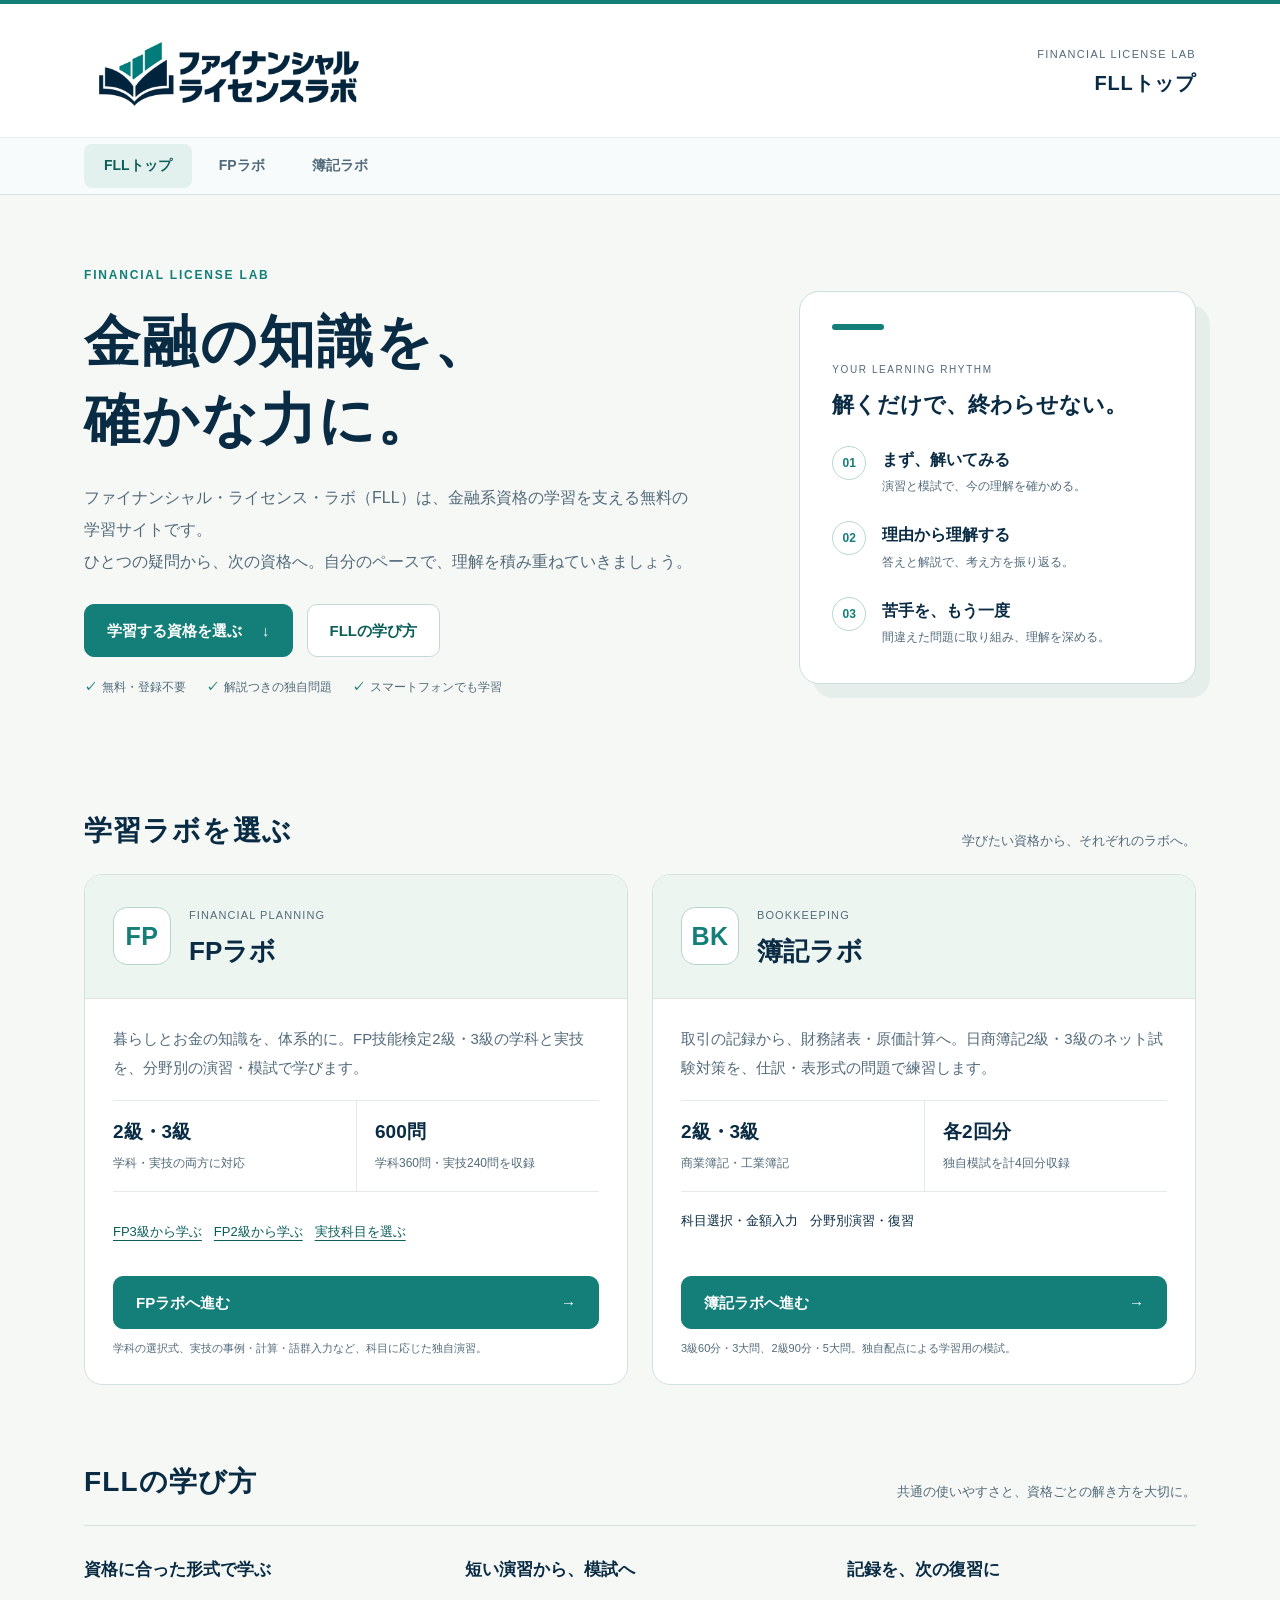
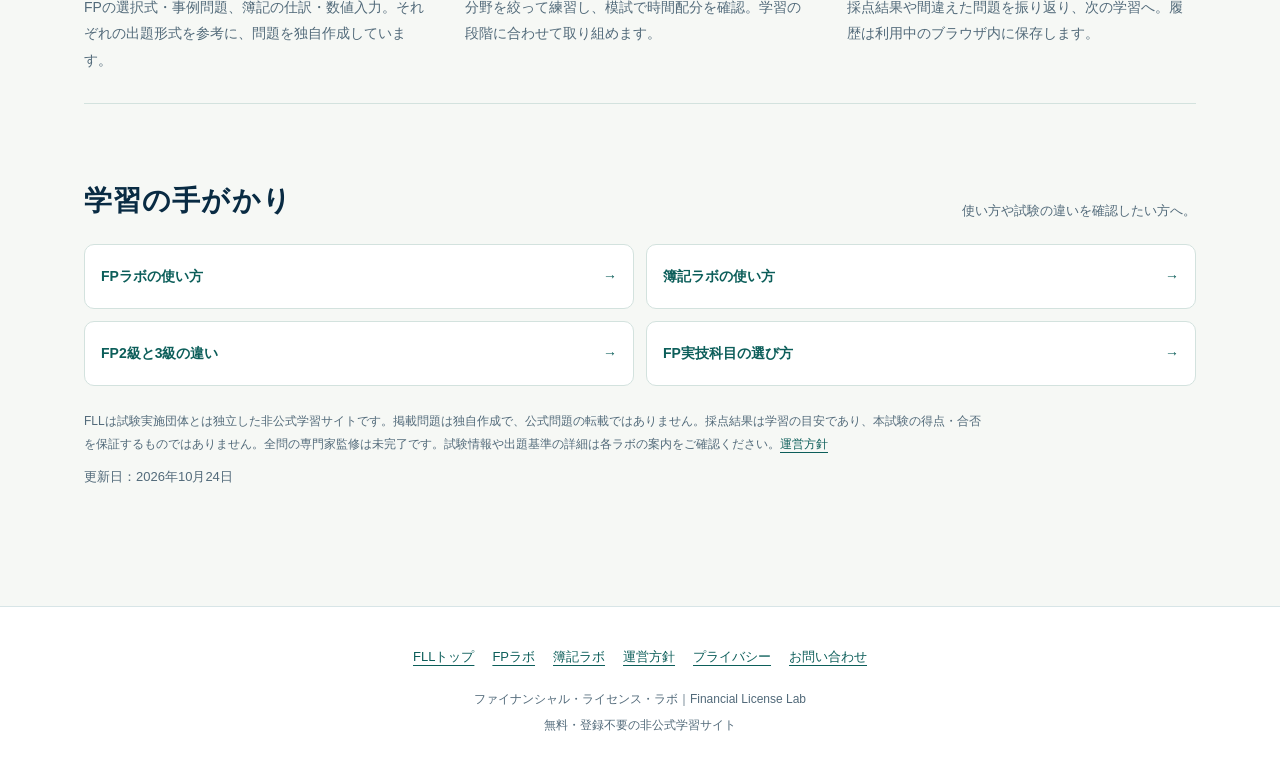
<file: index.html>
<!doctype html>
<html lang="ja"><head>
<meta http-equiv="Content-Security-Policy" content="default-src 'self'; base-uri 'none'; object-src 'none'; frame-src 'none'; form-action 'self'; script-src 'self' https://static.cloudflareinsights.com/beacon.min.js; style-src 'self' 'unsafe-inline'; img-src 'self' data:; font-src 'self'; connect-src 'self'; manifest-src 'self'">
<meta charset="UTF-8"><meta name="viewport" content="width=device-width,initial-scale=1">
<title>ファイナンシャル・ライセンス・ラボ｜FP・簿記の無料問題演習</title>
<meta name="description" content="ファイナンシャル・ライセンス・ラボ（FLL）は金融系資格の無料学習サイト。FPラボの2級・3級学科・実技と、簿記ラボの日商簿記2級・3級ネット模試へ。登録不要で演習・採点・解説・復習を利用できます。">
<meta name="google-adsense-account" content="ca-pub-9028316286727677"><meta name="google-site-verification" content="IaQ2h_bAxWYmvEXqQLdbZX7AEyEYOqppZuB3h4aoBC0">
<meta name="theme-color" content="#147e78"><meta name="apple-mobile-web-app-title" content="FLL"><meta name="application-name" content="FLL">
<link rel="canonical" href="https://fll-fp-lab.pages.dev/">
<link rel="apple-touch-icon" sizes="180x180" href="apple-touch-icon.png"><link rel="icon" type="image/png" sizes="32x32" href="favicon-32x32.png?v=2"><link rel="icon" type="image/x-icon" href="favicon.ico?v=2"><link rel="manifest" href="fll.webmanifest">
<link rel="stylesheet" href="style.css?v=b22c5daa8037d371"><link rel="stylesheet" href="brand.css?v=20261023d"><link rel="stylesheet" href="hub.css?v=20261024a">
<script src="fll.js?v=20261023c" defer></script>
</head><body class="hub-page"><a class="skip-link" href="#main">本文へ移動</a>
<header class="fll-header"><div class="fll-header-inner"><a class="fll-logo" href="index.html" aria-label="ファイナンシャル・ライセンス・ラボのトップへ"><img src="financial-license-lab-logo.png" width="900" height="300" alt="ファイナンシャル・ライセンス・ラボ"></a><div class="fll-context"><small>FINANCIAL LICENSE LAB</small><strong>FLLトップ</strong></div></div><nav class="fll-nav" aria-label="FLLの学習ラボ"><div class="fll-nav-inner"><a href="index.html" aria-current="page">FLLトップ</a><a href="fp.html">FPラボ</a><a href="boki.html">簿記ラボ</a></div></nav></header><main id="main" class="hub-main">
<section class="hub-hero" aria-labelledby="hub-title"><div>
<p class="hub-eyebrow">FINANCIAL LICENSE LAB</p>
<h1 id="hub-title">金融の知識を、
確かな力に。</h1>
<p class="hub-lead">ファイナンシャル・ライセンス・ラボ（FLL）は、金融系資格の学習を支える無料の学習サイトです。<br>ひとつの疑問から、次の資格へ。自分のペースで、理解を積み重ねていきましょう。</p>
<div class="hub-actions"><a class="hub-cta" href="#labs">学習する資格を選ぶ <span aria-hidden="true">↓</span></a><a class="hub-cta secondary" href="#approach">FLLの学び方</a></div>
<ul class="hub-tags"><li>無料・登録不要</li><li>解説つきの独自問題</li><li>スマートフォンでも学習</li></ul>
</div><aside class="hub-notebook" aria-labelledby="rhythm-title"><small>YOUR LEARNING RHYTHM</small><h2 id="rhythm-title">解くだけで、終わらせない。</h2><ol class="hub-rhythm"><li><span>01</span><div><strong>まず、解いてみる</strong><p>演習と模試で、今の理解を確かめる。</p></div></li><li><span>02</span><div><strong>理由から理解する</strong><p>答えと解説で、考え方を振り返る。</p></div></li><li><span>03</span><div><strong>苦手を、もう一度</strong><p>間違えた問題に取り組み、理解を深める。</p></div></li></ol></aside></section>
<section id="labs" class="hub-section" aria-labelledby="labs-title"><div class="hub-section-heading"><h2 id="labs-title">学習ラボを選ぶ</h2><p>学びたい資格から、それぞれのラボへ。</p></div><div class="hub-course-grid">
<article class="hub-course"><div class="hub-course-top"><span class="hub-monogram" aria-hidden="true">FP</span><div><small>FINANCIAL PLANNING</small><h3>FPラボ</h3></div></div><div class="hub-course-body"><p class="hub-course-description">暮らしとお金の知識を、体系的に。FP技能検定2級・3級の学科と実技を、分野別の演習・模試で学びます。</p><div class="hub-course-spec"><div><strong>2級・3級</strong><span>学科・実技の両方に対応</span></div><div><strong>600問</strong><span>学科360問・実技240問を収録</span></div></div><div class="hub-quick-links"><a href="fp.html?level=3">FP3級から学ぶ</a><a href="fp.html?level=2">FP2級から学ぶ</a><a href="fp.html?view=practical&amp;level=3">実技科目を選ぶ</a></div><a class="hub-cta" href="fp.html">FPラボへ進む <span aria-hidden="true">→</span></a><p class="hub-course-note">学科の選択式、実技の事例・計算・語群入力など、科目に応じた独自演習。</p></div></article>
<article class="hub-course"><div class="hub-course-top"><span class="hub-monogram" aria-hidden="true">BK</span><div><small>BOOKKEEPING</small><h3>簿記ラボ</h3></div></div><div class="hub-course-body"><p class="hub-course-description">取引の記録から、財務諸表・原価計算へ。日商簿記2級・3級のネット試験対策を、仕訳・表形式の問題で練習します。</p><div class="hub-course-spec"><div><strong>2級・3級</strong><span>商業簿記・工業簿記</span></div><div><strong>各2回分</strong><span>独自模試を計4回分収録</span></div></div><div class="hub-quick-links"><span>科目選択・金額入力</span><span>分野別演習・復習</span></div><a class="hub-cta" href="boki.html">簿記ラボへ進む <span aria-hidden="true">→</span></a><p class="hub-course-note">3級60分・3大問、2級90分・5大問。独自配点による学習用の模試。</p></div></article>
</div></section>
<section id="approach" class="hub-section" aria-labelledby="approach-title"><div class="hub-section-heading"><h2 id="approach-title">FLLの学び方</h2><p>共通の使いやすさと、資格ごとの解き方を大切に。</p></div><div class="hub-principles"><div><h3>資格に合った形式で学ぶ</h3><p>FPの選択式・事例問題、簿記の仕訳・数値入力。それぞれの出題形式を参考に、問題を独自作成しています。</p></div><div><h3>短い演習から、模試へ</h3><p>分野を絞って練習し、模試で時間配分を確認。学習の段階に合わせて取り組めます。</p></div><div><h3>記録を、次の復習に</h3><p>採点結果や間違えた問題を振り返り、次の学習へ。履歴は利用中のブラウザ内に保存します。</p></div></div></section>
<section class="hub-section" aria-labelledby="guides-title"><div class="hub-section-heading"><h2 id="guides-title">学習の手がかり</h2><p>使い方や試験の違いを確認したい方へ。</p></div><div class="hub-guide-grid"><a href="guide.html">FPラボの使い方 <span aria-hidden="true">→</span></a><a href="boki.html#boki-guide">簿記ラボの使い方 <span aria-hidden="true">→</span></a><a href="fp-level-comparison.html">FP2級と3級の違い <span aria-hidden="true">→</span></a><a href="practical-tracks.html">FP実技科目の選び方 <span aria-hidden="true">→</span></a></div><p class="hub-notice">FLLは試験実施団体とは独立した非公式学習サイトです。掲載問題は独自作成で、公式問題の転載ではありません。採点結果は学習の目安であり、本試験の得点・合否を保証するものではありません。全問の専門家監修は未完了です。試験情報や出題基準の詳細は各ラボの案内をご確認ください。<a href="about.html">運営方針</a></p><p class="muted small">更新日：2026年10月24日</p></section>
</main>
<footer class="fll-footer"><nav aria-label="FLLサイト案内"><a href="index.html">FLLトップ</a><a href="fp.html">FPラボ</a><a href="boki.html">簿記ラボ</a><a href="about.html">運営方針</a><a href="privacy.html">プライバシー</a><a href="contact.html">お問い合わせ</a></nav><p>ファイナンシャル・ライセンス・ラボ｜Financial License Lab</p><p>無料・登録不要の非公式学習サイト</p></footer>
</body></html>
</file>
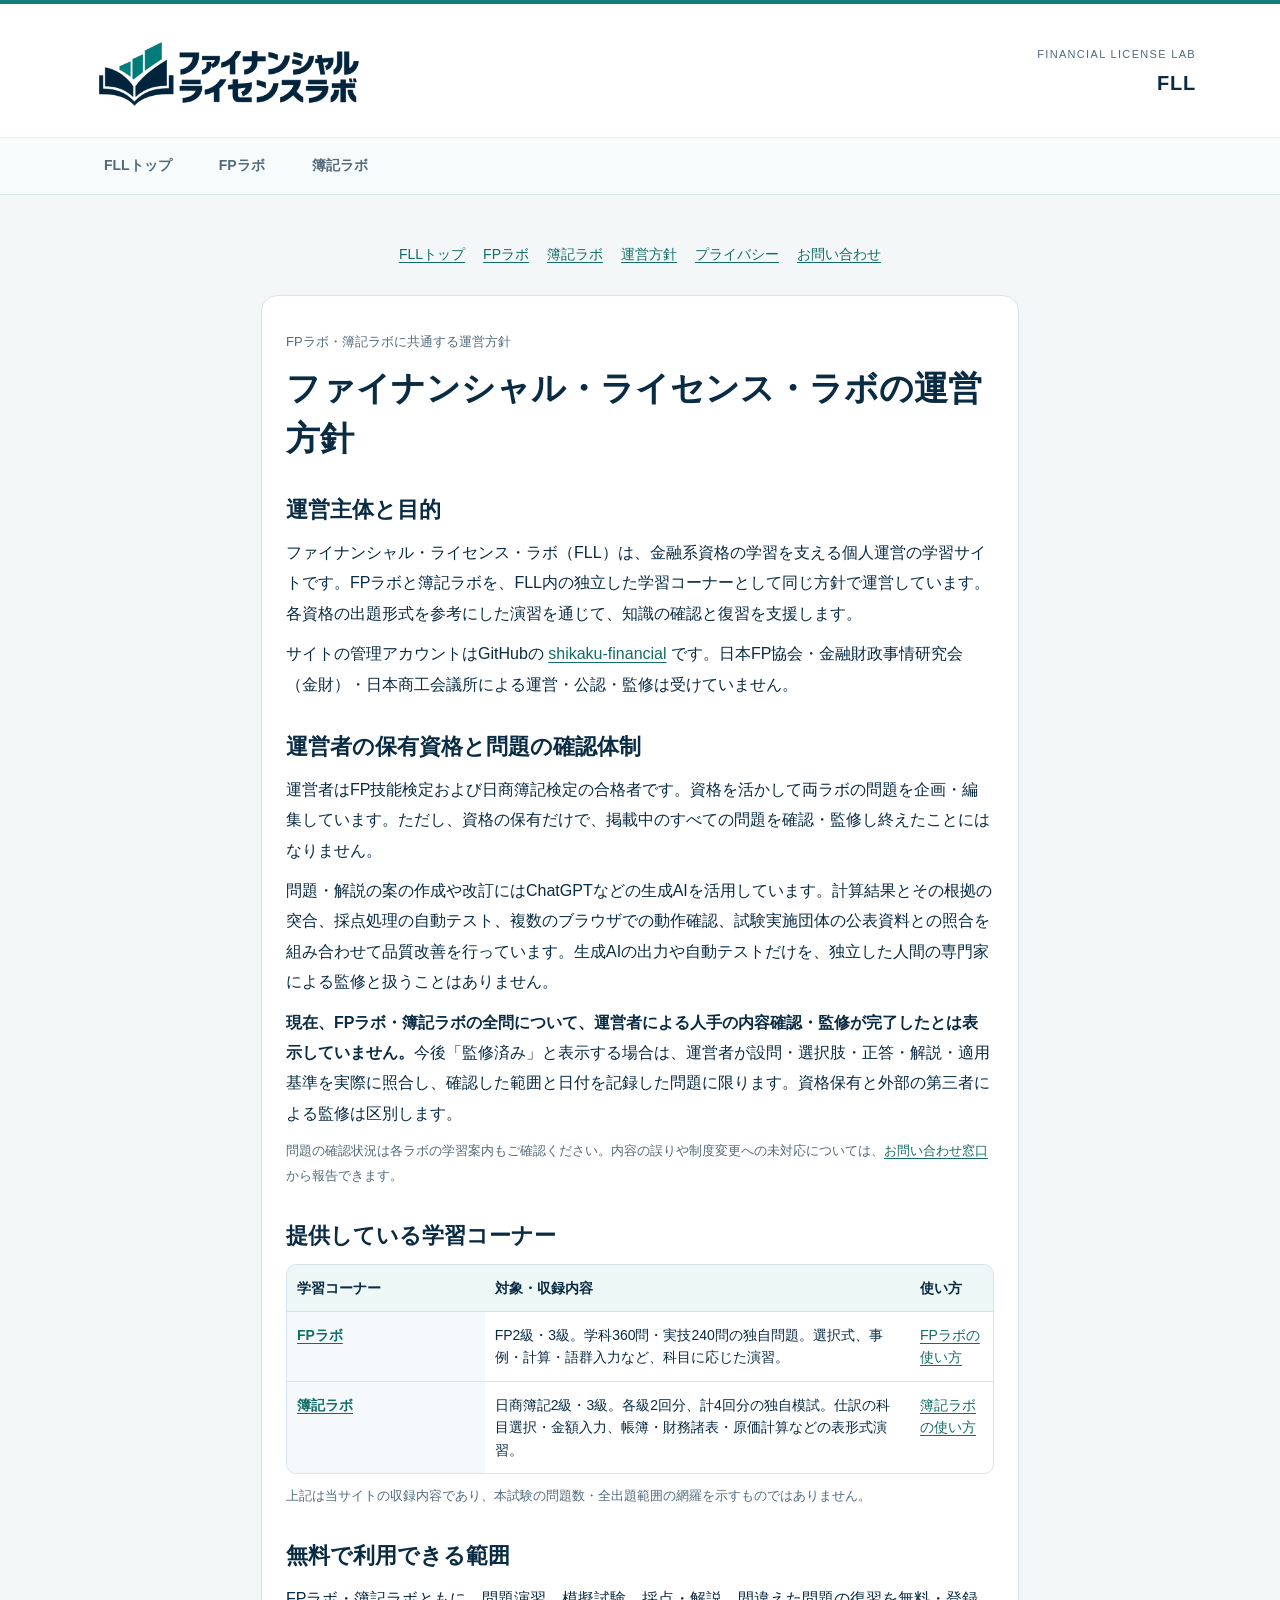
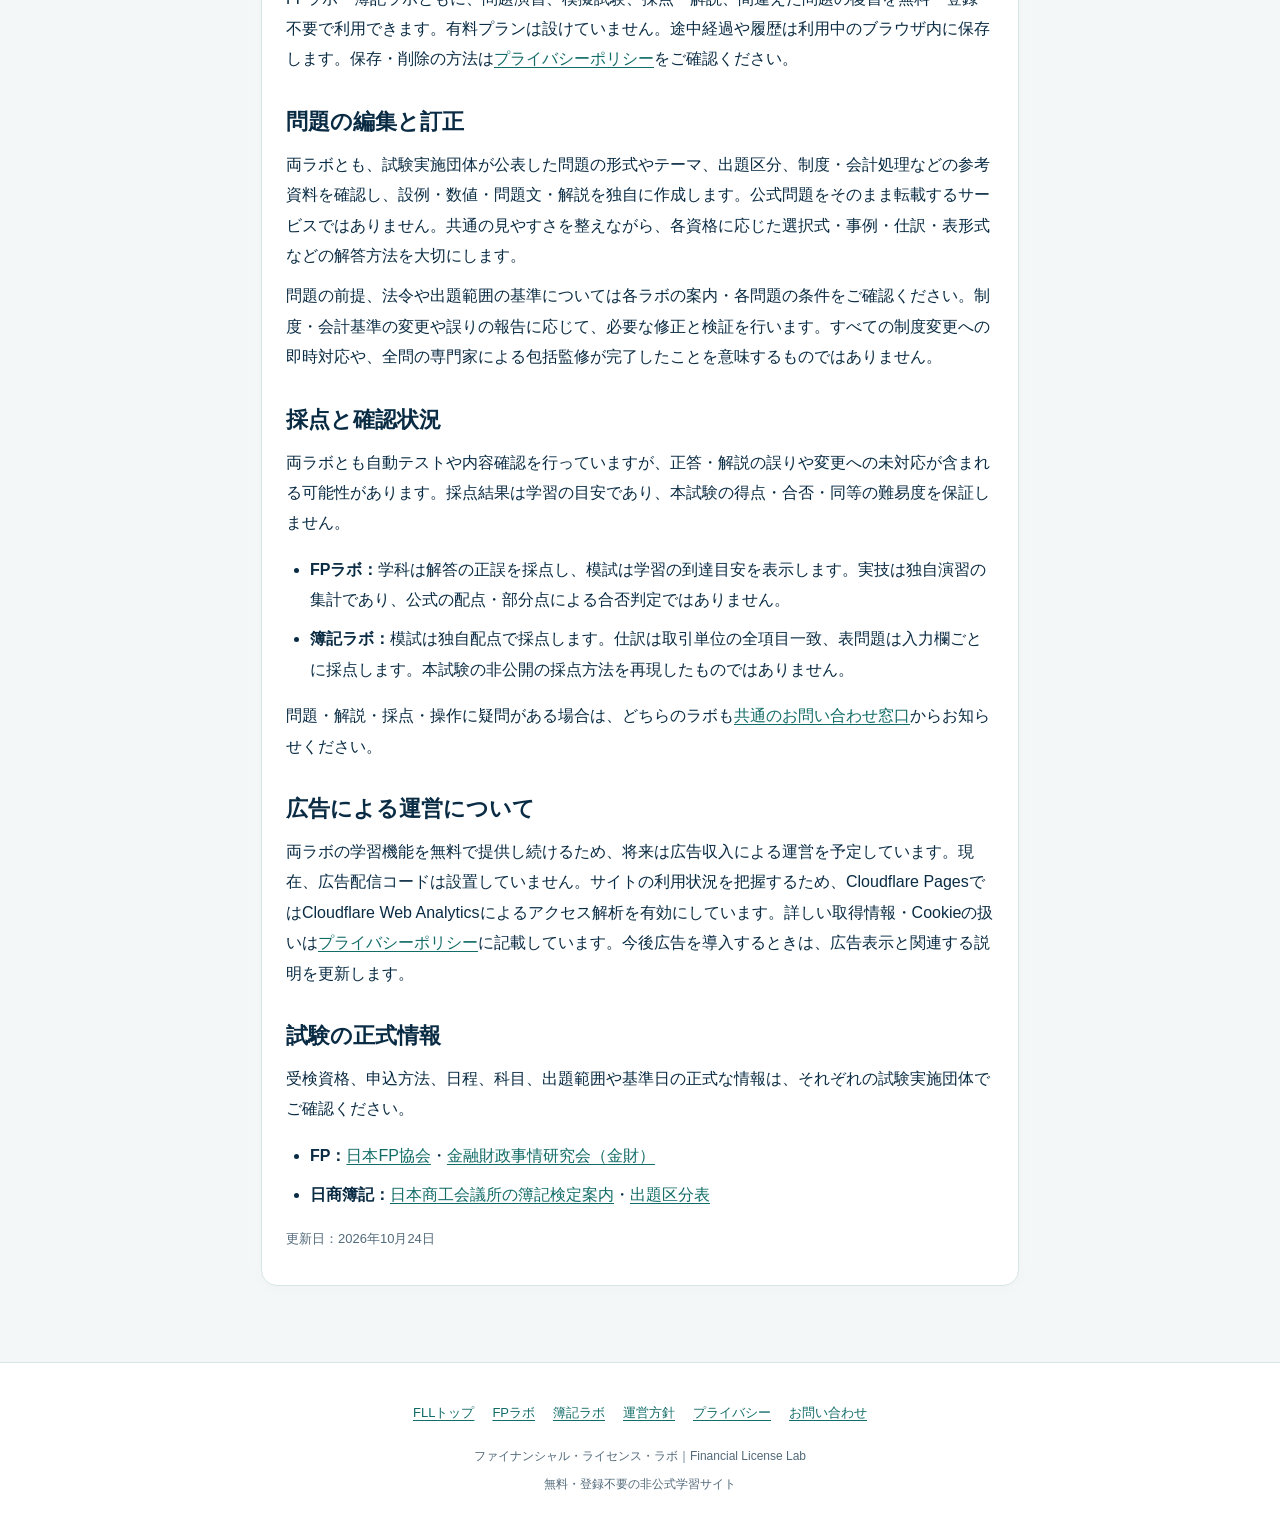
<file: about.html>
<!doctype html>
<html lang="ja"><head>
  <meta http-equiv="Content-Security-Policy" content="default-src 'self'; base-uri 'none'; object-src 'none'; frame-src 'none'; form-action 'self'; script-src 'self' https://static.cloudflareinsights.com/beacon.min.js; style-src 'self' 'unsafe-inline'; img-src 'self' data:; font-src 'self'; connect-src 'self'; manifest-src 'self'"><meta charset="utf-8"><meta name="viewport" content="width=device-width,initial-scale=1">
<title>ファイナンシャル・ライセンス・ラボの運営方針</title><meta name="description" content="ファイナンシャル・ライセンス・ラボの運営主体、FPラボ・簿記ラボの無料で学べる範囲、問題の編集方針と確認状況をご案内します。">
<link rel="canonical" href="https://fll-fp-lab.pages.dev/about">
<link rel="stylesheet" href="style.css?v=13a40bb60b47f639"><link rel="stylesheet" href="info.css?v=1">
  <link rel="apple-touch-icon" sizes="180x180" href="apple-touch-icon.png">
  <link rel="icon" type="image/png" sizes="32x32" href="favicon-32x32.png?v=2">
  <link rel="icon" type="image/x-icon" href="favicon.ico?v=2">
  <link rel="manifest" href="fll.webmanifest">
  <meta name="apple-mobile-web-app-title" content="FLL">
  <meta name="application-name" content="FLL">
<link rel="stylesheet" href="brand.css?v=20261023d">
</head>
<body class="info-page"><a class="skip-link" href="#content">本文へ</a>
<header class="fll-header"><div class="fll-header-inner"><a class="fll-logo" href="index.html" aria-label="ファイナンシャル・ライセンス・ラボのトップへ"><img src="financial-license-lab-logo.png" width="900" height="300" alt="ファイナンシャル・ライセンス・ラボ"></a><div class="fll-context"><small>FINANCIAL LICENSE LAB</small><strong>FLL</strong></div></div><nav class="fll-nav" aria-label="FLLの学習ラボ"><div class="fll-nav-inner"><a href="index.html">FLLトップ</a><a href="fp.html">FPラボ</a><a href="boki.html">簿記ラボ</a></div></nav></header>
<main class="container" id="content"><nav class="info-nav" aria-label="サイト案内"><a href="index.html">FLLトップ</a><a href="fp.html">FPラボ</a><a href="boki.html">簿記ラボ</a><a href="about.html">運営方針</a><a href="privacy.html">プライバシー</a><a href="contact.html">お問い合わせ</a></nav><article class="card" id="fll-about-policy"><p class="muted small">FPラボ・簿記ラボに共通する運営方針</p><h1>ファイナンシャル・ライセンス・ラボの運営方針</h1>
<h2>運営主体と目的</h2><p>ファイナンシャル・ライセンス・ラボ（FLL）は、金融系資格の学習を支える個人運営の学習サイトです。FPラボと簿記ラボを、FLL内の独立した学習コーナーとして同じ方針で運営しています。各資格の出題形式を参考にした演習を通じて、知識の確認と復習を支援します。</p>
<p>サイトの管理アカウントはGitHubの <a href="https://github.com/shikaku-financial">shikaku-financial</a> です。日本FP協会・金融財政事情研究会（金財）・日本商工会議所による運営・公認・監修は受けていません。</p>
<h2 id="review-policy">運営者の保有資格と問題の確認体制</h2>
<p>運営者はFP技能検定および日商簿記検定の合格者です。資格を活かして両ラボの問題を企画・編集しています。ただし、資格の保有だけで、掲載中のすべての問題を確認・監修し終えたことにはなりません。</p>
<p>問題・解説の案の作成や改訂にはChatGPTなどの生成AIを活用しています。計算結果とその根拠の突合、採点処理の自動テスト、複数のブラウザでの動作確認、試験実施団体の公表資料との照合を組み合わせて品質改善を行っています。生成AIの出力や自動テストだけを、独立した人間の専門家による監修と扱うことはありません。</p>
<p><strong>現在、FPラボ・簿記ラボの全問について、運営者による人手の内容確認・監修が完了したとは表示していません。</strong>今後「監修済み」と表示する場合は、運営者が設問・選択肢・正答・解説・適用基準を実際に照合し、確認した範囲と日付を記録した問題に限ります。資格保有と外部の第三者による監修は区別します。</p>
<p class="muted small">問題の確認状況は各ラボの学習案内もご確認ください。内容の誤りや制度変更への未対応については、<a href="contact.html">お問い合わせ窓口</a>から報告できます。</p>
<h2>提供している学習コーナー</h2>
<div class="comparison-table-scroll" role="region" tabindex="0" aria-label="FPラボと簿記ラボの提供内容。横にスクロールできます"><table><thead><tr><th scope="col">学習コーナー</th><th scope="col">対象・収録内容</th><th scope="col">使い方</th></tr></thead><tbody><tr><th scope="row"><a href="fp.html">FPラボ</a></th><td>FP2級・3級。学科360問・実技240問の独自問題。選択式、事例・計算・語群入力など、科目に応じた演習。</td><td><a href="guide.html">FPラボの使い方</a></td></tr><tr><th scope="row"><a href="boki.html">簿記ラボ</a></th><td>日商簿記2級・3級。各級2回分、計4回分の独自模試。仕訳の科目選択・金額入力、帳簿・財務諸表・原価計算などの表形式演習。</td><td><a href="boki.html#boki-guide">簿記ラボの使い方</a></td></tr></tbody></table></div>
<p class="muted small">上記は当サイトの収録内容であり、本試験の問題数・全出題範囲の網羅を示すものではありません。</p>
<h2>無料で利用できる範囲</h2><p>FPラボ・簿記ラボともに、問題演習、模擬試験、採点・解説、間違えた問題の復習を無料・登録不要で利用できます。有料プランは設けていません。途中経過や履歴は利用中のブラウザ内に保存します。保存・削除の方法は<a href="privacy.html">プライバシーポリシー</a>をご確認ください。</p>
<h2>問題の編集と訂正</h2><p>両ラボとも、試験実施団体が公表した問題の形式やテーマ、出題区分、制度・会計処理などの参考資料を確認し、設例・数値・問題文・解説を独自に作成します。公式問題をそのまま転載するサービスではありません。共通の見やすさを整えながら、各資格に応じた選択式・事例・仕訳・表形式などの解答方法を大切にします。</p>
<p>問題の前提、法令や出題範囲の基準については各ラボの案内・各問題の条件をご確認ください。制度・会計基準の変更や誤りの報告に応じて、必要な修正と検証を行います。すべての制度変更への即時対応や、全問の専門家による包括監修が完了したことを意味するものではありません。</p>
<h2>採点と確認状況</h2><p>両ラボとも自動テストや内容確認を行っていますが、正答・解説の誤りや変更への未対応が含まれる可能性があります。採点結果は学習の目安であり、本試験の得点・合否・同等の難易度を保証しません。</p>
<ul><li><strong>FPラボ：</strong>学科は解答の正誤を採点し、模試は学習の到達目安を表示します。実技は独自演習の集計であり、公式の配点・部分点による合否判定ではありません。</li><li><strong>簿記ラボ：</strong>模試は独自配点で採点します。仕訳は取引単位の全項目一致、表問題は入力欄ごとに採点します。本試験の非公開の採点方法を再現したものではありません。</li></ul>
<p>問題・解説・採点・操作に疑問がある場合は、どちらのラボも<a href="contact.html">共通のお問い合わせ窓口</a>からお知らせください。</p>
<h2>広告による運営について</h2><p>両ラボの学習機能を無料で提供し続けるため、将来は広告収入による運営を予定しています。現在、広告配信コードは設置していません。サイトの利用状況を把握するため、Cloudflare PagesではCloudflare Web Analyticsによるアクセス解析を有効にしています。詳しい取得情報・Cookieの扱いは<a href="privacy.html">プライバシーポリシー</a>に記載しています。今後広告を導入するときは、広告表示と関連する説明を更新します。</p>
<h2>試験の正式情報</h2><p>受検資格、申込方法、日程、科目、出題範囲や基準日の正式な情報は、それぞれの試験実施団体でご確認ください。</p><ul><li><strong>FP：</strong><a href="https://www.jafp.or.jp/exam/outline/">日本FP協会</a>・<a href="https://www.kinzai.or.jp/ginou/fp/list/fp">金融財政事情研究会（金財）</a></li><li><strong>日商簿記：</strong><a href="https://www.kentei.ne.jp/bookkeeping">日本商工会議所の簿記検定案内</a>・<a href="https://www.kentei.ne.jp/bookkeeping/exam-list">出題区分表</a></li></ul><p class="muted small">更新日：2026年10月24日</p></article></main>
<footer class="fll-footer"><nav aria-label="FLLサイト案内"><a href="index.html">FLLトップ</a><a href="fp.html">FPラボ</a><a href="boki.html">簿記ラボ</a><a href="about.html">運営方針</a><a href="privacy.html">プライバシー</a><a href="contact.html">お問い合わせ</a></nav><p>ファイナンシャル・ライセンス・ラボ｜Financial License Lab</p><p>無料・登録不要の非公式学習サイト</p></footer></body></html>
</file>
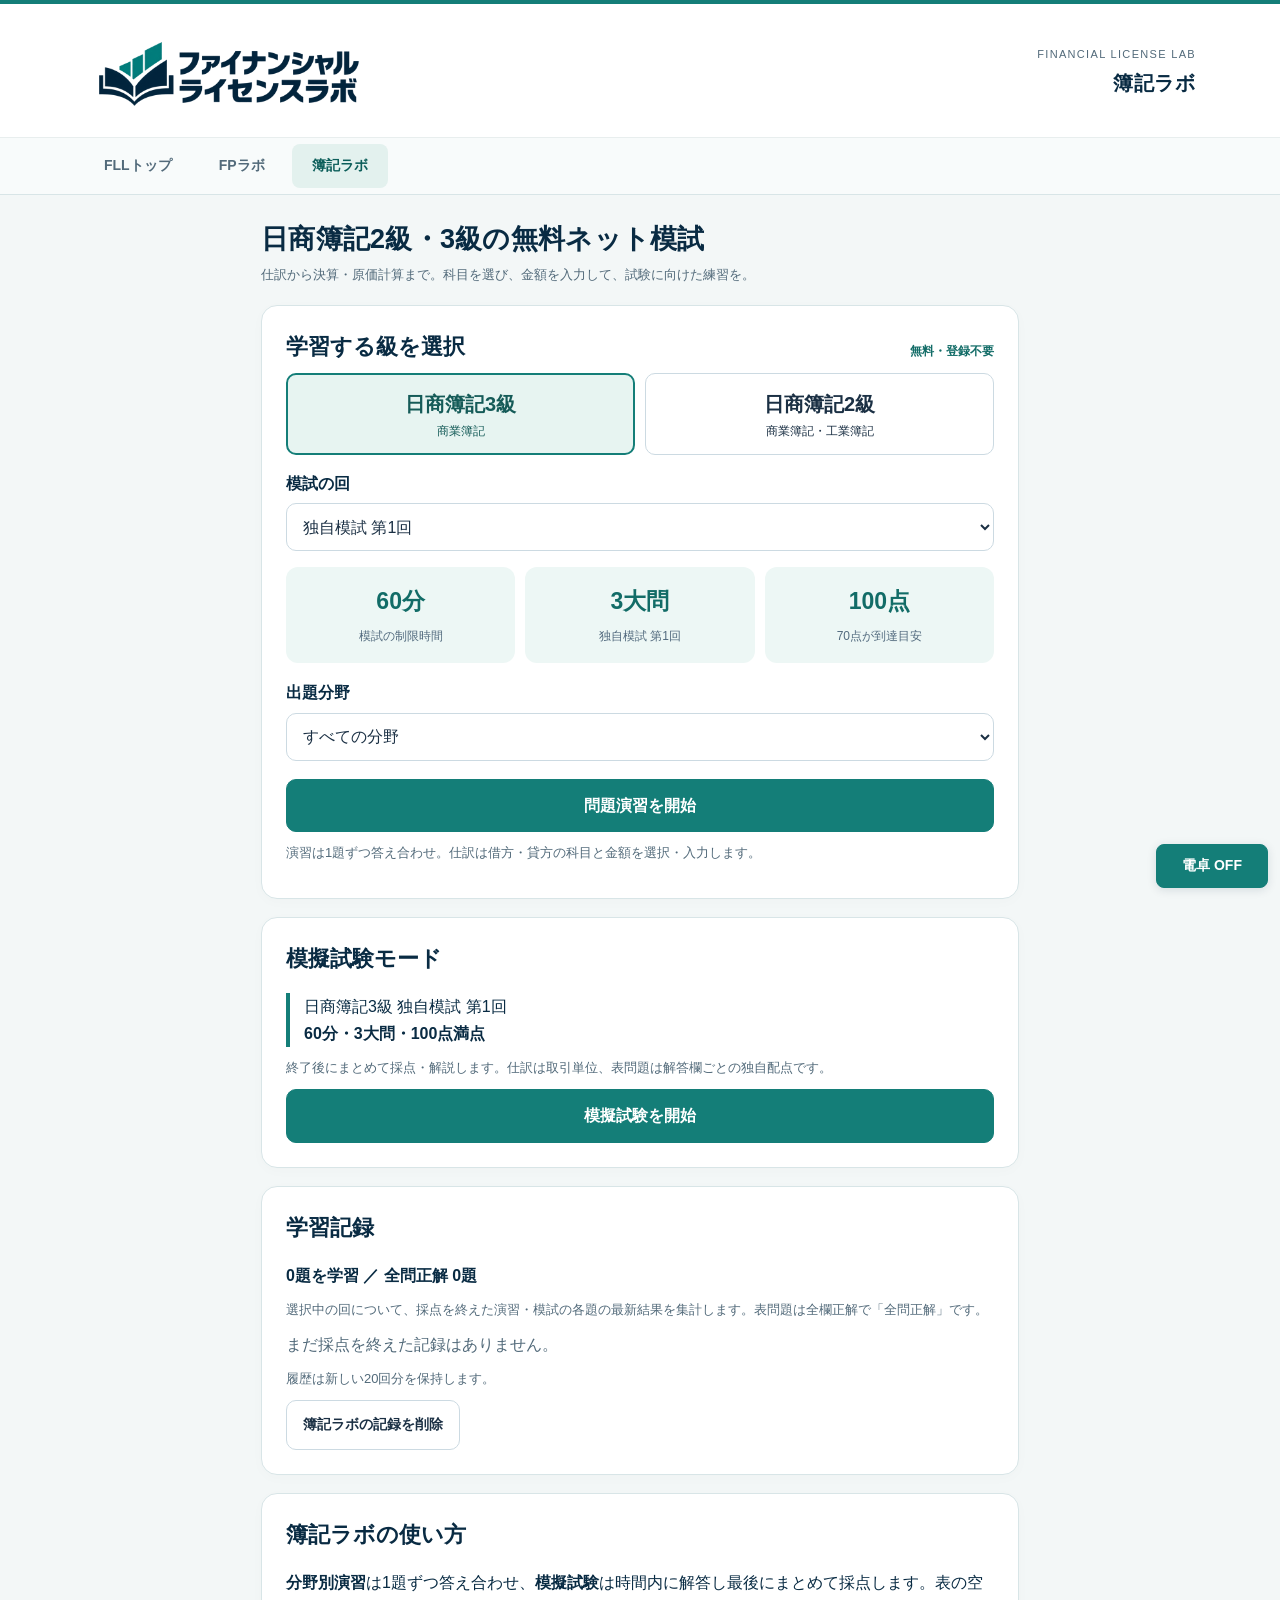
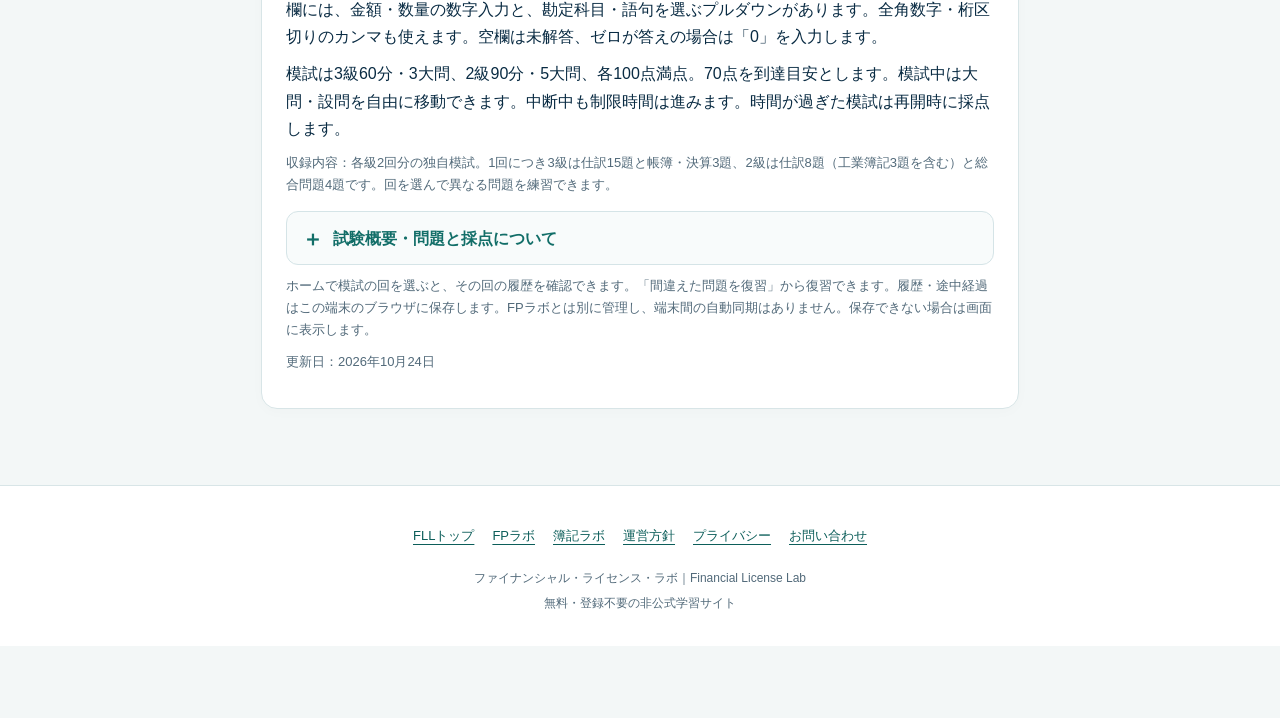
<file: boki.html>
<!doctype html>
<html lang="ja">
<head>
  <meta http-equiv="Content-Security-Policy" content="default-src 'self'; base-uri 'none'; object-src 'none'; frame-src 'none'; form-action 'self'; script-src 'self' https://static.cloudflareinsights.com/beacon.min.js; style-src 'self' 'unsafe-inline'; img-src 'self' data:; font-src 'self'; connect-src 'self'; manifest-src 'self'">
  <meta charset="UTF-8">
  <meta name="viewport" content="width=device-width,initial-scale=1">
  <title>簿記ラボ｜日商簿記2級・3級 無料ネット模試｜ファイナンシャル・ライセンス・ラボ</title>
  <meta name="description" content="簿記ラボは日商簿記2級・3級ネット試験対策の無料・登録不要の非公式学習サイト。各級2回分の独自模試、仕訳・表形式の分野別演習、採点・解説・復習、中断再開に対応。">
  <meta name="theme-color" content="#147e78">
  <meta name="apple-mobile-web-app-title" content="簿記ラボ">
  <meta name="application-name" content="簿記ラボ">
  <link rel="canonical" href="https://fll-fp-lab.pages.dev/boki">
  <link rel="apple-touch-icon" sizes="180x180" href="apple-touch-icon.png">
  <link rel="icon" type="image/png" sizes="32x32" href="favicon-32x32.png?v=2">
  <link rel="icon" type="image/x-icon" href="favicon.ico?v=2">
  <link rel="manifest" href="boki.webmanifest">
  <link rel="stylesheet" href="style.css?v=a25bc16d09e413">
  <link rel="stylesheet" href="boki.css?v=20261025readable">
  <script src="boki-data.js?v=20261024q" defer></script>
  <script src="boki-extra.js?v=20261024p" defer></script>
  <script src="boki-core.js?v=20261024n" defer></script>
  <script src="boki.js?v=20261025readable" defer></script>
<link rel="stylesheet" href="brand.css?v=20261023d">
<link rel="stylesheet" href="calculator.css?v=20261024a">
<script src="calculator.js?v=20261024a" defer></script>
</head>
<body>
  <a class="skip-link" href="#boki-main">本文へ移動</a>
  <header class="fll-header"><div class="fll-header-inner"><a class="fll-logo" href="index.html" aria-label="ファイナンシャル・ライセンス・ラボのトップへ"><img src="financial-license-lab-logo.png" width="900" height="300" alt="ファイナンシャル・ライセンス・ラボ"></a><div class="fll-context"><small>FINANCIAL LICENSE LAB</small><strong>簿記ラボ</strong></div></div><nav class="fll-nav" aria-label="FLLの学習ラボ"><div class="fll-nav-inner"><a href="index.html">FLLトップ</a><a href="fp.html">FPラボ</a><a href="boki.html" aria-current="page">簿記ラボ</a></div></nav></header>
  <main class="container" id="boki-main">
    <h1 class="landing-title">日商簿記2級・3級の無料ネット模試</h1>
    <p class="muted small landing-intro">仕訳から決算・原価計算まで。科目を選び、金額を入力して、試験に向けた練習を。</p>
    <p id="boki-notice" class="boki-notice hidden" role="status"></p>
    <div id="boki-app"><p>学習画面を読み込んでいます。</p></div>
    <noscript><p class="card">問題演習にはJavaScriptを有効にしてください。試験概要と参考情報は下記から確認できます。</p></noscript>
    <section class="card" aria-labelledby="boki-guide">
      <h2 id="boki-guide">簿記ラボの使い方</h2>
      <p><strong>分野別演習</strong>は1題ずつ答え合わせ、<strong>模擬試験</strong>は時間内に解答し最後にまとめて採点します。表の空欄には、金額・数量の数字入力と、勘定科目・語句を選ぶプルダウンがあります。全角数字・桁区切りのカンマも使えます。空欄は未解答、ゼロが答えの場合は「0」を入力します。</p>
      <p id="boki-exam-guide">模試は3級60分・3大問、2級90分・5大問、各100点満点。70点を到達目安とします。模試中は大問・設問を自由に移動できます。中断中も制限時間は進みます。時間が過ぎた模試は再開時に採点します。</p>
      <p class="muted small">収録内容：各級2回分の独自模試。1回につき3級は仕訳15題と帳簿・決算3題、2級は仕訳8題（工業簿記3題を含む）と総合問題4題です。回を選んで異なる問題を練習できます。</p>
      <details class="usage-details"><summary>試験概要・問題と採点について</summary><div class="usage-details-body">
        <p>公式のネット試験は3級が商業簿記・60分・3題以内、2級が商業簿記と工業簿記（原価計算を含む）・90分・5題以内で、合格基準はいずれも70%以上です。仕訳の勘定科目はプルダウン選択、金額・科目名などには入力式があります。</p>
        <p>当サイトは日本商工会議所のサンプルの出題構成を参考に、問題・数値・解説を独自作成しています。公式問題の転載ではありません。本試験の画面・難易度・非公開の採点方法を再現したものではなく、採点は当サイト独自です。仕訳は取引単位で全項目一致、表問題は入力欄ごとに採点します。</p>
        <p id="boki-official-input-guide">本試験の解答では、金額は数字のみで入力します（「円」などの文字や記号は入力しないでください。桁区切りのカンマも不要です）。また、仕訳の同じ側（借方・貸方のそれぞれ）で同一勘定科目を2回使用すると、本試験では不正解になります。当サイトは練習しやすいように全角数字と桁区切りカンマの入力にも対応していますが、<strong>本試験に向けて半角数字のみ・同じ側の科目重複なし</strong>で解答する習慣を付けましょう。当サイトも、同じ側の勘定科目を複数行に分けると、金額が合っていても不正解と判定します。入力中は重複をお知らせしますので、同じ側の勘定科目は必ず1行にまとめてください。正式な入力ルールは<a href="https://www.kentei.ne.jp/33013" target="_blank" rel="noopener noreferrer">日本商工会議所のネット試験案内 ↗</a>をご確認ください。</p>
        <p>公式サンプルには、勘定科目などの語句を選択・入力する空欄もあります。簿記ラボの4回分の模試に勘定科目・語句選択の空欄を設け、決算・財務諸表の表示科目や連結上の持分区分も練習できますが、独自作成の問題であり、公式試験のすべての解答形式を再現したものではありません。<a href="https://www.kentei.ne.jp/bookkeeping/sample/sample_3" target="_blank" rel="noopener noreferrer">3級</a>・<a href="https://www.kentei.ne.jp/bookkeeping/sample/sample-two" target="_blank" rel="noopener noreferrer">2級</a>の公式サンプルも併用してください。</p>
        <p>収録問題は2026年度（2026年4月1日～2027年3月31日）の出題区分を参考にしています。3級模試の配点は2026年度の第1問45点・第2問20点・第3問35点です。2027年4月1日以降の3級本試験は第1問45点・第2問25点・第3問30点に変更されますが、当サイトの模試配点は自動で切り替わりません。2027年度の出題区分改定への対応は未完了です。受験年度に応じて<a href="https://www.kentei.ne.jp/bookkeeping/35697-2" target="_blank" rel="noopener noreferrer">公式の出題区分表 ↗</a>と<a href="https://www.kentei.ne.jp/51504" target="_blank" rel="noopener noreferrer">3級の配点変更案内 ↗</a>をご確認ください。</p>
        <p>全問の専門家監修は未完了です。運営者の保有資格、ChatGPTを利用した問題作成と検証、監修の表示基準については<a href="about.html#review-policy">運営方針</a>をご覧ください。結果は学習の目安で、実際の合否を保証しません。スマートフォンでも練習できますが、本試験は会場のパソコンで受験します。</p>
        <p><a href="https://www.kentei.ne.jp/33013" target="_blank" rel="noopener noreferrer">日本商工会議所：ネット試験の案内 ↗</a><br><a href="https://www.kentei.ne.jp/bookkeeping/sample/sample_3" target="_blank" rel="noopener noreferrer">3級公式サンプル ↗</a> ／ <a href="https://www.kentei.ne.jp/bookkeeping/sample/sample-two" target="_blank" rel="noopener noreferrer">2級公式サンプル ↗</a></p>
      </div></details>
      <p class="muted small" id="boki-progress-guide">ホームで模試の回を選ぶと、その回の履歴を確認できます。「間違えた問題を復習」から復習できます。履歴・途中経過はこの端末のブラウザに保存します。FPラボとは別に管理し、端末間の自動同期はありません。保存できない場合は画面に表示します。</p>
      <p class="muted small">更新日：2026年10月24日</p>
    </section>
  </main>
  <footer class="fll-footer"><nav aria-label="FLLサイト案内"><a href="index.html">FLLトップ</a><a href="fp.html">FPラボ</a><a href="boki.html">簿記ラボ</a><a href="about.html">運営方針</a><a href="privacy.html">プライバシー</a><a href="contact.html">お問い合わせ</a></nav><p>ファイナンシャル・ライセンス・ラボ｜Financial License Lab</p><p>無料・登録不要の非公式学習サイト</p></footer>
</body>
</html>
</file>
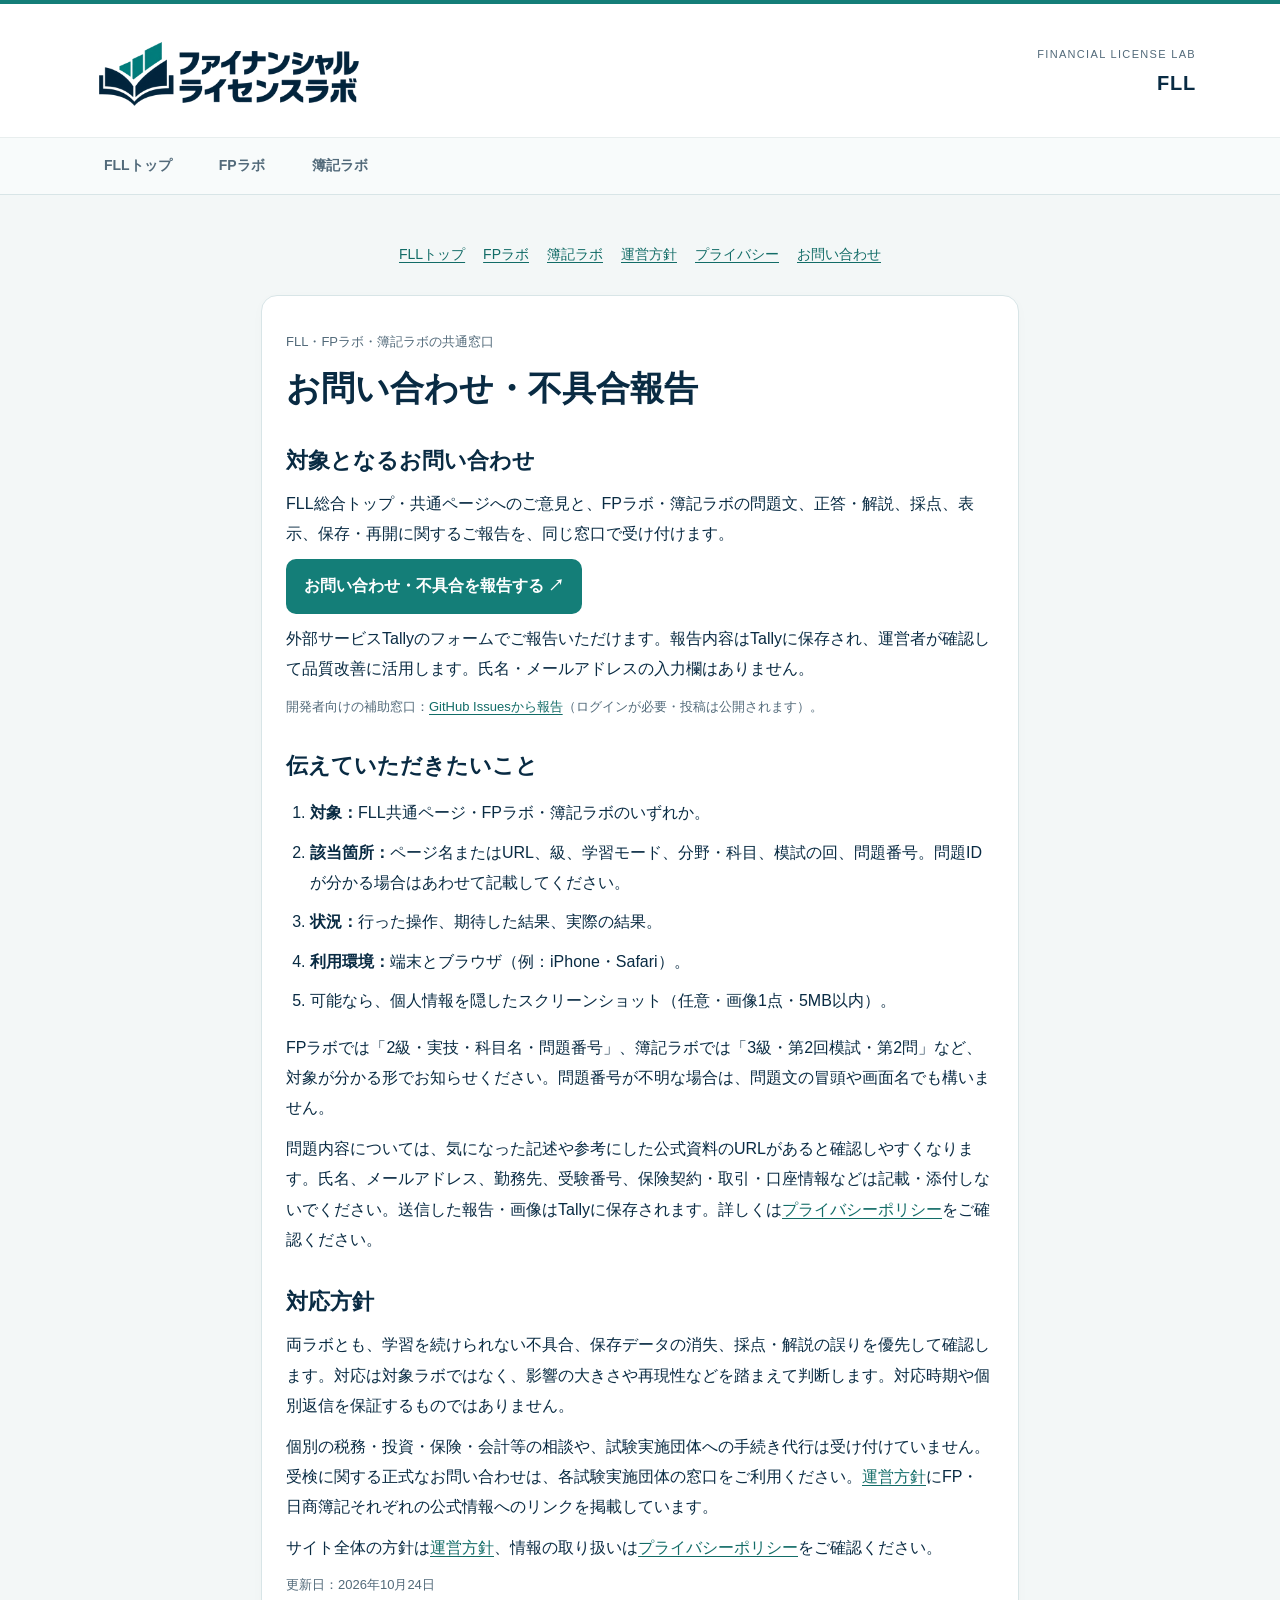
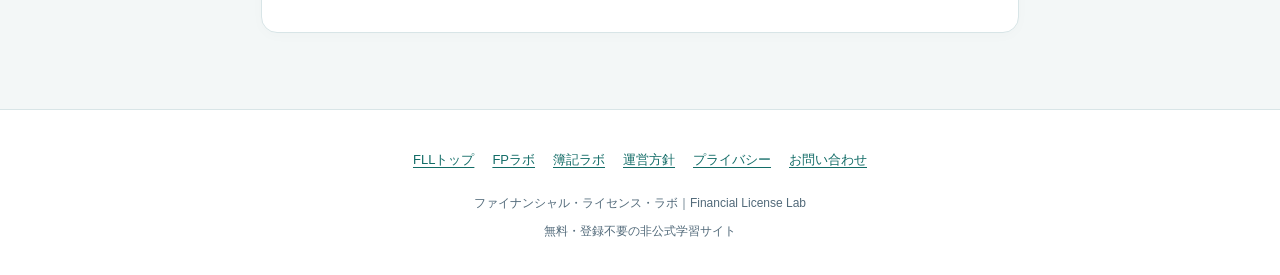
<file: contact.html>
<!doctype html>
<html lang="ja"><head>
  <meta http-equiv="Content-Security-Policy" content="default-src 'self'; base-uri 'none'; object-src 'none'; frame-src 'none'; form-action 'self'; script-src 'self' https://static.cloudflareinsights.com/beacon.min.js; style-src 'self' 'unsafe-inline'; img-src 'self' data:; font-src 'self'; connect-src 'self'; manifest-src 'self'"><meta charset="utf-8"><meta name="viewport" content="width=device-width,initial-scale=1">
<title>お問い合わせ・不具合報告｜ファイナンシャル・ライセンス・ラボ</title><meta name="description" content="FLL総合トップ・FPラボ・簿記ラボの共通お問い合わせ窓口。問題内容、採点、表示、保存・再開の不具合や改善のご意見を報告する方法をご案内します。">
<link rel="canonical" href="https://fll-fp-lab.pages.dev/contact">
<link rel="stylesheet" href="style.css?v=13a40bb60b47f639"><link rel="stylesheet" href="info.css?v=1">
  <link rel="apple-touch-icon" sizes="180x180" href="apple-touch-icon.png">
  <link rel="icon" type="image/png" sizes="32x32" href="favicon-32x32.png?v=2">
  <link rel="icon" type="image/x-icon" href="favicon.ico?v=2">
  <link rel="manifest" href="fll.webmanifest">
  <meta name="apple-mobile-web-app-title" content="FLL">
  <meta name="application-name" content="FLL">
<link rel="stylesheet" href="brand.css?v=20261023d">
</head>
<body class="info-page"><a class="skip-link" href="#content">本文へ</a>
<header class="fll-header"><div class="fll-header-inner"><a class="fll-logo" href="index.html" aria-label="ファイナンシャル・ライセンス・ラボのトップへ"><img src="financial-license-lab-logo.png" width="900" height="300" alt="ファイナンシャル・ライセンス・ラボ"></a><div class="fll-context"><small>FINANCIAL LICENSE LAB</small><strong>FLL</strong></div></div><nav class="fll-nav" aria-label="FLLの学習ラボ"><div class="fll-nav-inner"><a href="index.html">FLLトップ</a><a href="fp.html">FPラボ</a><a href="boki.html">簿記ラボ</a></div></nav></header>
<main class="container" id="content"><nav class="info-nav" aria-label="サイト案内"><a href="index.html">FLLトップ</a><a href="fp.html">FPラボ</a><a href="boki.html">簿記ラボ</a><a href="about.html">運営方針</a><a href="privacy.html">プライバシー</a><a href="contact.html">お問い合わせ</a></nav><article class="card" id="fll-contact-policy"><p class="muted small">FLL・FPラボ・簿記ラボの共通窓口</p><h1>お問い合わせ・不具合報告</h1>
<h2>対象となるお問い合わせ</h2><p>FLL総合トップ・共通ページへのご意見と、FPラボ・簿記ラボの問題文、正答・解説、採点、表示、保存・再開に関するご報告を、同じ窓口で受け付けます。</p>
<p><a class="info-cta" href="https://tally.so/r/e5qgKJ">お問い合わせ・不具合を報告する ↗</a></p>
<p>外部サービスTallyのフォームでご報告いただけます。報告内容はTallyに保存され、運営者が確認して品質改善に活用します。氏名・メールアドレスの入力欄はありません。</p>
<p class="muted small">開発者向けの補助窓口：<a href="https://github.com/shikaku-financial/fp-study-site/issues/new?template=question-report.md">GitHub Issuesから報告</a>（ログインが必要・投稿は公開されます）。</p>
<h2>伝えていただきたいこと</h2><ol><li><strong>対象：</strong>FLL共通ページ・FPラボ・簿記ラボのいずれか。</li><li><strong>該当箇所：</strong>ページ名またはURL、級、学習モード、分野・科目、模試の回、問題番号。問題IDが分かる場合はあわせて記載してください。</li><li><strong>状況：</strong>行った操作、期待した結果、実際の結果。</li><li><strong>利用環境：</strong>端末とブラウザ（例：iPhone・Safari）。</li><li>可能なら、個人情報を隠したスクリーンショット（任意・画像1点・5MB以内）。</li></ol>
<p>FPラボでは「2級・実技・科目名・問題番号」、簿記ラボでは「3級・第2回模試・第2問」など、対象が分かる形でお知らせください。問題番号が不明な場合は、問題文の冒頭や画面名でも構いません。</p>
<p>問題内容については、気になった記述や参考にした公式資料のURLがあると確認しやすくなります。氏名、メールアドレス、勤務先、受験番号、保険契約・取引・口座情報などは記載・添付しないでください。送信した報告・画像はTallyに保存されます。詳しくは<a href="privacy.html">プライバシーポリシー</a>をご確認ください。</p>
<h2>対応方針</h2><p>両ラボとも、学習を続けられない不具合、保存データの消失、採点・解説の誤りを優先して確認します。対応は対象ラボではなく、影響の大きさや再現性などを踏まえて判断します。対応時期や個別返信を保証するものではありません。</p>
<p>個別の税務・投資・保険・会計等の相談や、試験実施団体への手続き代行は受け付けていません。受検に関する正式なお問い合わせは、各試験実施団体の窓口をご利用ください。<a href="about.html">運営方針</a>にFP・日商簿記それぞれの公式情報へのリンクを掲載しています。</p>
<p>サイト全体の方針は<a href="about.html">運営方針</a>、情報の取り扱いは<a href="privacy.html">プライバシーポリシー</a>をご確認ください。</p><p class="muted small">更新日：2026年10月24日</p></article></main>
<footer class="fll-footer"><nav aria-label="FLLサイト案内"><a href="index.html">FLLトップ</a><a href="fp.html">FPラボ</a><a href="boki.html">簿記ラボ</a><a href="about.html">運営方針</a><a href="privacy.html">プライバシー</a><a href="contact.html">お問い合わせ</a></nav><p>ファイナンシャル・ライセンス・ラボ｜Financial License Lab</p><p>無料・登録不要の非公式学習サイト</p></footer></body></html>
</file>
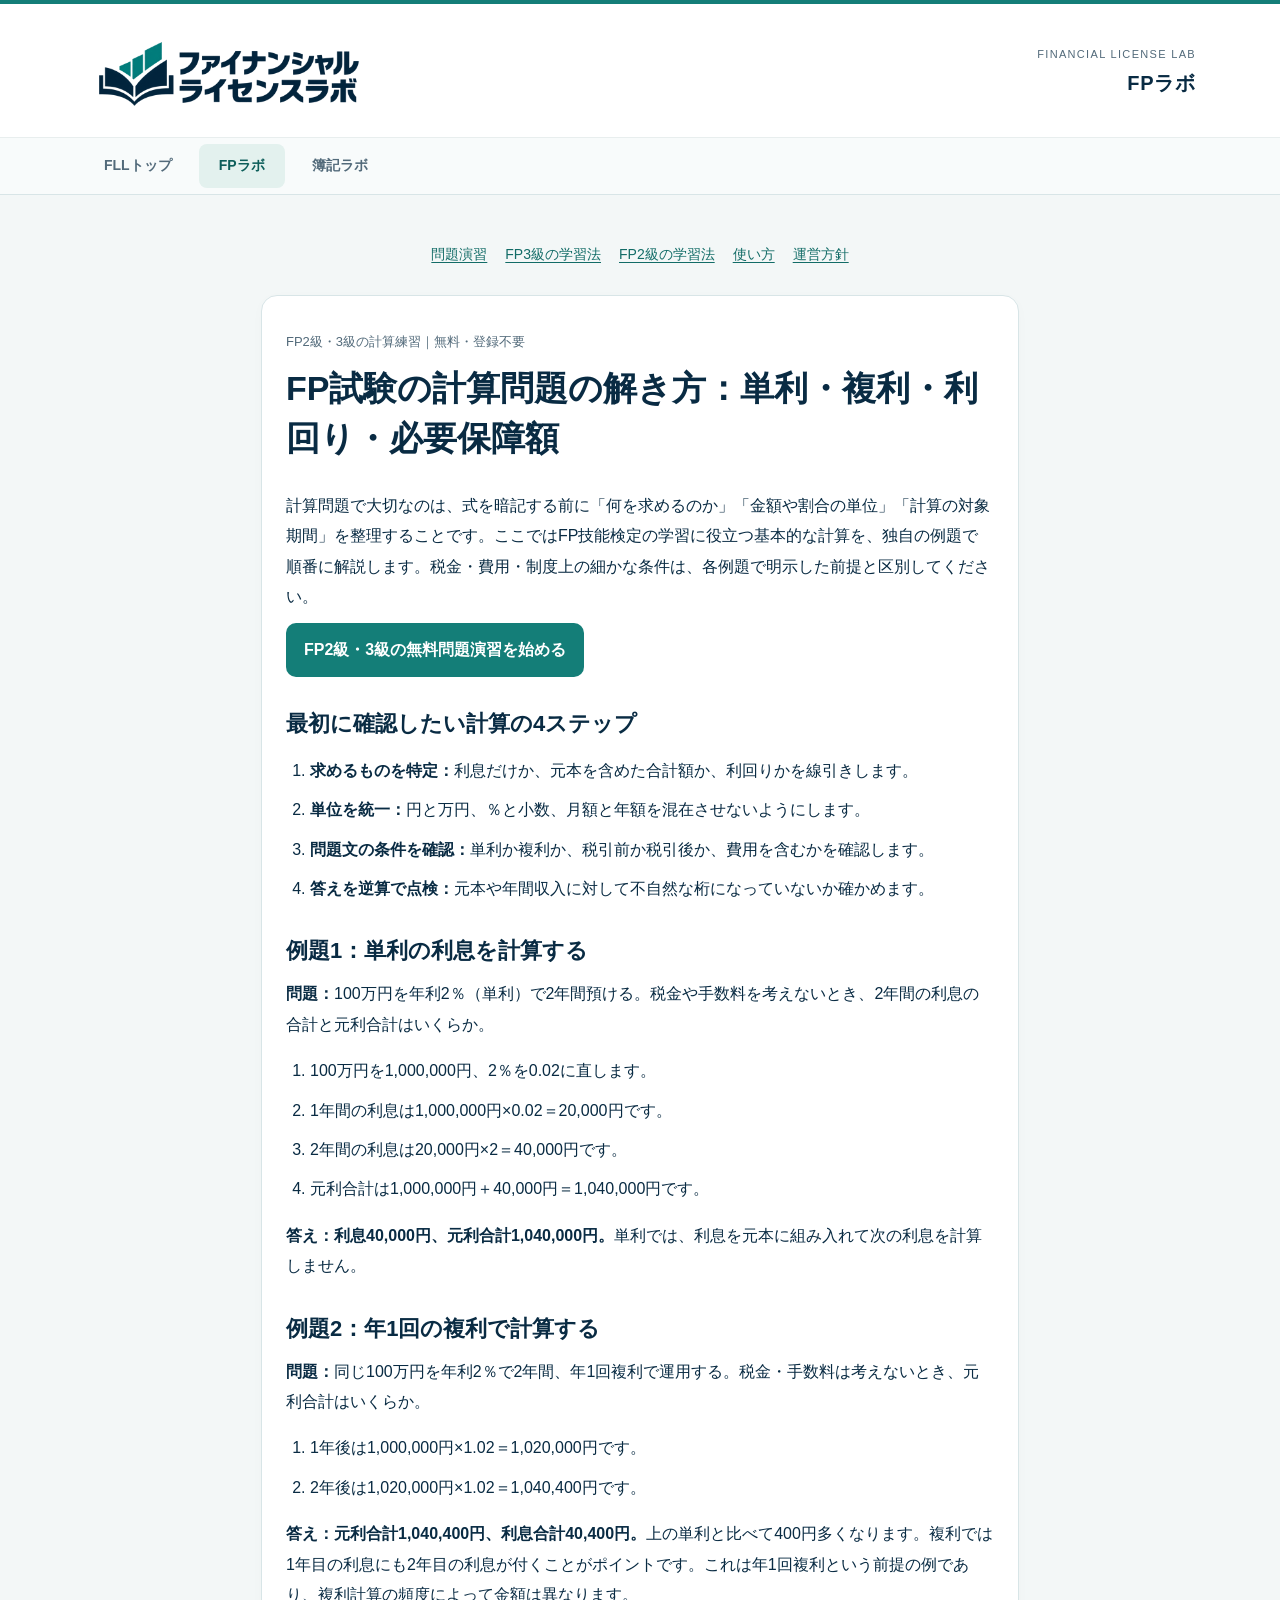
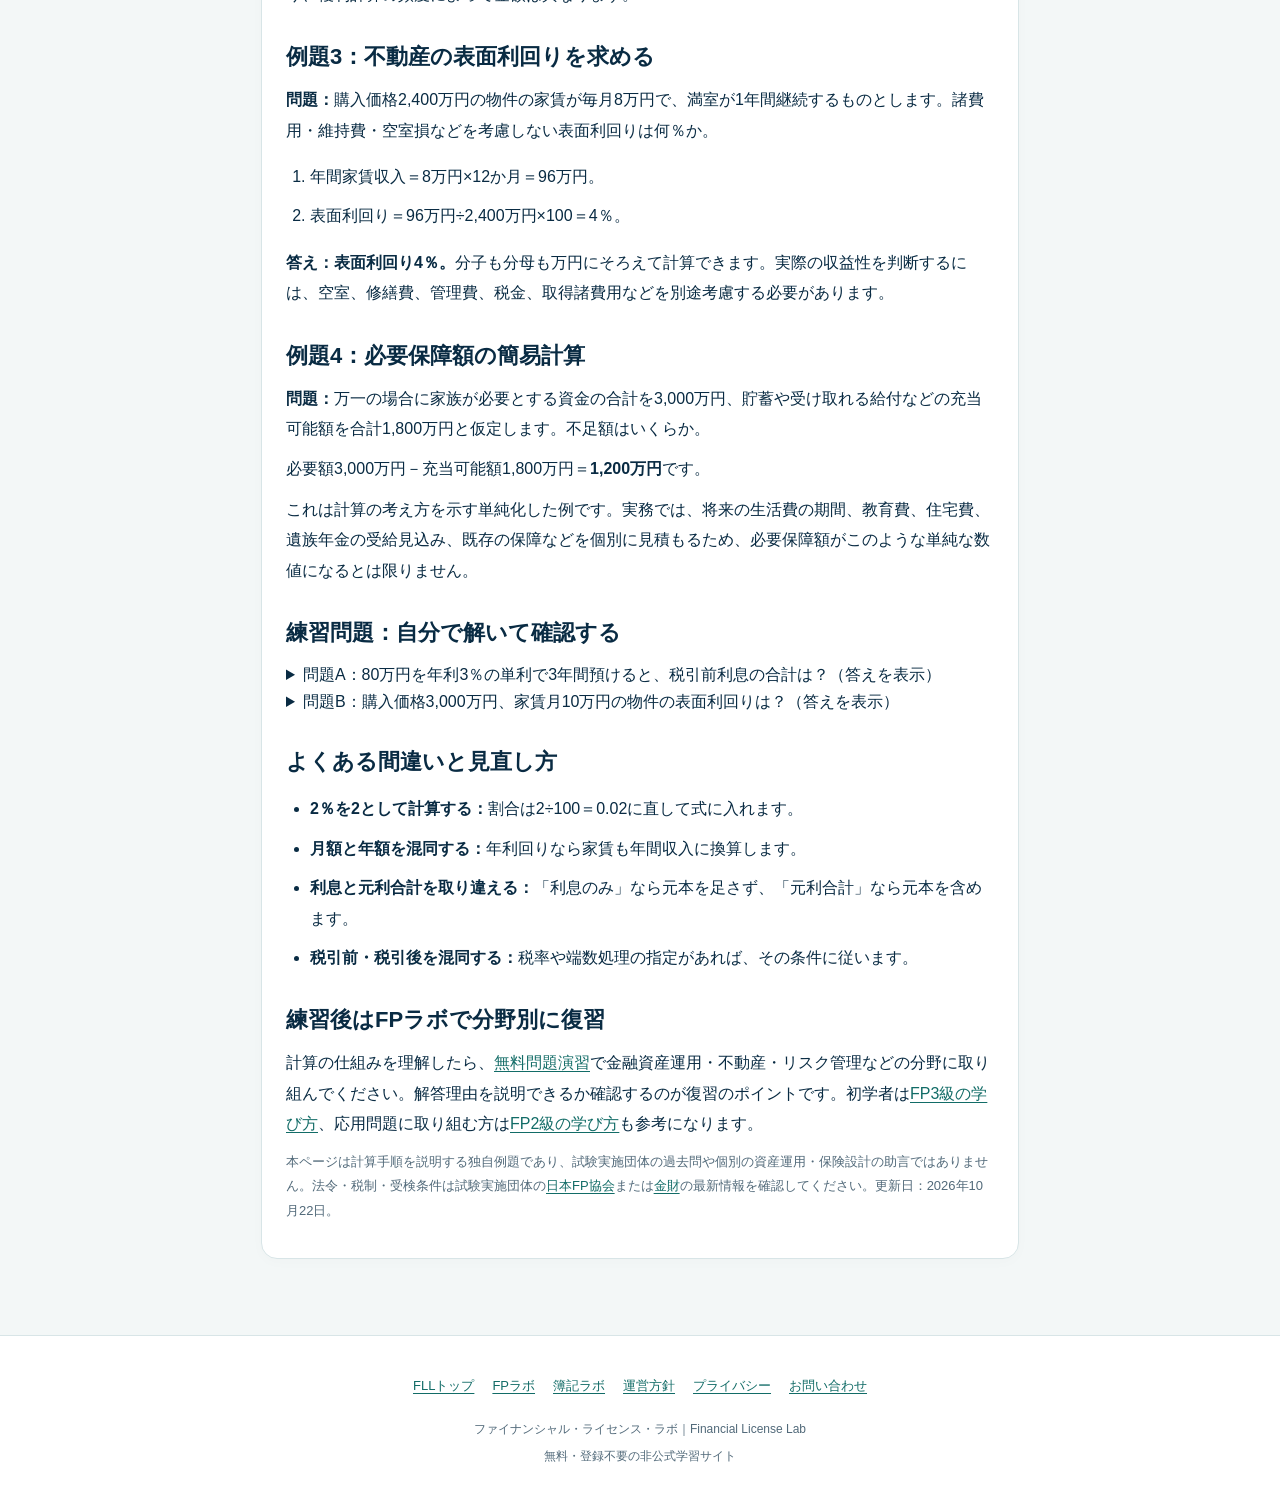
<file: fp-calculation-guide.html>
<!doctype html>
<html lang="ja"><head>
  <meta http-equiv="Content-Security-Policy" content="default-src 'self'; base-uri 'none'; object-src 'none'; frame-src 'none'; form-action 'self'; script-src 'self' https://static.cloudflareinsights.com/beacon.min.js; style-src 'self' 'unsafe-inline'; img-src 'self' data:; font-src 'self'; connect-src 'self'; manifest-src 'self'"><meta charset="utf-8"><meta name="viewport" content="width=device-width,initial-scale=1">
<title>FP2級・3級の計算問題の解き方｜単利・複利・利回り・必要保障額｜FPラボ</title>
<meta name="description" content="FP2級・3級の計算問題で迷いやすい単位・年利・単利と複利・不動産の表面利回り・必要保障額を、具体的な数字と計算手順で解説。独自の練習問題と見直しのコツも掲載。">
<link rel="canonical" href="https://fll-fp-lab.pages.dev/fp-calculation-guide">
<link rel="stylesheet" href="style.css?v=13a40bb60b47f639"><link rel="stylesheet" href="info.css?v=1">
  <link rel="apple-touch-icon" sizes="180x180" href="apple-touch-icon.png">
  <link rel="icon" type="image/png" sizes="32x32" href="favicon-32x32.png?v=2">
  <link rel="icon" type="image/x-icon" href="favicon.ico?v=2">
  <link rel="manifest" href="site.webmanifest">
  <meta name="apple-mobile-web-app-title" content="FPラボ">
  <meta name="application-name" content="FPラボ">
<link rel="stylesheet" href="brand.css?v=20261023d">
</head>
<body class="info-page"><a class="skip-link" href="#content">本文へ</a>
<header class="fll-header"><div class="fll-header-inner"><a class="fll-logo" href="index.html" aria-label="ファイナンシャル・ライセンス・ラボのトップへ"><img src="financial-license-lab-logo.png" width="900" height="300" alt="ファイナンシャル・ライセンス・ラボ"></a><div class="fll-context"><small>FINANCIAL LICENSE LAB</small><strong>FPラボ</strong></div></div><nav class="fll-nav" aria-label="FLLの学習ラボ"><div class="fll-nav-inner"><a href="index.html">FLLトップ</a><a href="fp.html" aria-current="page">FPラボ</a><a href="boki.html">簿記ラボ</a></div></nav></header>
<main class="container" id="content"><nav class="info-nav" aria-label="サイト案内"><a href="fp.html">問題演習</a><a href="fp3-study.html">FP3級の学習法</a><a href="fp2-study.html">FP2級の学習法</a><a href="guide.html">使い方</a><a href="about.html">運営方針</a></nav>
<article class="card">
<p class="muted small">FP2級・3級の計算練習｜無料・登録不要</p>
<h1>FP試験の計算問題の解き方：単利・複利・利回り・必要保障額</h1>
<p>計算問題で大切なのは、式を暗記する前に「何を求めるのか」「金額や割合の単位」「計算の対象期間」を整理することです。ここではFP技能検定の学習に役立つ基本的な計算を、独自の例題で順番に解説します。税金・費用・制度上の細かな条件は、各例題で明示した前提と区別してください。</p>
<p><a class="info-cta" href="fp.html">FP2級・3級の無料問題演習を始める</a></p>
<h2>最初に確認したい計算の4ステップ</h2>
<ol><li><strong>求めるものを特定：</strong>利息だけか、元本を含めた合計額か、利回りかを線引きします。</li>
<li><strong>単位を統一：</strong>円と万円、％と小数、月額と年額を混在させないようにします。</li>
<li><strong>問題文の条件を確認：</strong>単利か複利か、税引前か税引後か、費用を含むかを確認します。</li>
<li><strong>答えを逆算で点検：</strong>元本や年間収入に対して不自然な桁になっていないか確かめます。</li></ol>
<h2>例題1：単利の利息を計算する</h2>
<p><strong>問題：</strong>100万円を年利2％（単利）で2年間預ける。税金や手数料を考えないとき、2年間の利息の合計と元利合計はいくらか。</p>
<ol><li>100万円を1,000,000円、2％を0.02に直します。</li><li>1年間の利息は1,000,000円×0.02＝20,000円です。</li><li>2年間の利息は20,000円×2＝40,000円です。</li><li>元利合計は1,000,000円＋40,000円＝1,040,000円です。</li></ol>
<p><strong>答え：利息40,000円、元利合計1,040,000円。</strong>単利では、利息を元本に組み入れて次の利息を計算しません。</p>
<h2>例題2：年1回の複利で計算する</h2>
<p><strong>問題：</strong>同じ100万円を年利2％で2年間、年1回複利で運用する。税金・手数料は考えないとき、元利合計はいくらか。</p>
<ol><li>1年後は1,000,000円×1.02＝1,020,000円です。</li><li>2年後は1,020,000円×1.02＝1,040,400円です。</li></ol>
<p><strong>答え：元利合計1,040,400円、利息合計40,400円。</strong>上の単利と比べて400円多くなります。複利では1年目の利息にも2年目の利息が付くことがポイントです。これは年1回複利という前提の例であり、複利計算の頻度によって金額は異なります。</p>
<h2>例題3：不動産の表面利回りを求める</h2>
<p><strong>問題：</strong>購入価格2,400万円の物件の家賃が毎月8万円で、満室が1年間継続するものとします。諸費用・維持費・空室損などを考慮しない表面利回りは何％か。</p>
<ol><li>年間家賃収入＝8万円×12か月＝96万円。</li><li>表面利回り＝96万円÷2,400万円×100＝4％。</li></ol>
<p><strong>答え：表面利回り4％。</strong>分子も分母も万円にそろえて計算できます。実際の収益性を判断するには、空室、修繕費、管理費、税金、取得諸費用などを別途考慮する必要があります。</p>
<h2>例題4：必要保障額の簡易計算</h2>
<p><strong>問題：</strong>万一の場合に家族が必要とする資金の合計を3,000万円、貯蓄や受け取れる給付などの充当可能額を合計1,800万円と仮定します。不足額はいくらか。</p>
<p>必要額3,000万円－充当可能額1,800万円＝<strong>1,200万円</strong>です。</p>
<p>これは計算の考え方を示す単純化した例です。実務では、将来の生活費の期間、教育費、住宅費、遺族年金の受給見込み、既存の保障などを個別に見積もるため、必要保障額がこのような単純な数値になるとは限りません。</p>
<h2>練習問題：自分で解いて確認する</h2>
<details><summary>問題A：80万円を年利3％の単利で3年間預けると、税引前利息の合計は？（答えを表示）</summary><p>800,000円×0.03×3＝<strong>72,000円</strong>。元利合計を問われた場合は872,000円です。</p></details>
<details><summary>問題B：購入価格3,000万円、家賃月10万円の物件の表面利回りは？（答えを表示）</summary><p>年間家賃収入120万円÷3,000万円×100＝<strong>4％</strong>。費用・空室を含まない前提です。</p></details>
<h2>よくある間違いと見直し方</h2>
<ul><li><strong>2％を2として計算する：</strong>割合は2÷100＝0.02に直して式に入れます。</li>
<li><strong>月額と年額を混同する：</strong>年利回りなら家賃も年間収入に換算します。</li>
<li><strong>利息と元利合計を取り違える：</strong>「利息のみ」なら元本を足さず、「元利合計」なら元本を含めます。</li>
<li><strong>税引前・税引後を混同する：</strong>税率や端数処理の指定があれば、その条件に従います。</li></ul>
<h2>練習後はFPラボで分野別に復習</h2>
<p>計算の仕組みを理解したら、<a href="fp.html">無料問題演習</a>で金融資産運用・不動産・リスク管理などの分野に取り組んでください。解答理由を説明できるか確認するのが復習のポイントです。初学者は<a href="fp3-study.html">FP3級の学び方</a>、応用問題に取り組む方は<a href="fp2-study.html">FP2級の学び方</a>も参考になります。</p>
<p class="muted small">本ページは計算手順を説明する独自例題であり、試験実施団体の過去問や個別の資産運用・保険設計の助言ではありません。法令・税制・受検条件は試験実施団体の<a href="https://www.jafp.or.jp/exam/outline/" target="_blank" rel="noopener noreferrer">日本FP協会</a>または<a href="https://www.kinzai.or.jp/ginou/fp/list/fp" target="_blank" rel="noopener noreferrer">金財</a>の最新情報を確認してください。更新日：2026年10月22日。</p>
</article></main><footer class="fll-footer"><nav aria-label="FLLサイト案内"><a href="index.html">FLLトップ</a><a href="fp.html">FPラボ</a><a href="boki.html">簿記ラボ</a><a href="about.html">運営方針</a><a href="privacy.html">プライバシー</a><a href="contact.html">お問い合わせ</a></nav><p>ファイナンシャル・ライセンス・ラボ｜Financial License Lab</p><p>無料・登録不要の非公式学習サイト</p></footer></body></html>
</file>
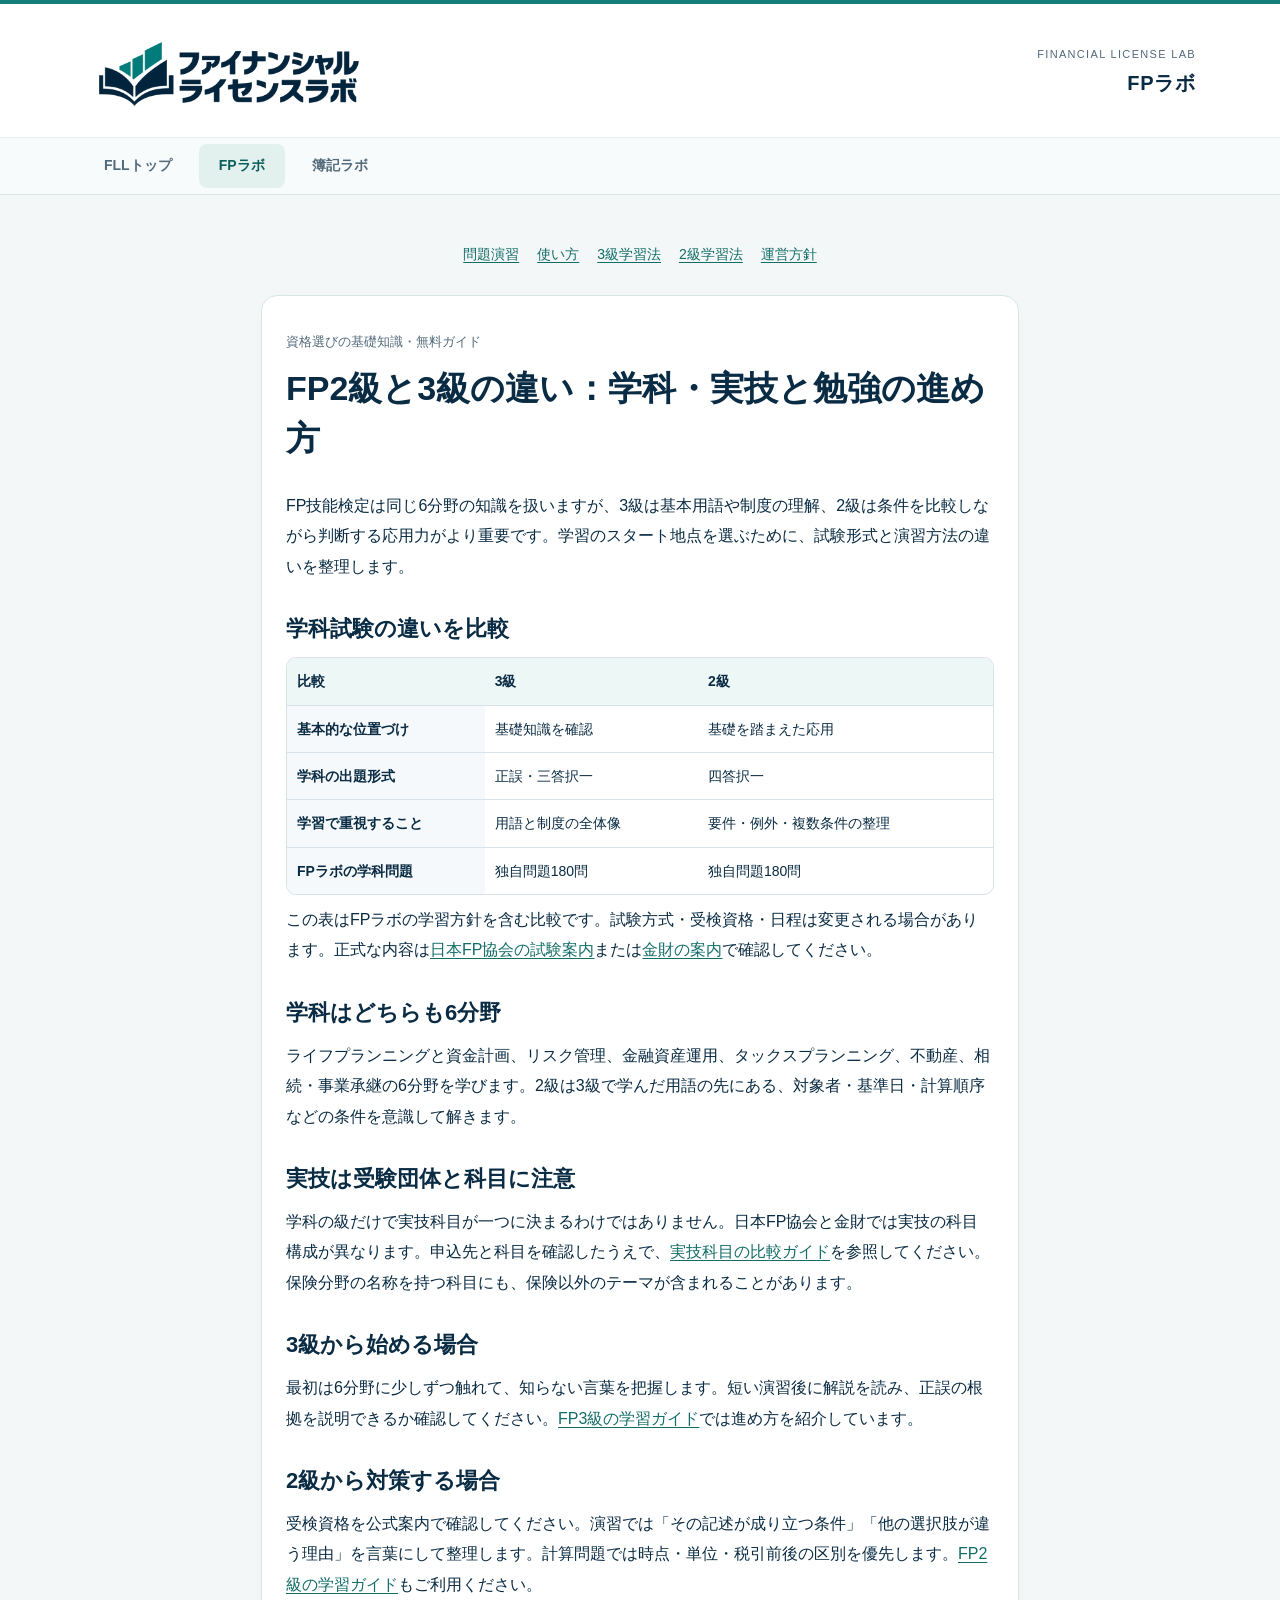
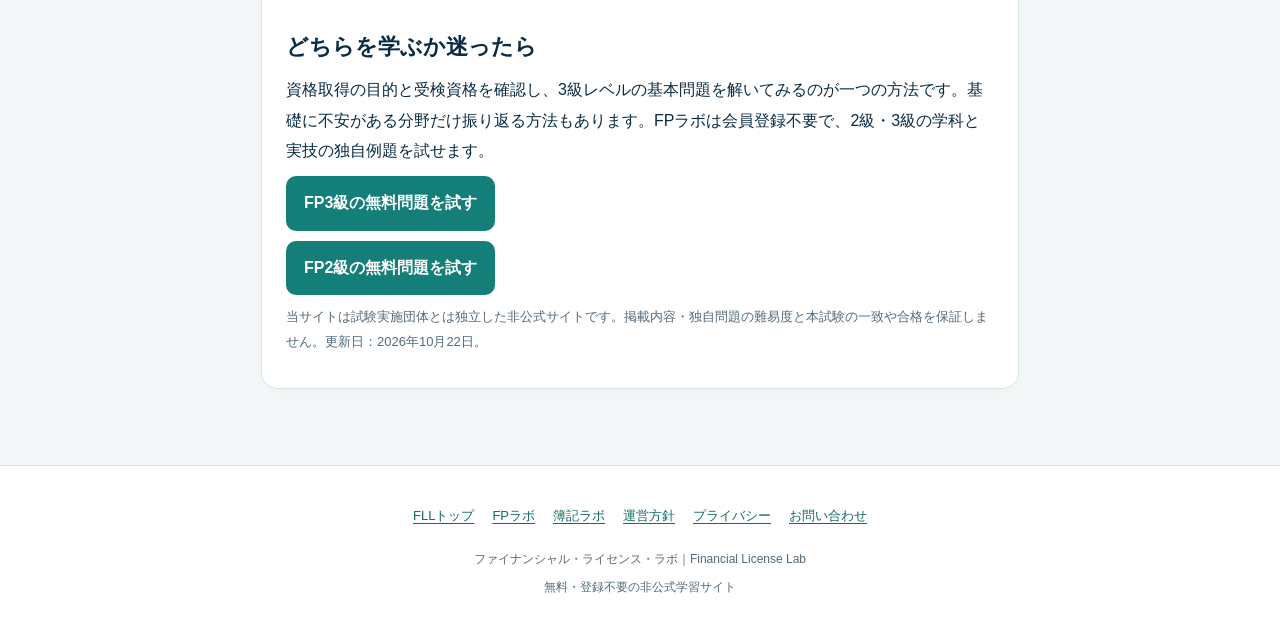
<file: fp-level-comparison.html>
<!doctype html>
<html lang="ja"><head>
  <meta http-equiv="Content-Security-Policy" content="default-src 'self'; base-uri 'none'; object-src 'none'; frame-src 'none'; form-action 'self'; script-src 'self' https://static.cloudflareinsights.com/beacon.min.js; style-src 'self' 'unsafe-inline'; img-src 'self' data:; font-src 'self'; connect-src 'self'; manifest-src 'self'"><meta charset="utf-8"><meta name="viewport" content="width=device-width,initial-scale=1">
<title>FP2級と3級の違い｜出題形式・学習の進め方を比較｜FPラボ</title>
<meta name="description" content="FP技能検定2級と3級の違いを、学科問題の形式、学習の深さ、実技科目、受検資格の確認方法から解説。どちらを目指すか考えるときの無料ガイド。">
<link rel="canonical" href="https://fll-fp-lab.pages.dev/fp-level-comparison">
<link rel="stylesheet" href="style.css?v=13a40bb60b47f639"><link rel="stylesheet" href="info.css?v=2">
  <link rel="apple-touch-icon" sizes="180x180" href="apple-touch-icon.png">
  <link rel="icon" type="image/png" sizes="32x32" href="favicon-32x32.png?v=2">
  <link rel="icon" type="image/x-icon" href="favicon.ico?v=2">
  <link rel="manifest" href="site.webmanifest">
  <meta name="apple-mobile-web-app-title" content="FPラボ">
  <meta name="application-name" content="FPラボ">
<link rel="stylesheet" href="brand.css?v=20261023d">
</head>
<body class="info-page"><a class="skip-link" href="#content">本文へ</a><header class="fll-header"><div class="fll-header-inner"><a class="fll-logo" href="index.html" aria-label="ファイナンシャル・ライセンス・ラボのトップへ"><img src="financial-license-lab-logo.png" width="900" height="300" alt="ファイナンシャル・ライセンス・ラボ"></a><div class="fll-context"><small>FINANCIAL LICENSE LAB</small><strong>FPラボ</strong></div></div><nav class="fll-nav" aria-label="FLLの学習ラボ"><div class="fll-nav-inner"><a href="index.html">FLLトップ</a><a href="fp.html" aria-current="page">FPラボ</a><a href="boki.html">簿記ラボ</a></div></nav></header>
<main class="container" id="content"><nav class="info-nav" aria-label="サイト案内"><a href="fp.html">問題演習</a><a href="guide.html">使い方</a><a href="fp3-study.html">3級学習法</a><a href="fp2-study.html">2級学習法</a><a href="about.html">運営方針</a></nav><article class="card">
<p class="muted small">資格選びの基礎知識・無料ガイド</p><h1>FP2級と3級の違い：学科・実技と勉強の進め方</h1>
<p>FP技能検定は同じ6分野の知識を扱いますが、3級は基本用語や制度の理解、2級は条件を比較しながら判断する応用力がより重要です。学習のスタート地点を選ぶために、試験形式と演習方法の違いを整理します。</p>
<h2>学科試験の違いを比較</h2>
<p class="muted small comparison-scroll-hint">表は左右にスクロールできます。</p>
<div class="comparison-table-scroll" role="region" aria-label="FP2級と3級の学科比較表" tabindex="0">
<table><thead><tr><th scope="col">比較</th><th scope="col">3級</th><th scope="col">2級</th></tr></thead><tbody>
<tr><th scope="row">基本的な位置づけ</th><td>基礎知識を確認</td><td>基礎を踏まえた応用</td></tr>
<tr><th scope="row">学科の出題形式</th><td>正誤・三答択一</td><td>四答択一</td></tr>
<tr><th scope="row">学習で重視すること</th><td>用語と制度の全体像</td><td>要件・例外・複数条件の整理</td></tr>
<tr><th scope="row">FPラボの学科問題</th><td>独自問題180問</td><td>独自問題180問</td></tr>
</tbody></table>
</div>
<p>この表はFPラボの学習方針を含む比較です。試験方式・受検資格・日程は変更される場合があります。正式な内容は<a href="https://www.jafp.or.jp/exam/outline/" target="_blank" rel="noopener noreferrer">日本FP協会の試験案内</a>または<a href="https://www.kinzai.or.jp/ginou/fp/list/fp" target="_blank" rel="noopener noreferrer">金財の案内</a>で確認してください。</p>
<h2>学科はどちらも6分野</h2>
<p>ライフプランニングと資金計画、リスク管理、金融資産運用、タックスプランニング、不動産、相続・事業承継の6分野を学びます。2級は3級で学んだ用語の先にある、対象者・基準日・計算順序などの条件を意識して解きます。</p>
<h2>実技は受験団体と科目に注意</h2>
<p>学科の級だけで実技科目が一つに決まるわけではありません。日本FP協会と金財では実技の科目構成が異なります。申込先と科目を確認したうえで、<a href="practical-tracks.html">実技科目の比較ガイド</a>を参照してください。保険分野の名称を持つ科目にも、保険以外のテーマが含まれることがあります。</p>
<h2>3級から始める場合</h2><p>最初は6分野に少しずつ触れて、知らない言葉を把握します。短い演習後に解説を読み、正誤の根拠を説明できるか確認してください。<a href="fp3-study.html">FP3級の学習ガイド</a>では進め方を紹介しています。</p>
<h2>2級から対策する場合</h2><p>受検資格を公式案内で確認してください。演習では「その記述が成り立つ条件」「他の選択肢が違う理由」を言葉にして整理します。計算問題では時点・単位・税引前後の区別を優先します。<a href="fp2-study.html">FP2級の学習ガイド</a>もご利用ください。</p>
<h2>どちらを学ぶか迷ったら</h2><p>資格取得の目的と受検資格を確認し、3級レベルの基本問題を解いてみるのが一つの方法です。基礎に不安がある分野だけ振り返る方法もあります。FPラボは会員登録不要で、2級・3級の学科と実技の独自例題を試せます。</p>
<p><a class="info-cta" href="fp.html?level=3">FP3級の無料問題を試す</a></p>
<p><a class="info-cta" href="fp.html?level=2">FP2級の無料問題を試す</a></p>
<p class="muted small">当サイトは試験実施団体とは独立した非公式サイトです。掲載内容・独自問題の難易度と本試験の一致や合格を保証しません。更新日：2026年10月22日。</p>
</article></main><footer class="fll-footer"><nav aria-label="FLLサイト案内"><a href="index.html">FLLトップ</a><a href="fp.html">FPラボ</a><a href="boki.html">簿記ラボ</a><a href="about.html">運営方針</a><a href="privacy.html">プライバシー</a><a href="contact.html">お問い合わせ</a></nav><p>ファイナンシャル・ライセンス・ラボ｜Financial License Lab</p><p>無料・登録不要の非公式学習サイト</p></footer></body></html>
</file>
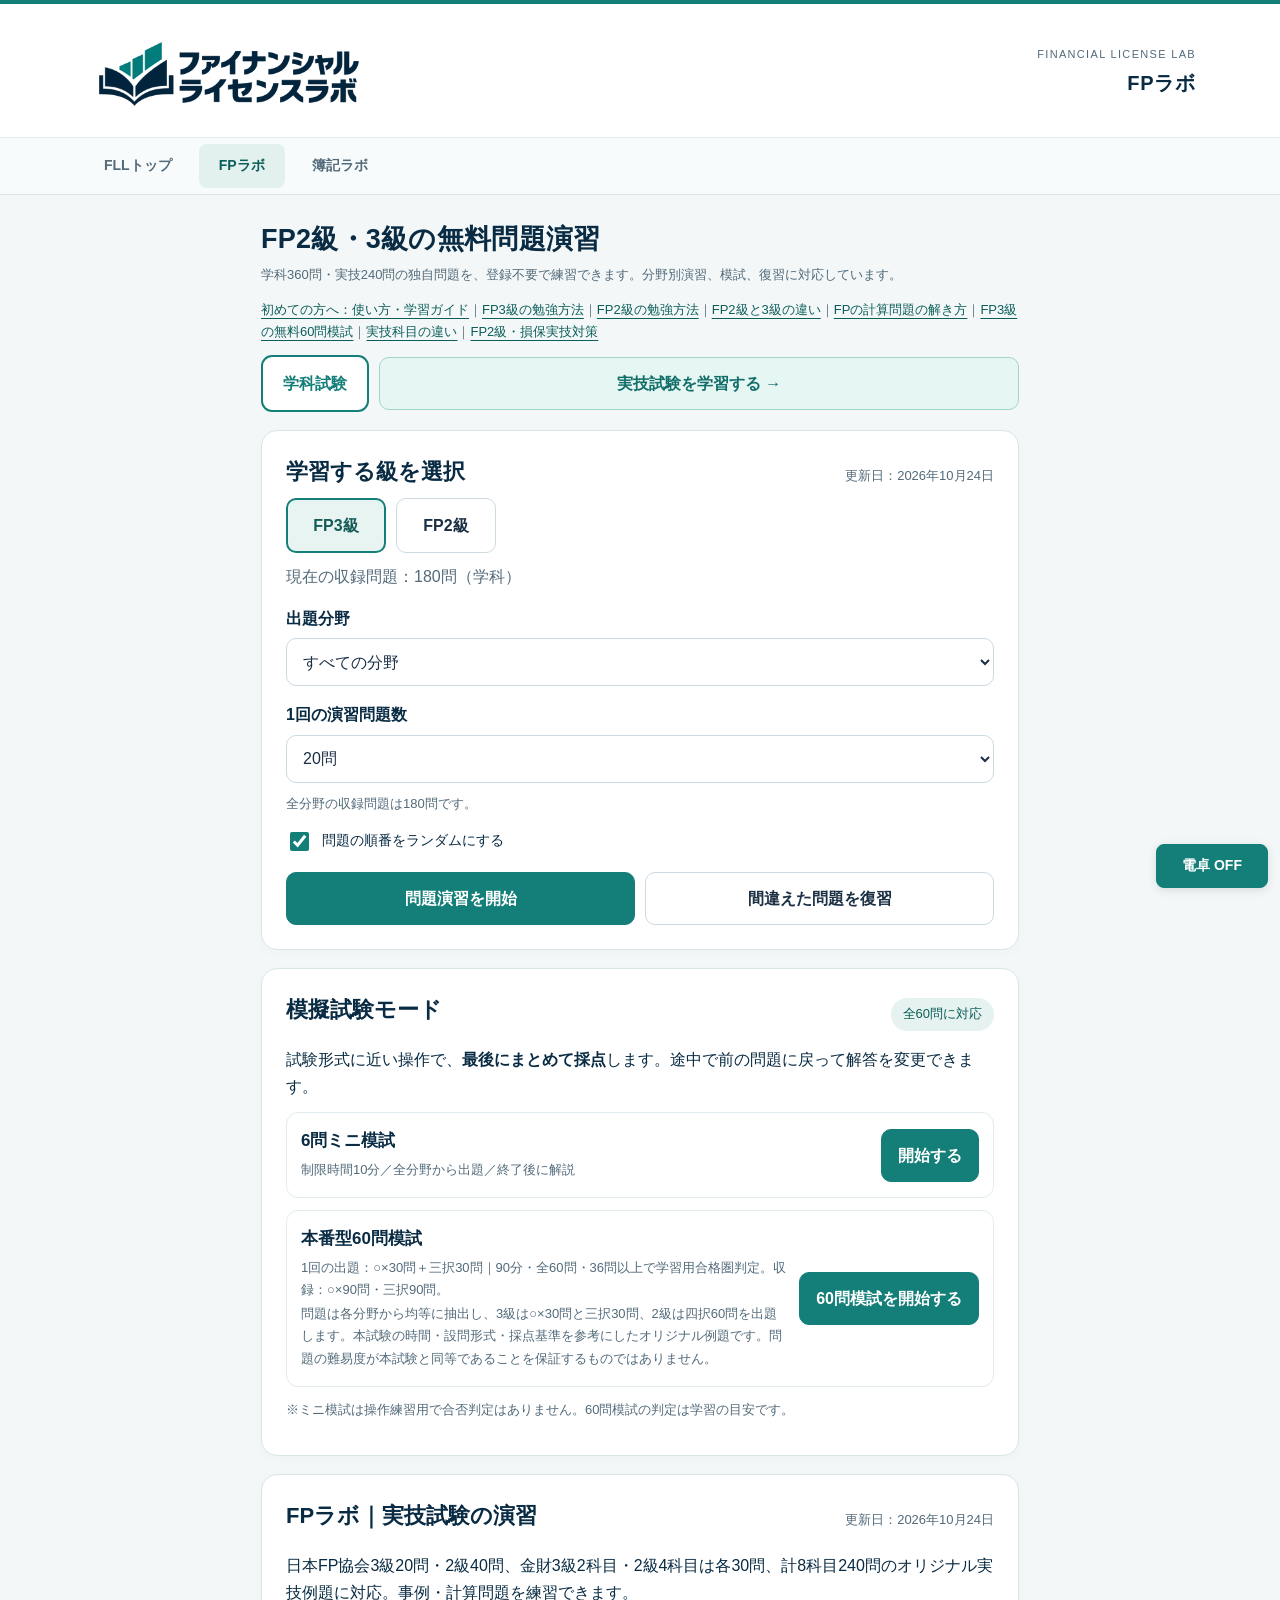
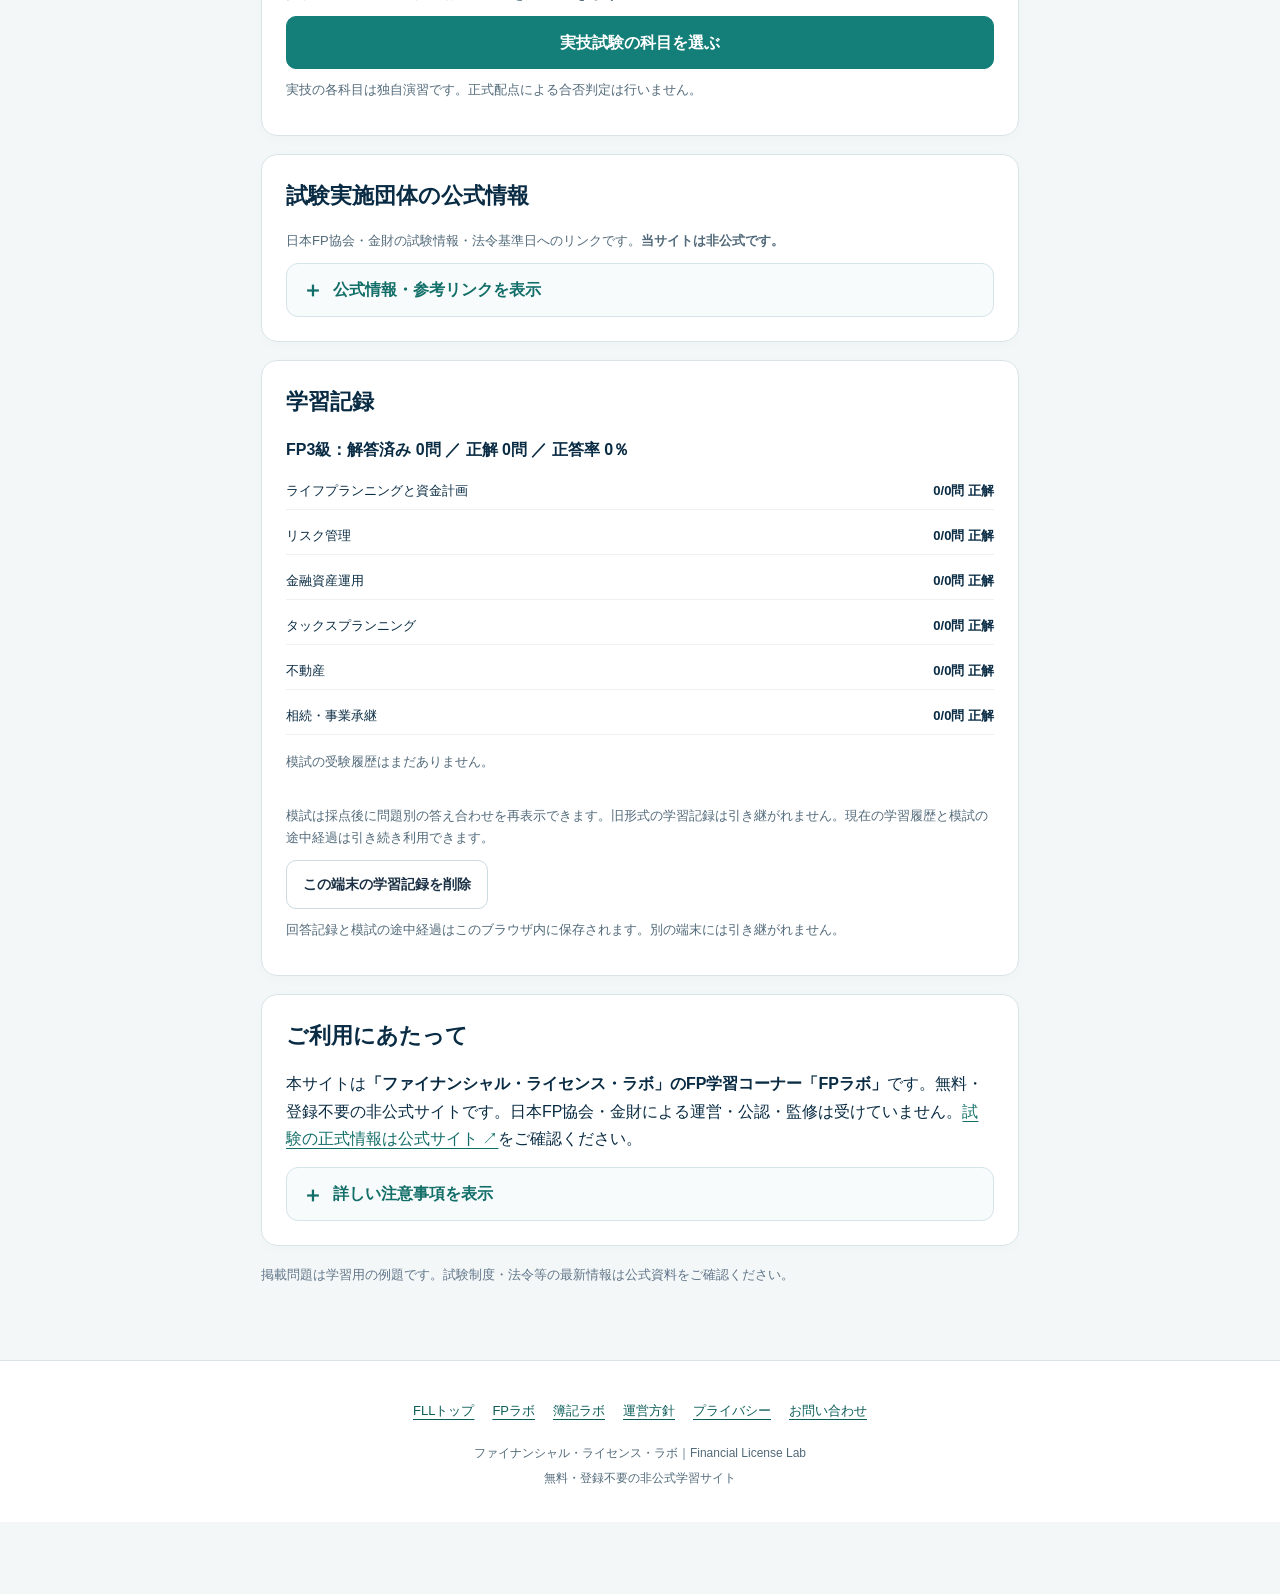
<file: fp.html>
<!doctype html>
<html lang="ja">
<head>
  <meta http-equiv="Content-Security-Policy" content="default-src 'self'; base-uri 'none'; object-src 'none'; frame-src 'none'; form-action 'self'; script-src 'self' https://static.cloudflareinsights.com/beacon.min.js; style-src 'self' 'unsafe-inline'; img-src 'self' data:; font-src 'self'; connect-src 'self'; manifest-src 'self'">
  <meta charset="UTF-8">
  <meta name="viewport" content="width=device-width,initial-scale=1">
  <meta name="google-adsense-account" content="ca-pub-9028316286727677">
  <meta name="google-site-verification" content="IaQ2h_bAxWYmvEXqQLdbZX7AEyEYOqppZuB3h4aoBC0">
  <meta name="theme-color" content="#ffffff">
  <meta name="description" content="ファイナンシャル・ライセンス・ラボ内のFPラボ。FP2級・3級の学科・実技試験対策。無料・登録不要。学科360問、実技240問の独自演習。間違えた問題だけ再演習できます。">
  <title>FPラボ｜FP2級・3級 学科・実技対策｜ファイナンシャル・ライセンス・ラボ</title>
  <link rel="stylesheet" href="style.css?v=a25bc16d09e413">
  <link rel="canonical" href="https://fll-fp-lab.pages.dev/fp">
  <link rel="stylesheet" href="info.css?v=1">

  <link rel="apple-touch-icon" sizes="180x180" href="apple-touch-icon.png">
  <link rel="icon" type="image/png" sizes="32x32" href="favicon-32x32.png?v=2">
  <link rel="icon" type="image/x-icon" href="favicon.ico?v=2">
  <link rel="manifest" href="site.webmanifest">
  <meta name="apple-mobile-web-app-title" content="FPラボ">
  <meta name="application-name" content="FPラボ">
<link rel="stylesheet" href="brand.css?v=20261023d">
<link rel="stylesheet" href="calculator.css?v=20261024a">
<script src="calculator.js?v=20261024a" defer></script>
</head>
<body>
  <a class="skip-link" href="#fp-main">本文へ移動</a>
  <header class="fll-header"><div class="fll-header-inner"><a class="fll-logo" href="index.html" aria-label="ファイナンシャル・ライセンス・ラボのトップへ"><img src="financial-license-lab-logo.png" width="900" height="300" alt="ファイナンシャル・ライセンス・ラボ"></a><div class="fll-context"><small>FINANCIAL LICENSE LAB</small><strong>FPラボ</strong></div></div><nav class="fll-nav" aria-label="FLLの学習ラボ"><div class="fll-nav-inner"><a href="index.html">FLLトップ</a><a href="#home" aria-current="page" id="siteHomeLink">FPラボ</a><a href="boki.html">簿記ラボ</a></div></nav></header>

  <main class="container" id="fp-main" tabindex="-1">
    <section id="home" aria-label="ホーム">
      <h1 class="landing-title">FP2級・3級の無料問題演習</h1>
      <p class="muted small landing-intro">学科360問・実技240問の独自問題を、登録不要で練習できます。分野別演習、模試、復習に対応しています。</p>
      <p class="muted small"><a href="guide.html">初めての方へ：使い方・学習ガイド</a>｜<a href="fp3-study.html">FP3級の勉強方法</a>｜<a href="fp2-study.html">FP2級の勉強方法</a>｜<a href="fp-level-comparison.html">FP2級と3級の違い</a>｜<a href="fp-calculation-guide.html">FPの計算問題の解き方</a>｜<a href="fp3-mock-exam.html">FP3級の無料60問模試</a>｜<a href="practical-tracks.html">実技科目の違い</a>｜<a href="fp2-nonlife-practical.html">FP2級・損保実技対策</a></p>
      <div class="home-tabs" aria-label="試験種別を選ぶ"><span class="tab-on">学科試験</span><button id="openPracticalTop" type="button">実技試験を学習する →</button></div>
      <p id="practicalLoadStatus" class="muted small" role="status" aria-live="polite"></p>
      <div class="card">
        <div class="section-heading"><h2>学習する級を選択</h2><span class="muted small">更新日：2026年10月24日</span></div>
        <div class="controls level-controls" role="group" aria-label="級を選択">
          <button type="button" id="level3" class="active" aria-pressed="true">FP3級</button>
          <button type="button" id="level2" aria-pressed="false">FP2級</button>
        </div>
        <p class="muted" id="count" aria-live="polite"></p>
        <label for="category" class="field-label">出題分野</label>
        <select id="category"></select>
        <label for="practiceCount" class="field-label">1回の演習問題数</label>
        <select id="practiceCount"><option value="20" selected>20問</option></select>
        <p id="practiceCountNotice" class="muted small" aria-live="polite"></p>
        <label class="check-label"><input type="checkbox" id="shuffle" checked> 問題の順番をランダムにする</label>
        <div class="actions">
          <button type="button" id="startPractice" class="primary">問題演習を開始</button>
          <button type="button" id="startReview">間違えた問題を復習</button>
        </div>
      </div>

      <div class="card">
        <div class="section-heading"><h2>模擬試験モード</h2><span class="pill">全60問に対応</span></div>
        <p>試験形式に近い操作で、<strong>最後にまとめて採点</strong>します。途中で前の問題に戻って解答を変更できます。</p>
        <div class="exam-option">
          <div><h3>6問ミニ模試</h3><p class="muted small">制限時間10分／全分野から出題／終了後に解説</p></div>
          <button type="button" id="startMini" class="primary">開始する</button>
        </div>
        <div class="exam-option">
          <div><h3>本番型60問模試</h3><p class="muted small" id="fullExamStatus">問題データを確認しています。</p><p class="muted small">問題は各分野から均等に抽出し、3級は○×30問と三択30問、2級は四択60問を出題します。本試験の時間・設問形式・採点基準を参考にしたオリジナル例題です。問題の難易度が本試験と同等であることを保証するものではありません。</p></div>
          <button type="button" id="startFull" class="primary" disabled>準備中</button>
        </div>
        <button type="button" id="resumeExam" class="outline-full hidden">中断した模試を再開</button>
        <p class="muted small">※ミニ模試は操作練習用で合否判定はありません。60問模試の判定は学習の目安です。</p>
      </div>

      <div class="card practical-promo">
        <div class="section-heading"><h2>FPラボ｜実技試験の演習</h2><span class="muted small">更新日：2026年10月24日</span></div>
        <p>日本FP協会3級20問・2級40問、金財3級2科目・2級4科目は各30問、計8科目240問のオリジナル実技例題に対応。事例・計算問題を練習できます。</p>
        <button type="button" id="openPractical" class="primary full-width">実技試験の科目を選ぶ</button>
        <p class="muted small">実技の各科目は独自演習です。正式配点による合否判定は行いません。</p>
      </div>


      <section class="card official-card" id="official-resources" aria-labelledby="official-heading">
        <h2 id="official-heading">試験実施団体の公式情報</h2>
        <p class="muted small official-lead">日本FP協会・金財の試験情報・法令基準日へのリンクです。<strong>当サイトは非公式です。</strong></p>
        <details class="usage-details official-toggle" id="officialDetails">
          <summary>公式情報・参考リンクを表示</summary>
          <div class="usage-details-body official-toggle-body">
            <p class="muted small">以下は試験実施団体の公式サイトへの外部リンクです。当サイトが公式に運営・公認・監修されていることを意味しません。</p>
        <div class="official-organizations">
          <div class="official-organization">
            <h3>日本FP協会</h3>
            <p class="muted small">FP2級・3級の学科試験、資産設計提案業務（実技）</p>
            <div class="official-links">
              <a href="https://www.jafp.or.jp/exam/outline/" target="_blank" rel="noopener noreferrer">試験要綱・試験時間 <span aria-hidden="true">↗</span></a>
            </div>
          </div>
          <div class="official-organization">
            <h3>金融財政事情研究会（金財）</h3>
            <p class="muted small">FP2級・3級の学科試験、相談業務別の実技試験</p>
            <div class="official-links">
              <a href="https://www.kinzai.or.jp/ginou/fp/list/fp" target="_blank" rel="noopener noreferrer">FP技能検定の案内 <span aria-hidden="true">↗</span></a>
              <a href="https://www.kinzai.or.jp/ginou/fp/law.html" target="_blank" rel="noopener noreferrer">法令基準日 <span aria-hidden="true">↗</span></a>
            </div>
          </div>
        </div>
        <p class="official-law-alert">法令基準日に注意：金財の2026年5月公表問題は原則2025年4月1日基準です。2026年6月～2027年5月の2・3級CBT試験は2026年4月1日基準となります。</p>
        <details class="source-details">
          <summary>参考資料と問題の確認状況について</summary>
          <div class="source-details-body">
            <p>当サイトは、両団体が公開した過去問の出題形式・分野・テーマを参考に、学習用の問題を<strong>独自作成</strong>しています。公式の試験問題を掲載するサービスではありません。</p>
            <p>問題に付した参考リンクは<strong>制度・内容を確認するための資料</strong>です。リンクがあることは、当該問題の正答・解説が公的機関や専門家により承認・監修されたことを意味しません。現在、全問の専門家監修は完了していません。</p>
            <p>2026年5月公表の金財CBT問題の法令基準日は原則2025年4月1日ですが、金財が案内する2026年6月～2027年5月の2級・3級CBT試験の法令基準日は2026年4月1日です。最新の制度と一致しない設問が含まれる可能性があります。</p>
            <p>試験問題の利用条件：<a href="https://www.jafp.or.jp/exam/mohan/files/exam_riyou.pdf" target="_blank" rel="noopener noreferrer">日本FP協会（PDF） ↗</a> ／ <a href="https://www.kinzai.or.jp/ginou/license_terms.html" target="_blank" rel="noopener noreferrer">金財（ウェブサイト） ↗</a></p>
            <p class="muted small">公式ページのリンク先を確認：2026年10月12日／この日付は個別問題の内容検証完了日ではありません。</p>
          </div>
        </details>
          </div>
        </details>
      </section>

      <div class="card">
        <h2>学習記録</h2>
        <p id="stats" class="stats" aria-live="polite"></p>
        <div id="categoryStats" class="category-stats"></div>
        <div id="examHistory" class="muted small"></div><div id="examHistoryList" class="exam-history-list" aria-label="過去の模試の受験履歴"></div><p class="muted small">模試は採点後に問題別の答え合わせを再表示できます。旧形式の学習記録は引き継がれません。現在の学習履歴と模試の途中経過は引き続き利用できます。</p>
        <button type="button" id="clearStats" class="subtle">この端末の学習記録を削除</button>
        <p class="muted small">回答記録と模試の途中経過はこのブラウザ内に保存されます。別の端末には引き継がれません。</p>
      </div>

      <div class="card usage-card">
        <h2>ご利用にあたって</h2>
        <p>本サイトは<strong>「ファイナンシャル・ライセンス・ラボ」のFP学習コーナー「FPラボ」</strong>です。無料・登録不要の非公式サイトです。日本FP協会・金財による運営・公認・監修は受けていません。<a href="https://www.jafp.or.jp/exam/outline/" target="_blank" rel="noopener noreferrer">試験の正式情報は公式サイト ↗</a>をご確認ください。</p>
        <details class="usage-details" id="usageDetails">
          <summary>詳しい注意事項を表示</summary>
          <div class="usage-details-body">
            <h3>運営方針・免責</h3>
            <p>本サイトは試験実施団体とは独立した非公式学習サービスです。各団体との提携・協力・公認・監修関係はありません。試験問題の構成や出題テーマを参考にした独自問題を掲載しています。</p>
            <p>問題の正答・解説について全問の専門家監修が完了したものではなく、誤り・制度変更への未対応が含まれる場合があります。運営者の資格保有とAIを活用した確認手順は<a href="about.html#review-policy">運営方針</a>に記載しています。本サイトで得られた結果は、実際の試験の得点や合否を保証するものではありません。</p>
            <h3>参考資料と法令</h3>
            <p>金財の2026年5月公表CBT問題は原則2025年4月1日の法令を基準とします。一方、2026年6月～2027年5月の金財2・3級CBT試験では2026年4月1日が基準日です。実際の受験にあたっては試験実施団体の最新の案内をご確認ください。</p>
            <h3>学習記録・プライバシー</h3>
            <p>会員登録や氏名・メールアドレスなどの入力は不要です。解答履歴や中断した試験のデータは、この端末のブラウザのlocalStorageに保存します。サーバーに学習記録を送信するための機能は設置していません。ブラウザのデータを削除すると記録が消える場合があります。</p>
            <p>サイト配信基盤（Cloudflare Pages、移行期間中のGitHub Pages）や外部リンク先では、アクセスログ等が各事業者のポリシーに基づき扱われる場合があります。</p>
            <h3>広告・アクセス解析</h3>
            <p>現時点で広告配信コードは設置していません。Cloudflare PagesではCloudflare Web Analyticsを有効にしています。取得情報や今後の広告導入方針は<a href="privacy.html">プライバシーポリシー</a>をご覧ください。</p>
            <h3>お問い合わせ</h3>
            <p>問題の内容・採点・表示・保存の不具合は、<a href="https://tally.so/r/e5qgKJ" target="_blank" rel="noopener noreferrer">共通のお問い合わせフォーム ↗</a>からご報告ください。GitHubへのログインは必要ありません。詳細は<a href="contact.html">お問い合わせのご案内</a>をご覧ください。</p>
          </div>
        </details>
      </div>
    </section>

    <section id="quiz" class="hidden" aria-label="問題演習">
      <div class="card">
        <div class="quiz-top"><span id="qmeta" class="pill"></span><span id="qprogress" class="muted"></span></div>
        <div class="bar"><div id="progressbar"></div></div>
        <div id="question" class="question-text" role="group" aria-label="問題文と資料"></div>
        <div id="choices" role="group" aria-label="選択肢"></div>
        <div id="feedback" class="hidden result" aria-live="polite"></div>
        <div class="actions">
          <button type="button" id="goHomePractice">ホームへ</button>
          <button type="button" id="submit" class="primary" disabled>回答する</button>
          <button type="button" id="next" class="primary hidden">次の問題</button>
        </div>
      </div>
    </section>

    <section id="exam" class="hidden" aria-label="模擬試験">
      <div class="card">
        <div class="quiz-top"><span id="examLabel" class="pill"></span><span class="timer" id="timer" aria-label="残り時間">10:00</span></div>
        <div class="quiz-top muted small"><span id="examProgress"></span><span id="examAnswered"></span></div>
        <div class="bar"><div id="examBar"></div></div>
        <div id="examQuestion" class="question-text" role="group" aria-label="問題文と資料"></div>
        <div id="examChoices" role="group" aria-label="模擬試験の選択肢"></div>
        <div class="actions"><button type="button" id="examPrev">前の問題</button><button type="button" id="examNext" class="primary">次の問題</button></div><button type="button" id="examFlag" class="review-flag" aria-pressed="false">☆ この問題を見直す</button>
        <details id="examNavDetails" class="exam-nav-details">
          <summary><span>問題一覧を開く</span><span class="nav-status" id="examNavStatus">回答済 0問 / 全60問</span></summary>
          <p class="muted small">番号をタップすると、その問題へ移動できます。緑色は回答済み、★は見直し指定、枠が太い番号が現在の問題です。</p>
          <div class="question-nav" id="examNav" aria-label="問題番号を選択"></div>
        </details>
        <div class="exam-jumps"><button type="button" id="examJumpUnanswered" class="jump-unanswered">次の未回答へ移動</button><button type="button" id="examJumpFlagged" class="jump-unanswered">★ 見直し問題へ移動</button></div>
        <div class="exam-bottom"><button type="button" id="examLeave" class="subtle">保存してホームへ</button><button type="button" id="examFinish" class="danger-outline">採点する</button></div>
      </div>
    </section>

    <section id="finish" class="hidden" aria-label="演習結果">
      <div class="card"><h2>演習結果</h2><p id="summary" class="score-summary"></p><button type="button" class="primary" id="finishHome">ホームに戻る</button></div>
    </section>

    <section id="examResult" class="hidden" aria-label="模擬試験結果">
      <div class="card"><h2 id="examResultTitle">模擬試験・採点結果</h2><p class="score-summary" id="examSummary"></p><p class="muted" id="examNote"></p><div class="actions"><button type="button" class="primary" id="examResultHome">ホームへ戻る</button><button type="button" id="examRetry">もう一度挑戦</button></div></div>
      <div class="card"><h2>分野別の採点結果</h2><div id="examBreakdown" class="category-stats"></div></div>
      <div class="card"><h2>問題別の答え合わせ</h2>
        <p class="muted small">間違い・未回答の設問を優先表示します。「全問表示」に切り替えることもできます。</p>
        <div class="review-filters" role="group" aria-label="答え合わせの表示切り替え">
          <button type="button" id="reviewIssues" class="active" aria-pressed="true">要復習</button>
          <button type="button" id="reviewAll" aria-pressed="false">全問表示</button>
        </div>
        <p id="reviewEmpty" class="muted hidden"></p>
        <div id="examReview"></div>
      </div>
    </section>

    <section id="practicalHome" class="hidden" aria-label="実技科目選択">
      <div class="card"><button type="button" id="prBackHome" class="linkish">← 学科トップへ戻る</button>
        <div class="section-heading"><h2>実技試験｜科目選択</h2><span class="muted small">更新日：2026年10月24日</span></div>
        <p>実際の公表過去問の出題テーマを参考にした<strong>独自の実技演習</strong>です。出題数・配点は実技本試験と異なる場合があります。<strong>得点率のみ表示</strong>し、合格・不合格の判定はしません。</p>
        <div class="pr-course-switch" aria-label="実技の級を選択">
          <p class="pr-course-switch-label">まず受験する級を選択してください</p>
          <div class="pr-level-tabs" role="group" aria-label="実技の級を選択">
            <button type="button" id="prSelectLevel3" class="active" aria-pressed="true">FP3級 <small>3科目</small></button>
            <button type="button" id="prSelectLevel2" aria-pressed="false">FP2級 <small>5科目</small></button>
          </div>
        </div>
        <div id="prTracks" class="pr-track-groups"></div>
        <div id="prResumeBox" class="hidden pr-resume"><p>保存した実技演習があります。</p><button type="button" id="prResume" class="primary full-width">途中から再開する</button></div>
        <div id="prHistoryBox" class="hidden pr-history-panel">
          <div class="pr-history-title"><h3>実技演習の受験履歴</h3><button id="prClearHistory" type="button" class="danger-outline pr-clear-history">履歴をすべて削除</button></div>
          <p class="muted small">このブラウザに保存した採点済みの記録です。1件ずつ削除することもできます。学科の記録や実技の途中保存データは削除されません。</p>
          <div id="prHistoryList" class="exam-history-list"></div>
        </div>
        <p id="prHistoryValidation" class="muted small" role="status"></p>
        <p id="prHistoryNotice" class="pr-history-notice muted small" role="status" aria-live="polite"></p>
        <p class="muted small">法令基準日は2026年4月1日です。学科360問・実技240問の全600問に、同基準への限定論点の確認・改修記録が付きました。確認範囲は設問ごとに異なり、基準日時点の全条文・全約款を照合したものではありません。正式配点・小問別解答、実機確認などは正式リリース前の課題です。全600問の包括監修は未完了です。</p>
      </div>
    </section>

    <section id="practicalExam" class="hidden" aria-label="実技演習">
      <div class="card">
        <div class="quiz-top"><span id="prLabel" class="pill"></span><span id="prProgress" class="muted"></span></div>
        <p id="prUpdatedDate" class="muted small">更新日：2026年10月24日</p>
        <div class="bar"><div id="prBar"></div></div>
        <p class="muted small" id="prMaterialHelp">資料の表は左右にスクロールできます。文字が小さいときは、資料内の「文字を大きく」ボタンを利用してください。</p>
        <div id="prCase" class="pr-case"><h3 id="prCaseTitle"></h3><div id="prCaseText"></div></div>
        <p class="muted small" id="prTopic"></p>
        <p class="muted small pr-source-disclosure"><a href="https://www.kinzai.or.jp/ginou/fp/law.html" target="_blank" rel="noopener noreferrer">法令基準日は試験実施団体の案内をご確認ください ↗</a></p>
        <h2 id="prQuestion" class="question-text"></h2>
        <div id="prChoices" role="group" aria-label="実技問題の解答"></div>
        <label id="prAutoNextLabel" class="check-label"><input id="prAutoNext" type="checkbox"> 選択肢を選んだら自動で次の問題へ（実技・選択式のみ）</label>
        <div id="prMultiNumeric" class="hidden"></div>
        <div id="prNumeric" class="hidden"><label for="prNumberInput" class="field-label">数値を入力</label><div class="pr-num-wrap"><input id="prNumberInput" aria-describedby="prNumberUnit prNumberHelp prNumberFeedback" inputmode="decimal" autocomplete="off" type="text" placeholder="例：123.45"><span id="prNumberUnit"></span></div><p id="prNumberHelp" class="muted small">数字で入力してください。全角数字、3桁区切りのカンマ（例：1,234.5）にも対応します。</p><p id="prNumberFeedback" class="small" role="status" aria-live="polite"></p></div>
        <div class="actions"><button id="prPrev" type="button">前の問題</button><button id="prNext" type="button" class="primary">次の問題</button></div>
        <button id="prJumpUnanswered" type="button" class="outline-full">次の未回答問題へ移動</button>
        <details class="exam-nav-details"><summary><span>問題一覧を開く</span><span id="prAnswered" class="nav-status"></span></summary><div id="prNav" class="question-nav"></div></details>
        <p id="prSubmitReadiness" class="muted small" role="status" aria-live="polite"></p>
        <button id="prSubmitJumpUnanswered" type="button" class="outline-full hidden">未回答の問題へ移動</button>
        <button id="prReviewAnswered" type="button" class="outline-full hidden">回答済みの問題を見直す</button><div class="exam-bottom"><button id="prSaveExit" type="button">保存して戻る</button><button id="prSubmit" type="button" class="danger-outline">採点する</button></div>
      </div>
    </section>

    <section id="practicalResult" class="hidden" aria-label="実技演習結果">
      <div class="card"><h2>実技演習の採点結果</h2><p id="prSummary" class="score-summary"></p><p id="prResultNote" class="muted"></p><div class="actions"><button type="button" id="prResultHome" class="primary">実技科目選択へ</button><button id="prRetry" type="button">同じ科目に再挑戦</button><button id="prRetryMistakes" type="button">間違えた問題だけ再演習</button></div></div>
      <div class="card"><h2>問題別の答え合わせ</h2><div class="review-filters"><button type="button" id="prIssues" class="active">要復習</button><button type="button" id="prAll">全問</button></div><p id="prReviewEmpty" class="muted"></p><div id="prReviews"></div></div>
    </section>

    <p class="page-notice">掲載問題は学習用の例題です。試験制度・法令等の最新情報は公式資料をご確認ください。</p>
  </main>

  <footer class="fll-footer"><nav aria-label="FLLサイト案内"><a href="index.html">FLLトップ</a><a href="fp.html">FPラボ</a><a href="boki.html">簿記ラボ</a><a href="about.html">運営方針</a><a href="privacy.html">プライバシー</a><a href="contact.html">お問い合わせ</a></nav><p>ファイナンシャル・ライセンス・ラボ｜Financial License Lab</p><p>無料・登録不要の非公式学習サイト</p></footer>
  <script src="questions.js?v=20261024-editorial-final14"></script>
  <script src="app.js?v=20261025readable"></script>
  <script src="practical-loader.js?v=20261025readable"></script>
</body>
</html>
</file>
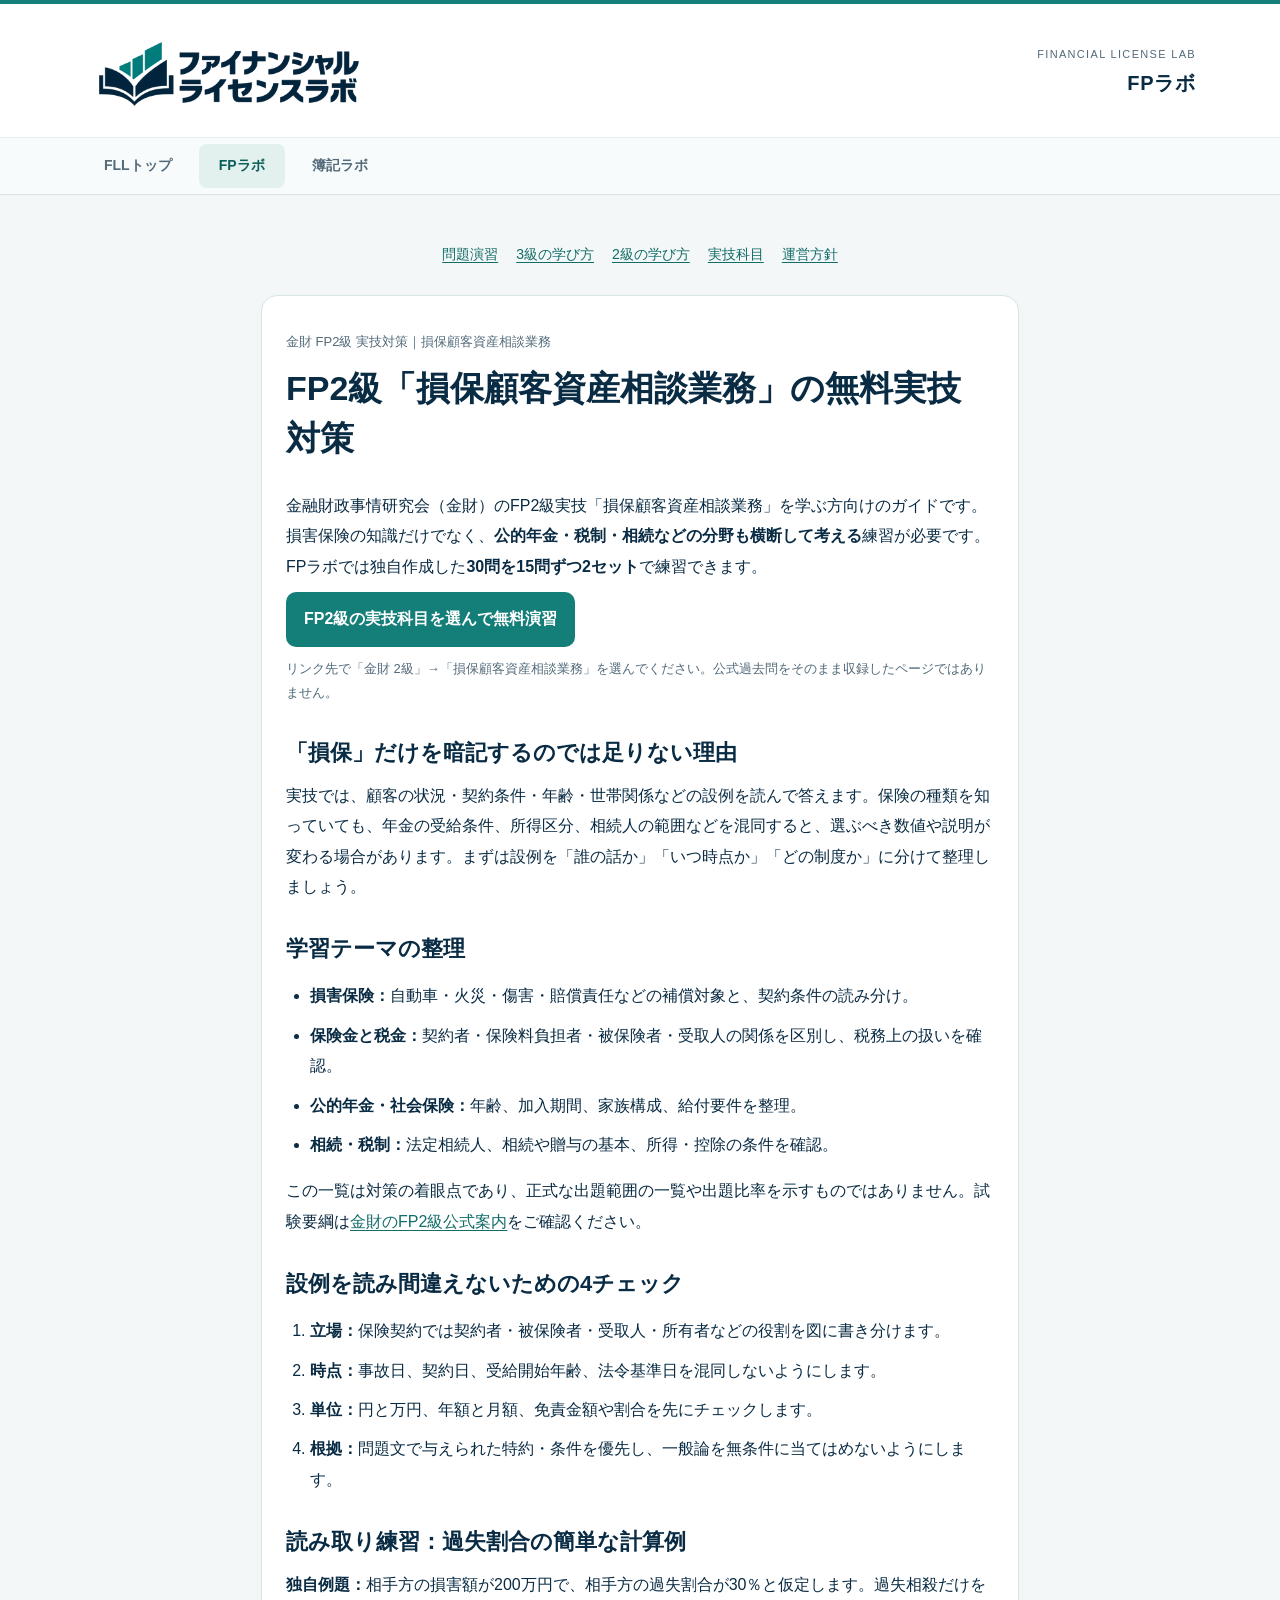
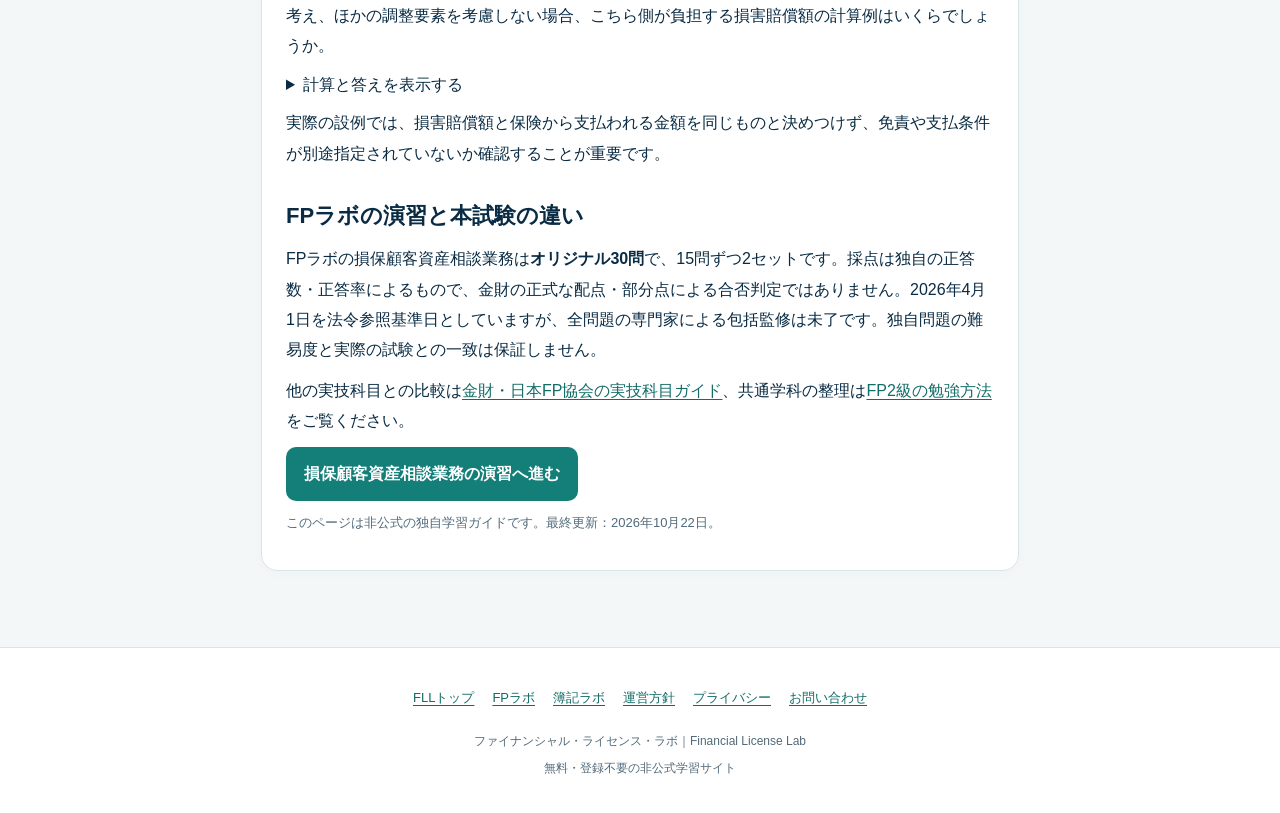
<file: fp2-nonlife-practical.html>
<!doctype html>
<html lang="ja"><head>
  <meta http-equiv="Content-Security-Policy" content="default-src 'self'; base-uri 'none'; object-src 'none'; frame-src 'none'; form-action 'self'; script-src 'self' https://static.cloudflareinsights.com/beacon.min.js; style-src 'self' 'unsafe-inline'; img-src 'self' data:; font-src 'self'; connect-src 'self'; manifest-src 'self'"><meta charset="utf-8"><meta name="viewport" content="width=device-width,initial-scale=1">
<title>FP2級・損保顧客資産相談業務の実技対策｜無料独自問題｜FPラボ</title>
<meta name="description" content="金財FP2級実技「損保顧客資産相談業務」の学習ガイド。損害保険だけでなく年金・税制・相続なども意識した設例の読み方と、無料・登録不要のオリジナル30問演習を案内。">
<link rel="canonical" href="https://fll-fp-lab.pages.dev/fp2-nonlife-practical">
<link rel="stylesheet" href="style.css?v=13a40bb60b47f639"><link rel="stylesheet" href="info.css?v=2">
  <link rel="apple-touch-icon" sizes="180x180" href="apple-touch-icon.png">
  <link rel="icon" type="image/png" sizes="32x32" href="favicon-32x32.png?v=2">
  <link rel="icon" type="image/x-icon" href="favicon.ico?v=2">
  <link rel="manifest" href="site.webmanifest">
  <meta name="apple-mobile-web-app-title" content="FPラボ">
  <meta name="application-name" content="FPラボ">
<link rel="stylesheet" href="brand.css?v=20261023d">
</head>
<body class="info-page"><a class="skip-link" href="#content">本文へ</a>
<header class="fll-header"><div class="fll-header-inner"><a class="fll-logo" href="index.html" aria-label="ファイナンシャル・ライセンス・ラボのトップへ"><img src="financial-license-lab-logo.png" width="900" height="300" alt="ファイナンシャル・ライセンス・ラボ"></a><div class="fll-context"><small>FINANCIAL LICENSE LAB</small><strong>FPラボ</strong></div></div><nav class="fll-nav" aria-label="FLLの学習ラボ"><div class="fll-nav-inner"><a href="index.html">FLLトップ</a><a href="fp.html" aria-current="page">FPラボ</a><a href="boki.html">簿記ラボ</a></div></nav></header>
<main class="container" id="content"><nav class="info-nav" aria-label="サイト案内"><a href="fp.html">問題演習</a><a href="fp3-study.html">3級の学び方</a><a href="fp2-study.html">2級の学び方</a><a href="practical-tracks.html">実技科目</a><a href="about.html">運営方針</a></nav><article class="card">
<p class="muted small">金財 FP2級 実技対策｜損保顧客資産相談業務</p>
<h1>FP2級「損保顧客資産相談業務」の無料実技対策</h1>
<p>金融財政事情研究会（金財）のFP2級実技「損保顧客資産相談業務」を学ぶ方向けのガイドです。損害保険の知識だけでなく、<strong>公的年金・税制・相続などの分野も横断して考える</strong>練習が必要です。FPラボでは独自作成した<strong>30問を15問ずつ2セット</strong>で練習できます。</p>
<p><a class="info-cta" href="fp.html?view=practical&amp;level=2">FP2級の実技科目を選んで無料演習</a></p>
<p class="muted small">リンク先で「金財 2級」→「損保顧客資産相談業務」を選んでください。公式過去問をそのまま収録したページではありません。</p>
<h2>「損保」だけを暗記するのでは足りない理由</h2>
<p>実技では、顧客の状況・契約条件・年齢・世帯関係などの設例を読んで答えます。保険の種類を知っていても、年金の受給条件、所得区分、相続人の範囲などを混同すると、選ぶべき数値や説明が変わる場合があります。まずは設例を「誰の話か」「いつ時点か」「どの制度か」に分けて整理しましょう。</p>
<h2>学習テーマの整理</h2>
<ul>
<li><strong>損害保険：</strong>自動車・火災・傷害・賠償責任などの補償対象と、契約条件の読み分け。</li>
<li><strong>保険金と税金：</strong>契約者・保険料負担者・被保険者・受取人の関係を区別し、税務上の扱いを確認。</li>
<li><strong>公的年金・社会保険：</strong>年齢、加入期間、家族構成、給付要件を整理。</li>
<li><strong>相続・税制：</strong>法定相続人、相続や贈与の基本、所得・控除の条件を確認。</li>
</ul>
<p>この一覧は対策の着眼点であり、正式な出題範囲の一覧や出題比率を示すものではありません。試験要綱は<a href="https://www.kinzai.or.jp/ginou/fp/2kyu/index.html" target="_blank" rel="noopener noreferrer">金財のFP2級公式案内</a>をご確認ください。</p>
<h2>設例を読み間違えないための4チェック</h2>
<ol>
<li><strong>立場：</strong>保険契約では契約者・被保険者・受取人・所有者などの役割を図に書き分けます。</li>
<li><strong>時点：</strong>事故日、契約日、受給開始年齢、法令基準日を混同しないようにします。</li>
<li><strong>単位：</strong>円と万円、年額と月額、免責金額や割合を先にチェックします。</li>
<li><strong>根拠：</strong>問題文で与えられた特約・条件を優先し、一般論を無条件に当てはめないようにします。</li>
</ol>
<h2>読み取り練習：過失割合の簡単な計算例</h2>
<p><strong>独自例題：</strong>相手方の損害額が200万円で、相手方の過失割合が30％と仮定します。過失相殺だけを考え、ほかの調整要素を考慮しない場合、こちら側が負担する損害賠償額の計算例はいくらでしょうか。</p>
<details><summary>計算と答えを表示する</summary><p>200万円×（1－0.30）＝<strong>140万円</strong>です。これは過失相殺の計算手順を説明するための単純な仮定であり、実際の賠償額・保険金支払額は契約条件や事案によって変わります。</p></details>
<p>実際の設例では、損害賠償額と保険から支払われる金額を同じものと決めつけず、免責や支払条件が別途指定されていないか確認することが重要です。</p>
<h2>FPラボの演習と本試験の違い</h2>
<p>FPラボの損保顧客資産相談業務は<strong>オリジナル30問</strong>で、15問ずつ2セットです。採点は独自の正答数・正答率によるもので、金財の正式な配点・部分点による合否判定ではありません。2026年4月1日を法令参照基準日としていますが、全問題の専門家による包括監修は未了です。独自問題の難易度と実際の試験との一致は保証しません。</p>
<p>他の実技科目との比較は<a href="practical-tracks.html">金財・日本FP協会の実技科目ガイド</a>、共通学科の整理は<a href="fp2-study.html">FP2級の勉強方法</a>をご覧ください。</p>
<p><a class="info-cta" href="fp.html?view=practical&amp;level=2">損保顧客資産相談業務の演習へ進む</a></p>
<p class="muted small">このページは非公式の独自学習ガイドです。最終更新：2026年10月22日。</p>
</article></main><footer class="fll-footer"><nav aria-label="FLLサイト案内"><a href="index.html">FLLトップ</a><a href="fp.html">FPラボ</a><a href="boki.html">簿記ラボ</a><a href="about.html">運営方針</a><a href="privacy.html">プライバシー</a><a href="contact.html">お問い合わせ</a></nav><p>ファイナンシャル・ライセンス・ラボ｜Financial License Lab</p><p>無料・登録不要の非公式学習サイト</p></footer></body></html>
</file>
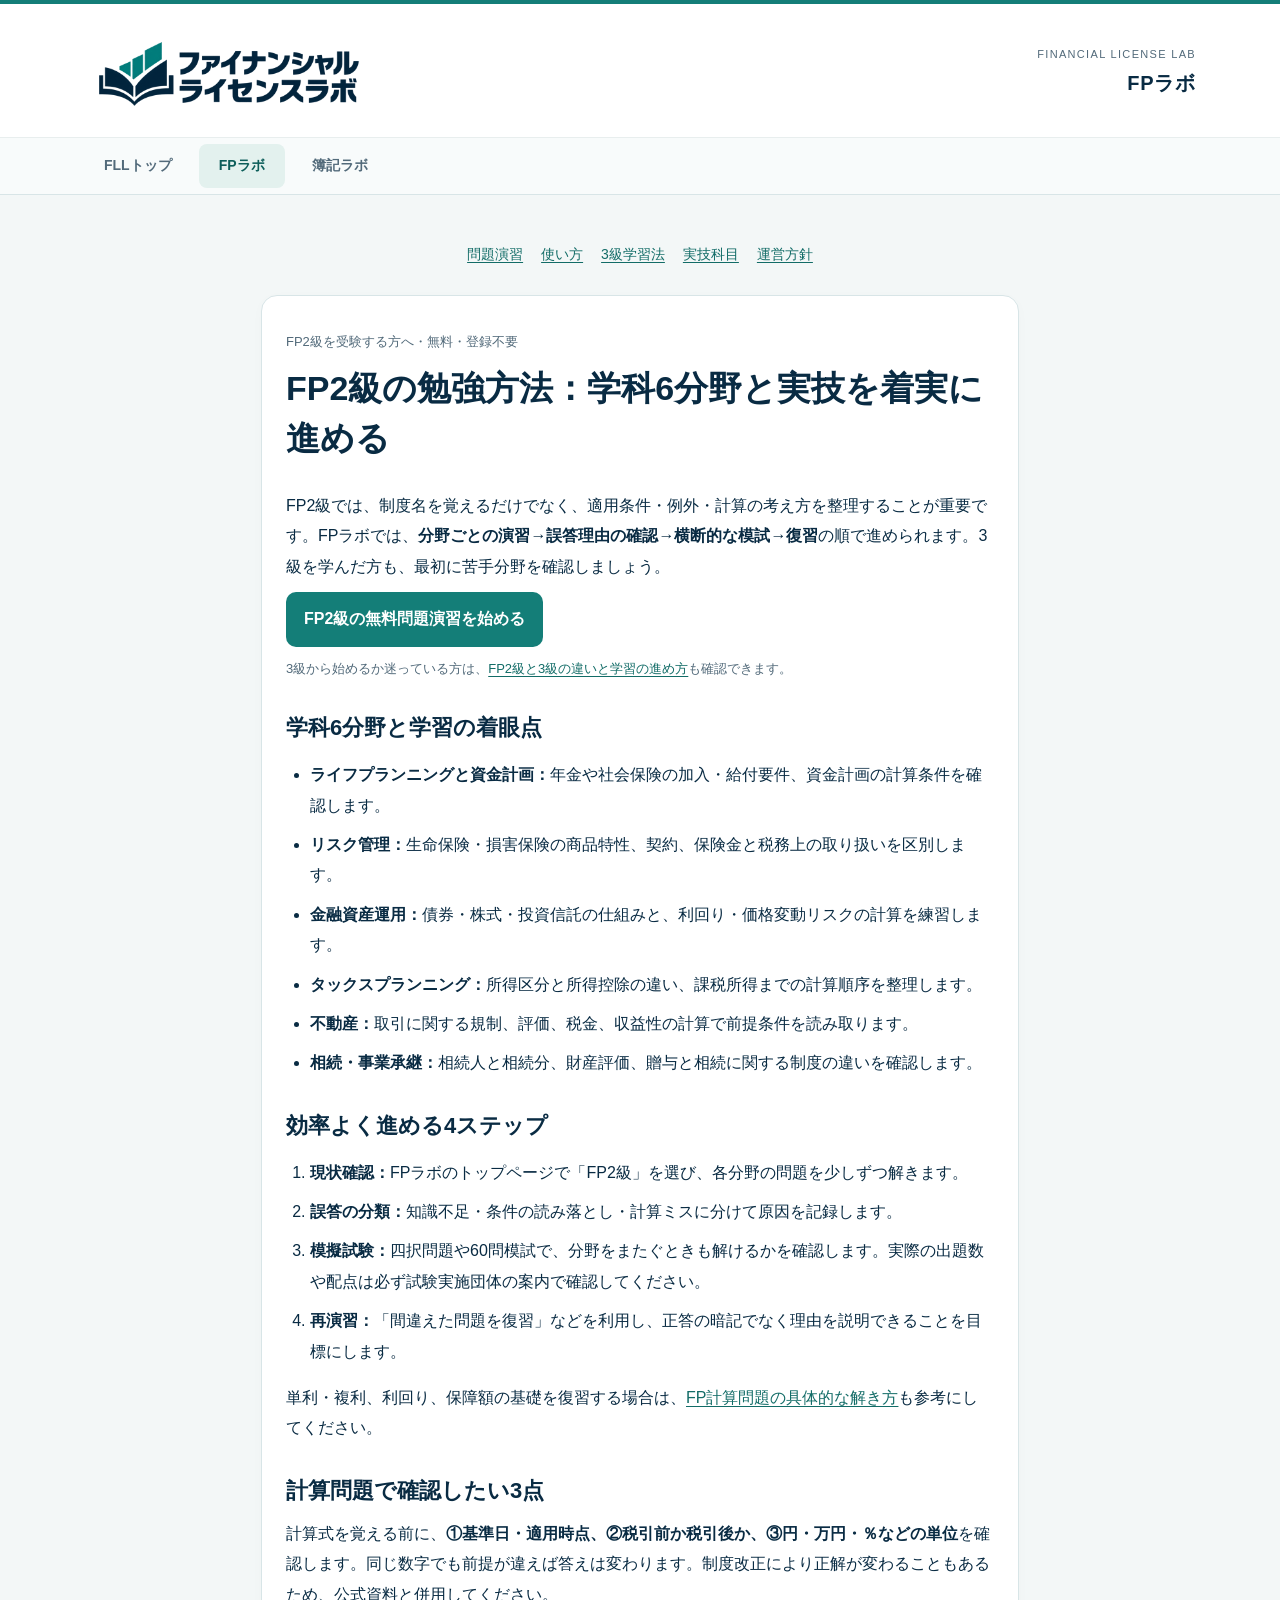
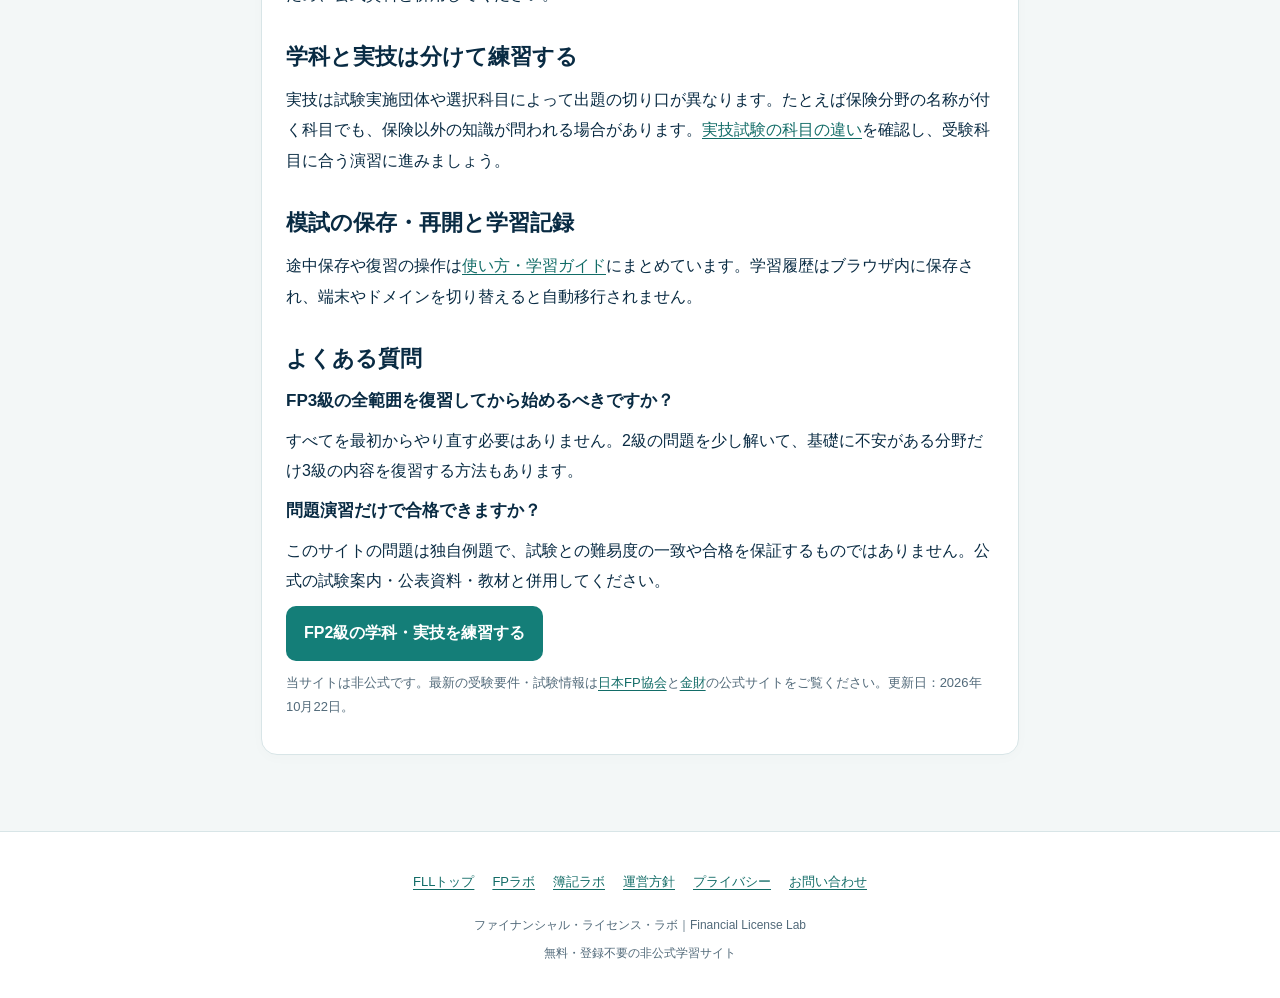
<file: fp2-study.html>
<!doctype html>
<html lang="ja"><head>
  <meta http-equiv="Content-Security-Policy" content="default-src 'self'; base-uri 'none'; object-src 'none'; frame-src 'none'; form-action 'self'; script-src 'self' https://static.cloudflareinsights.com/beacon.min.js; style-src 'self' 'unsafe-inline'; img-src 'self' data:; font-src 'self'; connect-src 'self'; manifest-src 'self'"><meta charset="utf-8"><meta name="viewport" content="width=device-width,initial-scale=1">
<title>FP2級の勉強方法｜学科6分野と実技対策の進め方｜FPラボ</title>
<meta name="description" content="FP2級の学科6分野と実技試験を効率よく学ぶための手順を解説。FP3級からのステップアップ、四択問題、模擬試験、復習の進め方。無料・登録不要のFPラボ。">
<link rel="canonical" href="https://fll-fp-lab.pages.dev/fp2-study">
<link rel="stylesheet" href="style.css?v=13a40bb60b47f639"><link rel="stylesheet" href="info.css?v=1">
  <link rel="apple-touch-icon" sizes="180x180" href="apple-touch-icon.png">
  <link rel="icon" type="image/png" sizes="32x32" href="favicon-32x32.png?v=2">
  <link rel="icon" type="image/x-icon" href="favicon.ico?v=2">
  <link rel="manifest" href="site.webmanifest">
  <meta name="apple-mobile-web-app-title" content="FPラボ">
  <meta name="application-name" content="FPラボ">
<link rel="stylesheet" href="brand.css?v=20261023d">
</head>
<body class="info-page"><a class="skip-link" href="#content">本文へ</a>
<header class="fll-header"><div class="fll-header-inner"><a class="fll-logo" href="index.html" aria-label="ファイナンシャル・ライセンス・ラボのトップへ"><img src="financial-license-lab-logo.png" width="900" height="300" alt="ファイナンシャル・ライセンス・ラボ"></a><div class="fll-context"><small>FINANCIAL LICENSE LAB</small><strong>FPラボ</strong></div></div><nav class="fll-nav" aria-label="FLLの学習ラボ"><div class="fll-nav-inner"><a href="index.html">FLLトップ</a><a href="fp.html" aria-current="page">FPラボ</a><a href="boki.html">簿記ラボ</a></div></nav></header>
<main class="container" id="content"><nav class="info-nav" aria-label="サイト案内"><a href="fp.html">問題演習</a><a href="guide.html">使い方</a><a href="fp3-study.html">3級学習法</a><a href="practical-tracks.html">実技科目</a><a href="about.html">運営方針</a></nav>
<article class="card"><p class="muted small">FP2級を受験する方へ・無料・登録不要</p><h1>FP2級の勉強方法：学科6分野と実技を着実に進める</h1>
<p>FP2級では、制度名を覚えるだけでなく、適用条件・例外・計算の考え方を整理することが重要です。FPラボでは、<strong>分野ごとの演習→誤答理由の確認→横断的な模試→復習</strong>の順で進められます。3級を学んだ方も、最初に苦手分野を確認しましょう。</p>
<p><a class="info-cta" href="fp.html?level=2">FP2級の無料問題演習を始める</a></p>
<p class="muted small">3級から始めるか迷っている方は、<a href="fp-level-comparison.html">FP2級と3級の違いと学習の進め方</a>も確認できます。</p>
<h2>学科6分野と学習の着眼点</h2>
<ul><li><strong>ライフプランニングと資金計画：</strong>年金や社会保険の加入・給付要件、資金計画の計算条件を確認します。</li>
<li><strong>リスク管理：</strong>生命保険・損害保険の商品特性、契約、保険金と税務上の取り扱いを区別します。</li>
<li><strong>金融資産運用：</strong>債券・株式・投資信託の仕組みと、利回り・価格変動リスクの計算を練習します。</li>
<li><strong>タックスプランニング：</strong>所得区分と所得控除の違い、課税所得までの計算順序を整理します。</li>
<li><strong>不動産：</strong>取引に関する規制、評価、税金、収益性の計算で前提条件を読み取ります。</li>
<li><strong>相続・事業承継：</strong>相続人と相続分、財産評価、贈与と相続に関する制度の違いを確認します。</li></ul>
<h2>効率よく進める4ステップ</h2>
<ol><li><strong>現状確認：</strong>FPラボのトップページで「FP2級」を選び、各分野の問題を少しずつ解きます。</li>
<li><strong>誤答の分類：</strong>知識不足・条件の読み落とし・計算ミスに分けて原因を記録します。</li>
<li><strong>模擬試験：</strong>四択問題や60問模試で、分野をまたぐときも解けるかを確認します。実際の出題数や配点は必ず試験実施団体の案内で確認してください。</li>
<li><strong>再演習：</strong>「間違えた問題を復習」などを利用し、正答の暗記でなく理由を説明できることを目標にします。</li></ol>
<p>単利・複利、利回り、保障額の基礎を復習する場合は、<a href="fp-calculation-guide.html">FP計算問題の具体的な解き方</a>も参考にしてください。</p>
<h2>計算問題で確認したい3点</h2>
<p>計算式を覚える前に、<strong>①基準日・適用時点、②税引前か税引後か、③円・万円・％などの単位</strong>を確認します。同じ数字でも前提が違えば答えは変わります。制度改正により正解が変わることもあるため、公式資料と併用してください。</p>
<h2>学科と実技は分けて練習する</h2>
<p>実技は試験実施団体や選択科目によって出題の切り口が異なります。たとえば保険分野の名称が付く科目でも、保険以外の知識が問われる場合があります。<a href="practical-tracks.html">実技試験の科目の違い</a>を確認し、受験科目に合う演習に進みましょう。</p>
<h2>模試の保存・再開と学習記録</h2>
<p>途中保存や復習の操作は<a href="guide.html">使い方・学習ガイド</a>にまとめています。学習履歴はブラウザ内に保存され、端末やドメインを切り替えると自動移行されません。</p>
<h2>よくある質問</h2>
<h3>FP3級の全範囲を復習してから始めるべきですか？</h3><p>すべてを最初からやり直す必要はありません。2級の問題を少し解いて、基礎に不安がある分野だけ3級の内容を復習する方法もあります。</p>
<h3>問題演習だけで合格できますか？</h3><p>このサイトの問題は独自例題で、試験との難易度の一致や合格を保証するものではありません。公式の試験案内・公表資料・教材と併用してください。</p>
<p><a class="info-cta" href="fp.html?level=2">FP2級の学科・実技を練習する</a></p>
<p class="muted small">当サイトは非公式です。最新の受験要件・試験情報は<a href="https://www.jafp.or.jp/exam/" target="_blank" rel="noopener noreferrer">日本FP協会</a>と<a href="https://www.kinzai.or.jp/" target="_blank" rel="noopener noreferrer">金財</a>の公式サイトをご覧ください。更新日：2026年10月22日。</p></article></main>
<footer class="fll-footer"><nav aria-label="FLLサイト案内"><a href="index.html">FLLトップ</a><a href="fp.html">FPラボ</a><a href="boki.html">簿記ラボ</a><a href="about.html">運営方針</a><a href="privacy.html">プライバシー</a><a href="contact.html">お問い合わせ</a></nav><p>ファイナンシャル・ライセンス・ラボ｜Financial License Lab</p><p>無料・登録不要の非公式学習サイト</p></footer></body></html>
</file>
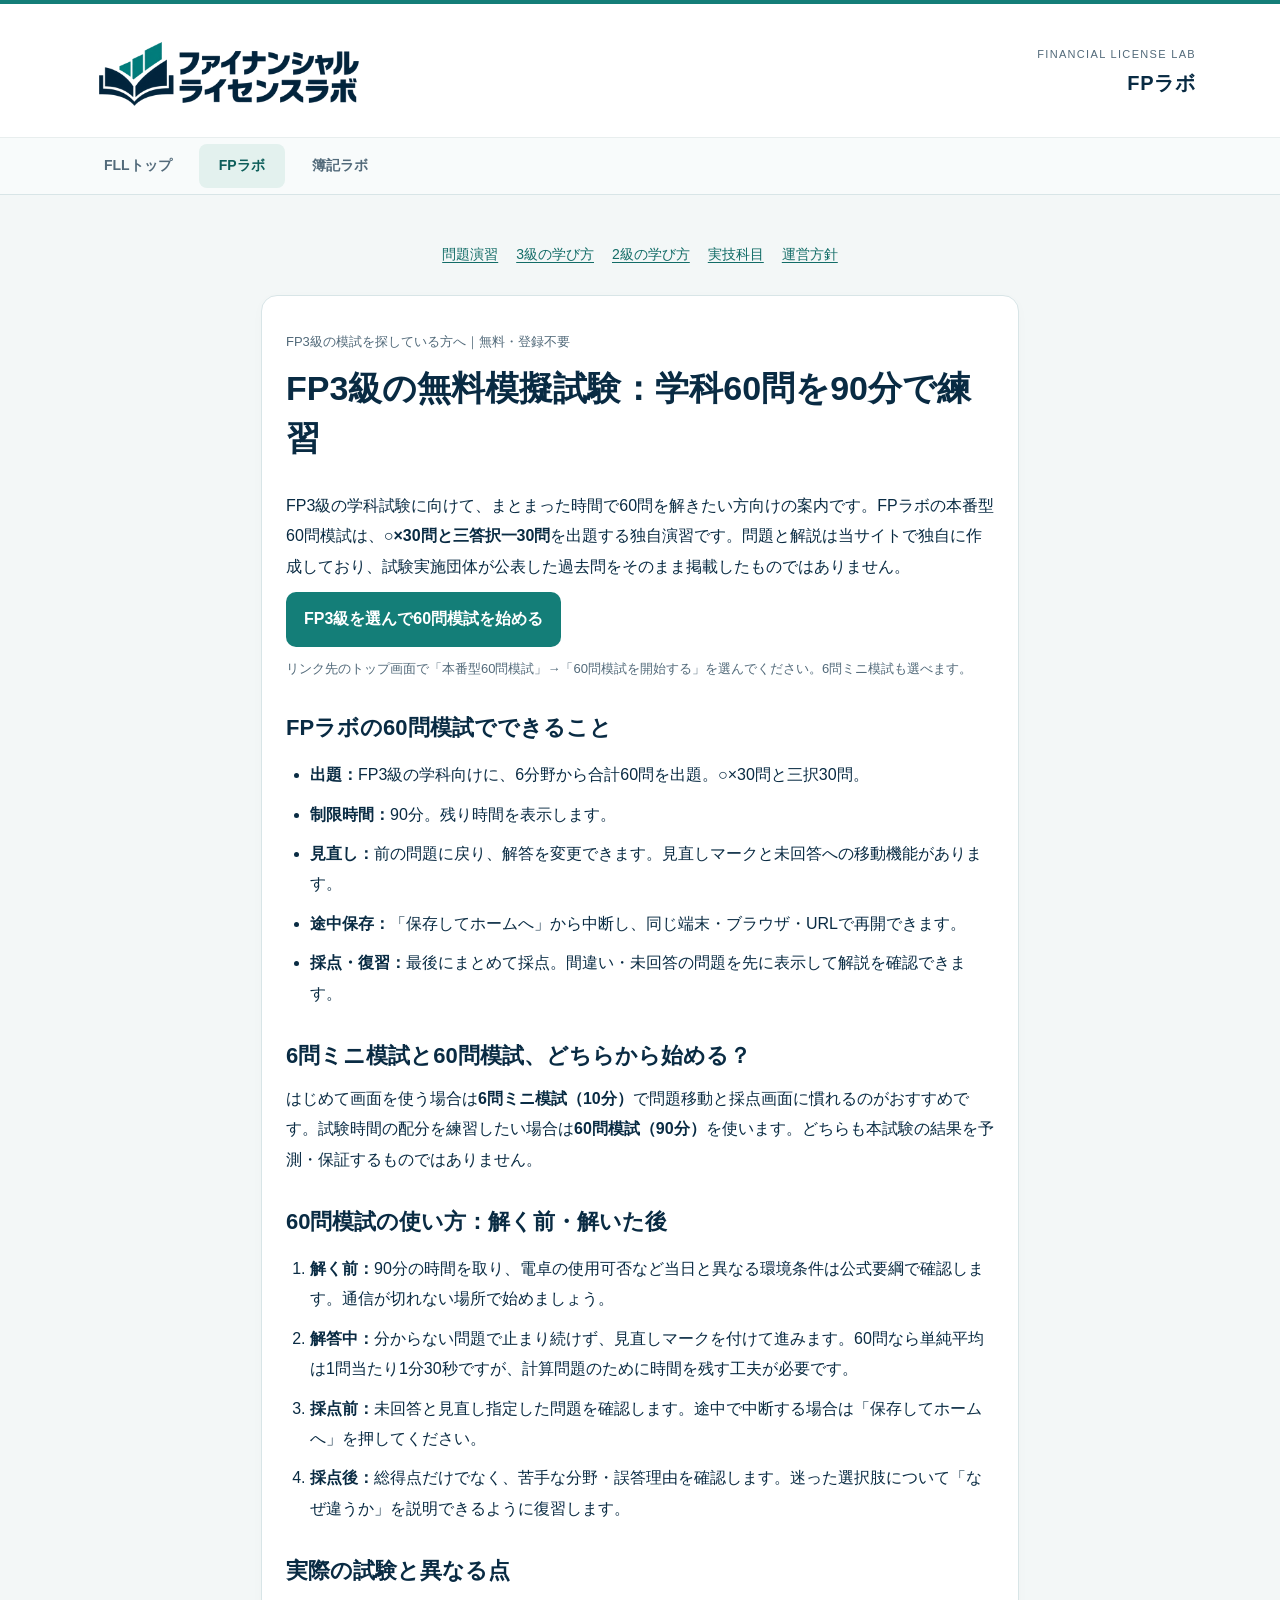
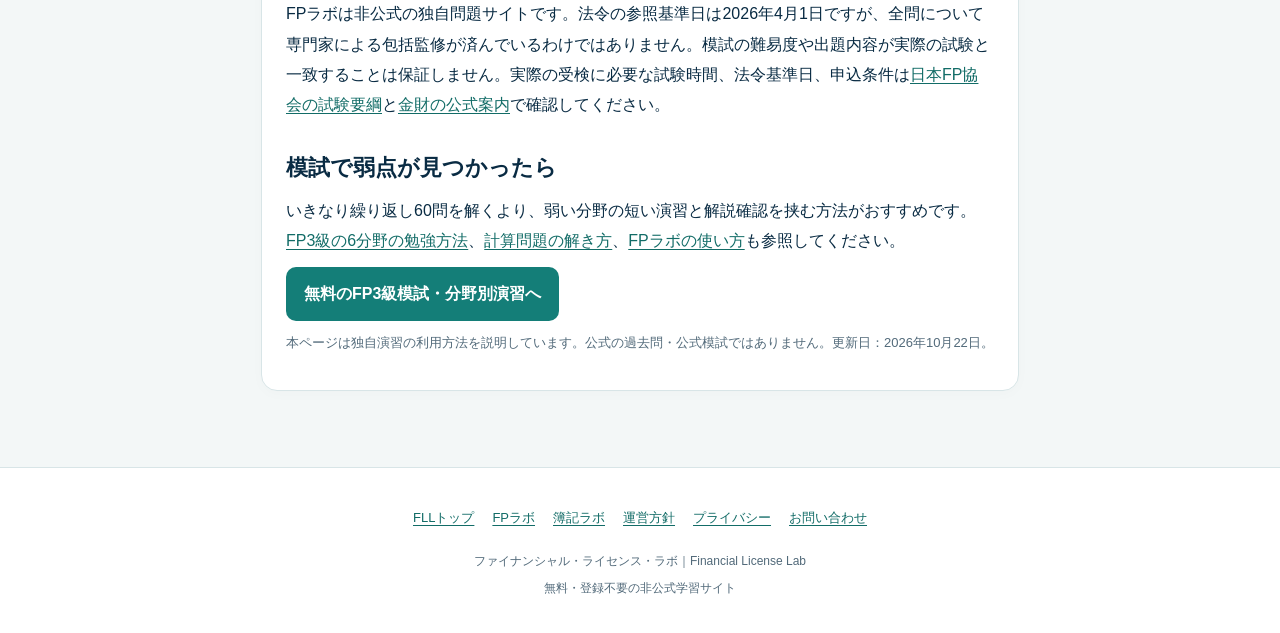
<file: fp3-mock-exam.html>
<!doctype html>
<html lang="ja"><head>
  <meta http-equiv="Content-Security-Policy" content="default-src 'self'; base-uri 'none'; object-src 'none'; frame-src 'none'; form-action 'self'; script-src 'self' https://static.cloudflareinsights.com/beacon.min.js; style-src 'self' 'unsafe-inline'; img-src 'self' data:; font-src 'self'; connect-src 'self'; manifest-src 'self'"><meta charset="utf-8"><meta name="viewport" content="width=device-width,initial-scale=1">
<title>FP3級の無料模擬試験｜学科60問・90分の独自演習｜FPラボ</title>
<meta name="description" content="FP3級の学科60問模試を無料・会員登録不要で練習。○×30問と三択30問、90分タイマー、途中保存・採点・復習に対応。独自作成問題を使った非公式の模擬試験です。">
<link rel="canonical" href="https://fll-fp-lab.pages.dev/fp3-mock-exam">
<link rel="stylesheet" href="style.css?v=13a40bb60b47f639"><link rel="stylesheet" href="info.css?v=2">
  <link rel="apple-touch-icon" sizes="180x180" href="apple-touch-icon.png">
  <link rel="icon" type="image/png" sizes="32x32" href="favicon-32x32.png?v=2">
  <link rel="icon" type="image/x-icon" href="favicon.ico?v=2">
  <link rel="manifest" href="site.webmanifest">
  <meta name="apple-mobile-web-app-title" content="FPラボ">
  <meta name="application-name" content="FPラボ">
<link rel="stylesheet" href="brand.css?v=20261023d">
</head>
<body class="info-page"><a class="skip-link" href="#content">本文へ</a>
<header class="fll-header"><div class="fll-header-inner"><a class="fll-logo" href="index.html" aria-label="ファイナンシャル・ライセンス・ラボのトップへ"><img src="financial-license-lab-logo.png" width="900" height="300" alt="ファイナンシャル・ライセンス・ラボ"></a><div class="fll-context"><small>FINANCIAL LICENSE LAB</small><strong>FPラボ</strong></div></div><nav class="fll-nav" aria-label="FLLの学習ラボ"><div class="fll-nav-inner"><a href="index.html">FLLトップ</a><a href="fp.html" aria-current="page">FPラボ</a><a href="boki.html">簿記ラボ</a></div></nav></header>
<main class="container" id="content"><nav class="info-nav" aria-label="サイト案内"><a href="fp.html">問題演習</a><a href="fp3-study.html">3級の学び方</a><a href="fp2-study.html">2級の学び方</a><a href="practical-tracks.html">実技科目</a><a href="about.html">運営方針</a></nav><article class="card">
<p class="muted small">FP3級の模試を探している方へ｜無料・登録不要</p>
<h1>FP3級の無料模擬試験：学科60問を90分で練習</h1>
<p>FP3級の学科試験に向けて、まとまった時間で60問を解きたい方向けの案内です。FPラボの本番型60問模試は、<strong>○×30問と三答択一30問</strong>を出題する独自演習です。問題と解説は当サイトで独自に作成しており、試験実施団体が公表した過去問をそのまま掲載したものではありません。</p>
<p><a class="info-cta" href="fp.html?level=3">FP3級を選んで60問模試を始める</a></p>
<p class="muted small">リンク先のトップ画面で「本番型60問模試」→「60問模試を開始する」を選んでください。6問ミニ模試も選べます。</p>
<h2>FPラボの60問模試でできること</h2>
<ul>
<li><strong>出題：</strong>FP3級の学科向けに、6分野から合計60問を出題。○×30問と三択30問。</li>
<li><strong>制限時間：</strong>90分。残り時間を表示します。</li>
<li><strong>見直し：</strong>前の問題に戻り、解答を変更できます。見直しマークと未回答への移動機能があります。</li>
<li><strong>途中保存：</strong>「保存してホームへ」から中断し、同じ端末・ブラウザ・URLで再開できます。</li>
<li><strong>採点・復習：</strong>最後にまとめて採点。間違い・未回答の問題を先に表示して解説を確認できます。</li>
</ul>
<h2>6問ミニ模試と60問模試、どちらから始める？</h2>
<p>はじめて画面を使う場合は<strong>6問ミニ模試（10分）</strong>で問題移動と採点画面に慣れるのがおすすめです。試験時間の配分を練習したい場合は<strong>60問模試（90分）</strong>を使います。どちらも本試験の結果を予測・保証するものではありません。</p>
<h2>60問模試の使い方：解く前・解いた後</h2>
<ol>
<li><strong>解く前：</strong>90分の時間を取り、電卓の使用可否など当日と異なる環境条件は公式要綱で確認します。通信が切れない場所で始めましょう。</li>
<li><strong>解答中：</strong>分からない問題で止まり続けず、見直しマークを付けて進みます。60問なら単純平均は1問当たり1分30秒ですが、計算問題のために時間を残す工夫が必要です。</li>
<li><strong>採点前：</strong>未回答と見直し指定した問題を確認します。途中で中断する場合は「保存してホームへ」を押してください。</li>
<li><strong>採点後：</strong>総得点だけでなく、苦手な分野・誤答理由を確認します。迷った選択肢について「なぜ違うか」を説明できるように復習します。</li>
</ol>
<h2>実際の試験と異なる点</h2>
<p>FPラボは非公式の独自問題サイトです。法令の参照基準日は2026年4月1日ですが、全問について専門家による包括監修が済んでいるわけではありません。模試の難易度や出題内容が実際の試験と一致することは保証しません。実際の受検に必要な試験時間、法令基準日、申込条件は<a href="https://www.jafp.or.jp/exam/outline/" target="_blank" rel="noopener noreferrer">日本FP協会の試験要綱</a>と<a href="https://www.kinzai.or.jp/ginou/fp/list/fp" target="_blank" rel="noopener noreferrer">金財の公式案内</a>で確認してください。</p>
<h2>模試で弱点が見つかったら</h2>
<p>いきなり繰り返し60問を解くより、弱い分野の短い演習と解説確認を挟む方法がおすすめです。<a href="fp3-study.html">FP3級の6分野の勉強方法</a>、<a href="fp-calculation-guide.html">計算問題の解き方</a>、<a href="guide.html">FPラボの使い方</a>も参照してください。</p>
<p><a class="info-cta" href="fp.html?level=3">無料のFP3級模試・分野別演習へ</a></p>
<p class="muted small">本ページは独自演習の利用方法を説明しています。公式の過去問・公式模試ではありません。更新日：2026年10月22日。</p>
</article></main><footer class="fll-footer"><nav aria-label="FLLサイト案内"><a href="index.html">FLLトップ</a><a href="fp.html">FPラボ</a><a href="boki.html">簿記ラボ</a><a href="about.html">運営方針</a><a href="privacy.html">プライバシー</a><a href="contact.html">お問い合わせ</a></nav><p>ファイナンシャル・ライセンス・ラボ｜Financial License Lab</p><p>無料・登録不要の非公式学習サイト</p></footer></body></html>
</file>
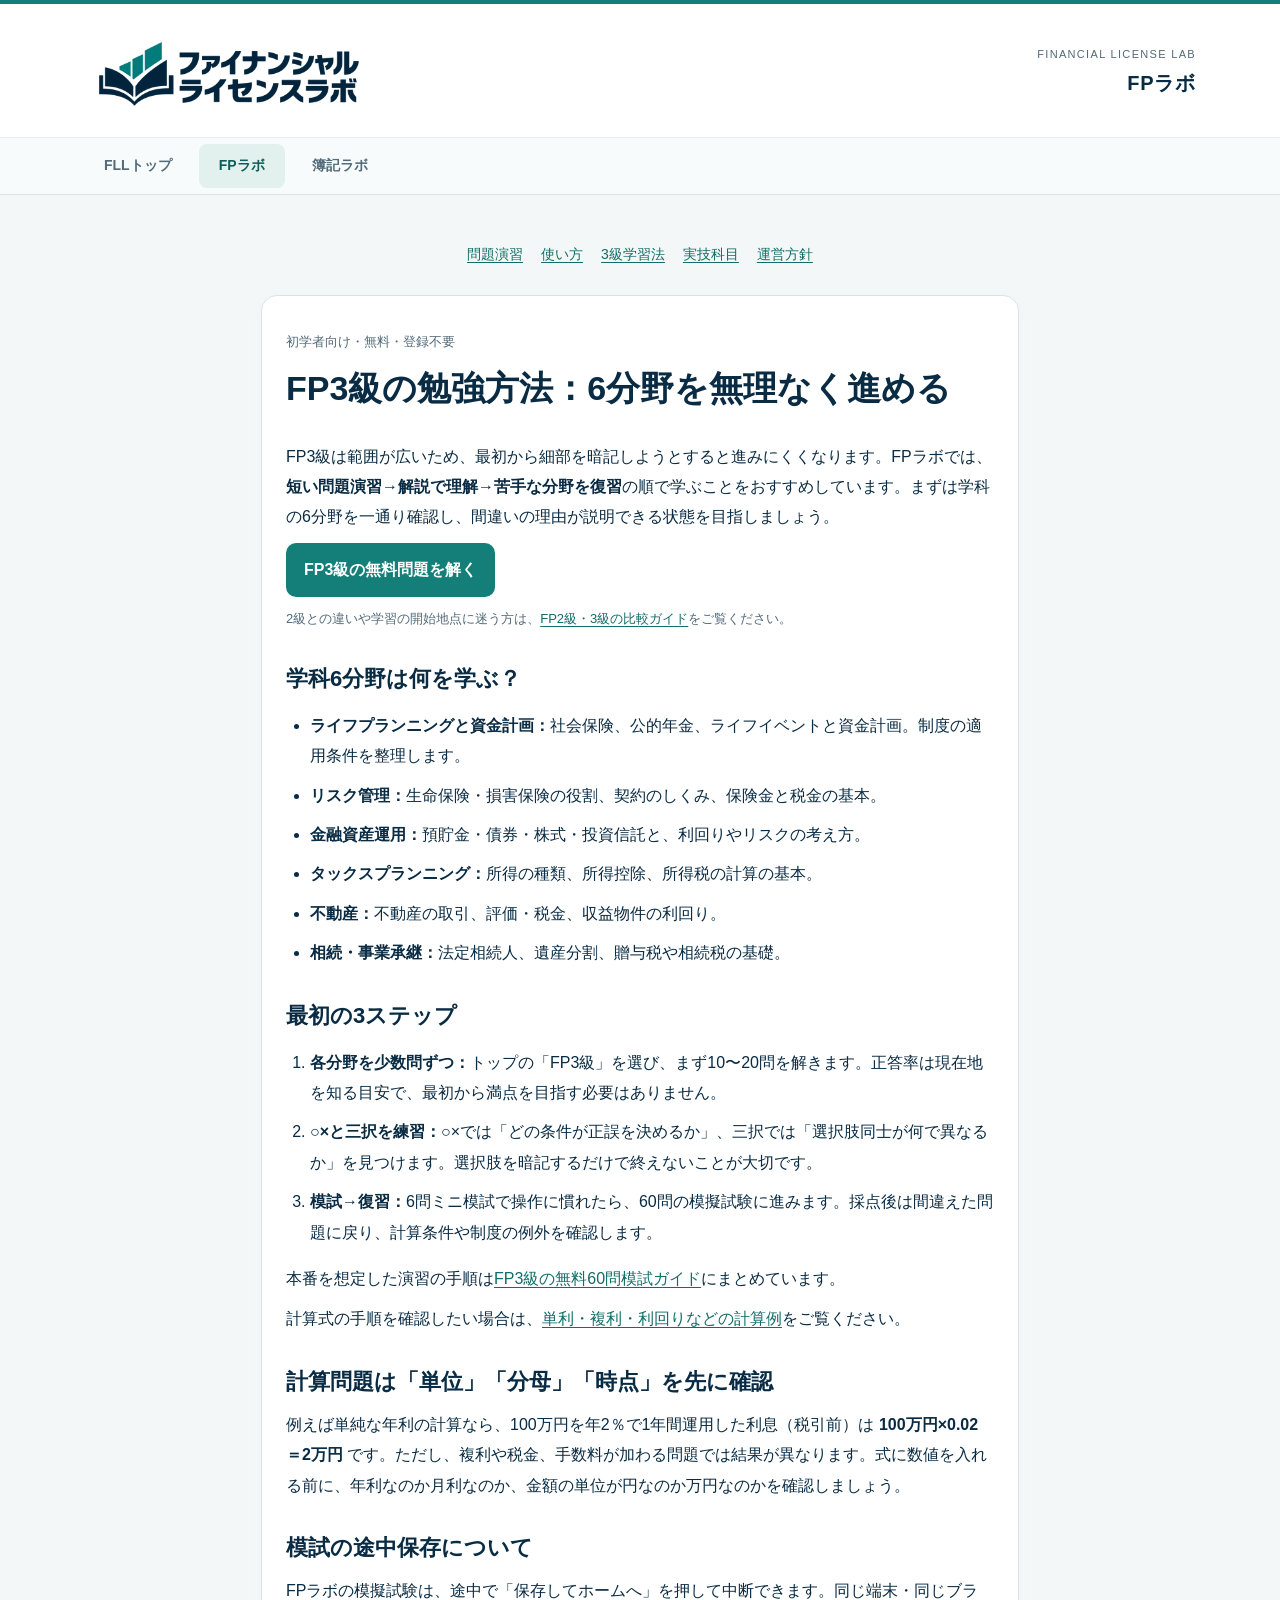
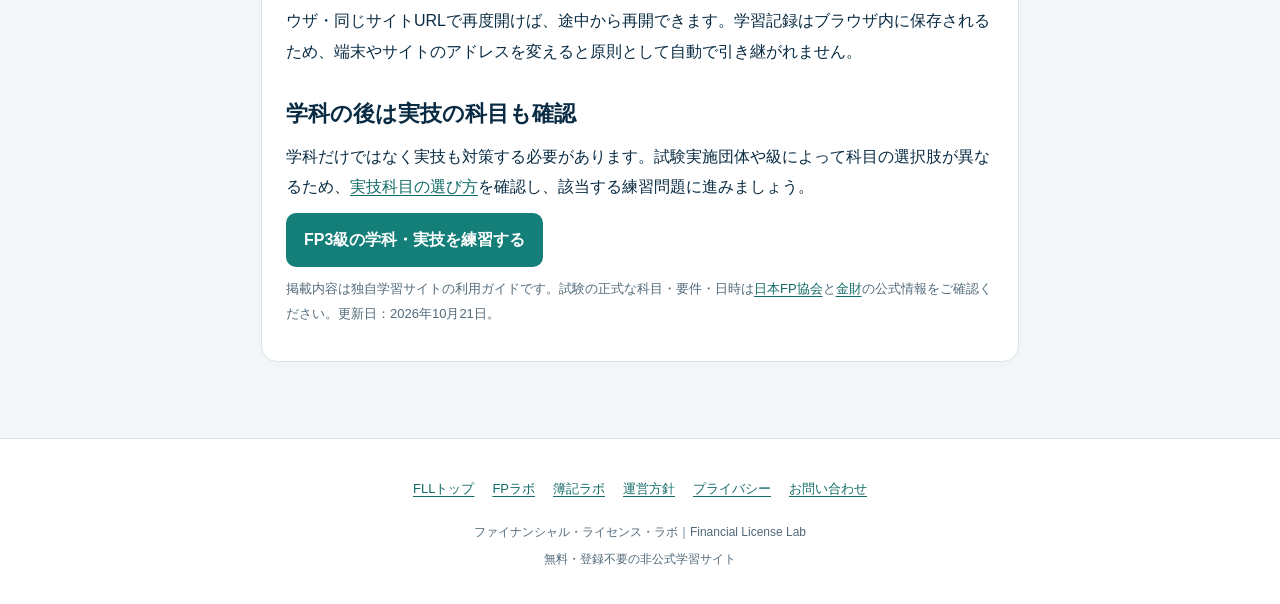
<file: fp3-study.html>
<!doctype html>
<html lang="ja"><head>
  <meta http-equiv="Content-Security-Policy" content="default-src 'self'; base-uri 'none'; object-src 'none'; frame-src 'none'; form-action 'self'; script-src 'self' https://static.cloudflareinsights.com/beacon.min.js; style-src 'self' 'unsafe-inline'; img-src 'self' data:; font-src 'self'; connect-src 'self'; manifest-src 'self'"><meta charset="utf-8"><meta name="viewport" content="width=device-width,initial-scale=1">
<title>FP3級の勉強方法：6分野の進め方と問題演習｜FPラボ</title><meta name="description" content="FP3級の学科を初めて学ぶ人向け。6分野の学習順、○×と三択の練習、模擬試験と復習の使い方を解説します。">
<link rel="canonical" href="https://fll-fp-lab.pages.dev/fp3-study">
<link rel="stylesheet" href="style.css?v=13a40bb60b47f639"><link rel="stylesheet" href="info.css?v=1">
  <link rel="apple-touch-icon" sizes="180x180" href="apple-touch-icon.png">
  <link rel="icon" type="image/png" sizes="32x32" href="favicon-32x32.png?v=2">
  <link rel="icon" type="image/x-icon" href="favicon.ico?v=2">
  <link rel="manifest" href="site.webmanifest">
  <meta name="apple-mobile-web-app-title" content="FPラボ">
  <meta name="application-name" content="FPラボ">
<link rel="stylesheet" href="brand.css?v=20261023d">
</head>
<body class="info-page"><a class="skip-link" href="#content">本文へ</a>
<header class="fll-header"><div class="fll-header-inner"><a class="fll-logo" href="index.html" aria-label="ファイナンシャル・ライセンス・ラボのトップへ"><img src="financial-license-lab-logo.png" width="900" height="300" alt="ファイナンシャル・ライセンス・ラボ"></a><div class="fll-context"><small>FINANCIAL LICENSE LAB</small><strong>FPラボ</strong></div></div><nav class="fll-nav" aria-label="FLLの学習ラボ"><div class="fll-nav-inner"><a href="index.html">FLLトップ</a><a href="fp.html" aria-current="page">FPラボ</a><a href="boki.html">簿記ラボ</a></div></nav></header>
<main class="container" id="content"><nav class="info-nav" aria-label="サイト案内"><a href="fp.html">問題演習</a><a href="guide.html">使い方</a><a href="fp3-study.html">3級学習法</a><a href="practical-tracks.html">実技科目</a><a href="about.html">運営方針</a></nav><article class="card">
<p class="muted small">初学者向け・無料・登録不要</p><h1>FP3級の勉強方法：6分野を無理なく進める</h1>
<p>FP3級は範囲が広いため、最初から細部を暗記しようとすると進みにくくなります。FPラボでは、<strong>短い問題演習→解説で理解→苦手な分野を復習</strong>の順で学ぶことをおすすめしています。まずは学科の6分野を一通り確認し、間違いの理由が説明できる状態を目指しましょう。</p>
<p><a class="info-cta" href="fp.html?level=3">FP3級の無料問題を解く</a></p>
<p class="muted small">2級との違いや学習の開始地点に迷う方は、<a href="fp-level-comparison.html">FP2級・3級の比較ガイド</a>をご覧ください。</p>
<h2>学科6分野は何を学ぶ？</h2>
<ul><li><strong>ライフプランニングと資金計画：</strong>社会保険、公的年金、ライフイベントと資金計画。制度の適用条件を整理します。</li>
<li><strong>リスク管理：</strong>生命保険・損害保険の役割、契約のしくみ、保険金と税金の基本。</li>
<li><strong>金融資産運用：</strong>預貯金・債券・株式・投資信託と、利回りやリスクの考え方。</li>
<li><strong>タックスプランニング：</strong>所得の種類、所得控除、所得税の計算の基本。</li>
<li><strong>不動産：</strong>不動産の取引、評価・税金、収益物件の利回り。</li>
<li><strong>相続・事業承継：</strong>法定相続人、遺産分割、贈与税や相続税の基礎。</li></ul>
<h2>最初の3ステップ</h2>
<ol><li><strong>各分野を少数問ずつ：</strong>トップの「FP3級」を選び、まず10〜20問を解きます。正答率は現在地を知る目安で、最初から満点を目指す必要はありません。</li>
<li><strong>○×と三択を練習：</strong>○×では「どの条件が正誤を決めるか」、三択では「選択肢同士が何で異なるか」を見つけます。選択肢を暗記するだけで終えないことが大切です。</li>
<li><strong>模試→復習：</strong>6問ミニ模試で操作に慣れたら、60問の模擬試験に進みます。採点後は間違えた問題に戻り、計算条件や制度の例外を確認します。</li></ol>
<p>本番を想定した演習の手順は<a href="fp3-mock-exam.html">FP3級の無料60問模試ガイド</a>にまとめています。</p>
<p>計算式の手順を確認したい場合は、<a href="fp-calculation-guide.html">単利・複利・利回りなどの計算例</a>をご覧ください。</p>
<h2>計算問題は「単位」「分母」「時点」を先に確認</h2>
<p>例えば単純な年利の計算なら、100万円を年2％で1年間運用した利息（税引前）は <strong>100万円×0.02＝2万円</strong> です。ただし、複利や税金、手数料が加わる問題では結果が異なります。式に数値を入れる前に、年利なのか月利なのか、金額の単位が円なのか万円なのかを確認しましょう。</p>
<h2>模試の途中保存について</h2>
<p>FPラボの模擬試験は、途中で「保存してホームへ」を押して中断できます。同じ端末・同じブラウザ・同じサイトURLで再度開けば、途中から再開できます。学習記録はブラウザ内に保存されるため、端末やサイトのアドレスを変えると原則として自動で引き継がれません。</p>
<h2>学科の後は実技の科目も確認</h2>
<p>学科だけではなく実技も対策する必要があります。試験実施団体や級によって科目の選択肢が異なるため、<a href="practical-tracks.html">実技科目の選び方</a>を確認し、該当する練習問題に進みましょう。</p>
<p><a class="info-cta" href="fp.html?level=3">FP3級の学科・実技を練習する</a></p><p class="muted small">掲載内容は独自学習サイトの利用ガイドです。試験の正式な科目・要件・日時は<a href="https://www.jafp.or.jp/exam/">日本FP協会</a>と<a href="https://www.kinzai.or.jp/">金財</a>の公式情報をご確認ください。更新日：2026年10月21日。</p></article></main>
<footer class="fll-footer"><nav aria-label="FLLサイト案内"><a href="index.html">FLLトップ</a><a href="fp.html">FPラボ</a><a href="boki.html">簿記ラボ</a><a href="about.html">運営方針</a><a href="privacy.html">プライバシー</a><a href="contact.html">お問い合わせ</a></nav><p>ファイナンシャル・ライセンス・ラボ｜Financial License Lab</p><p>無料・登録不要の非公式学習サイト</p></footer></body></html>
</file>
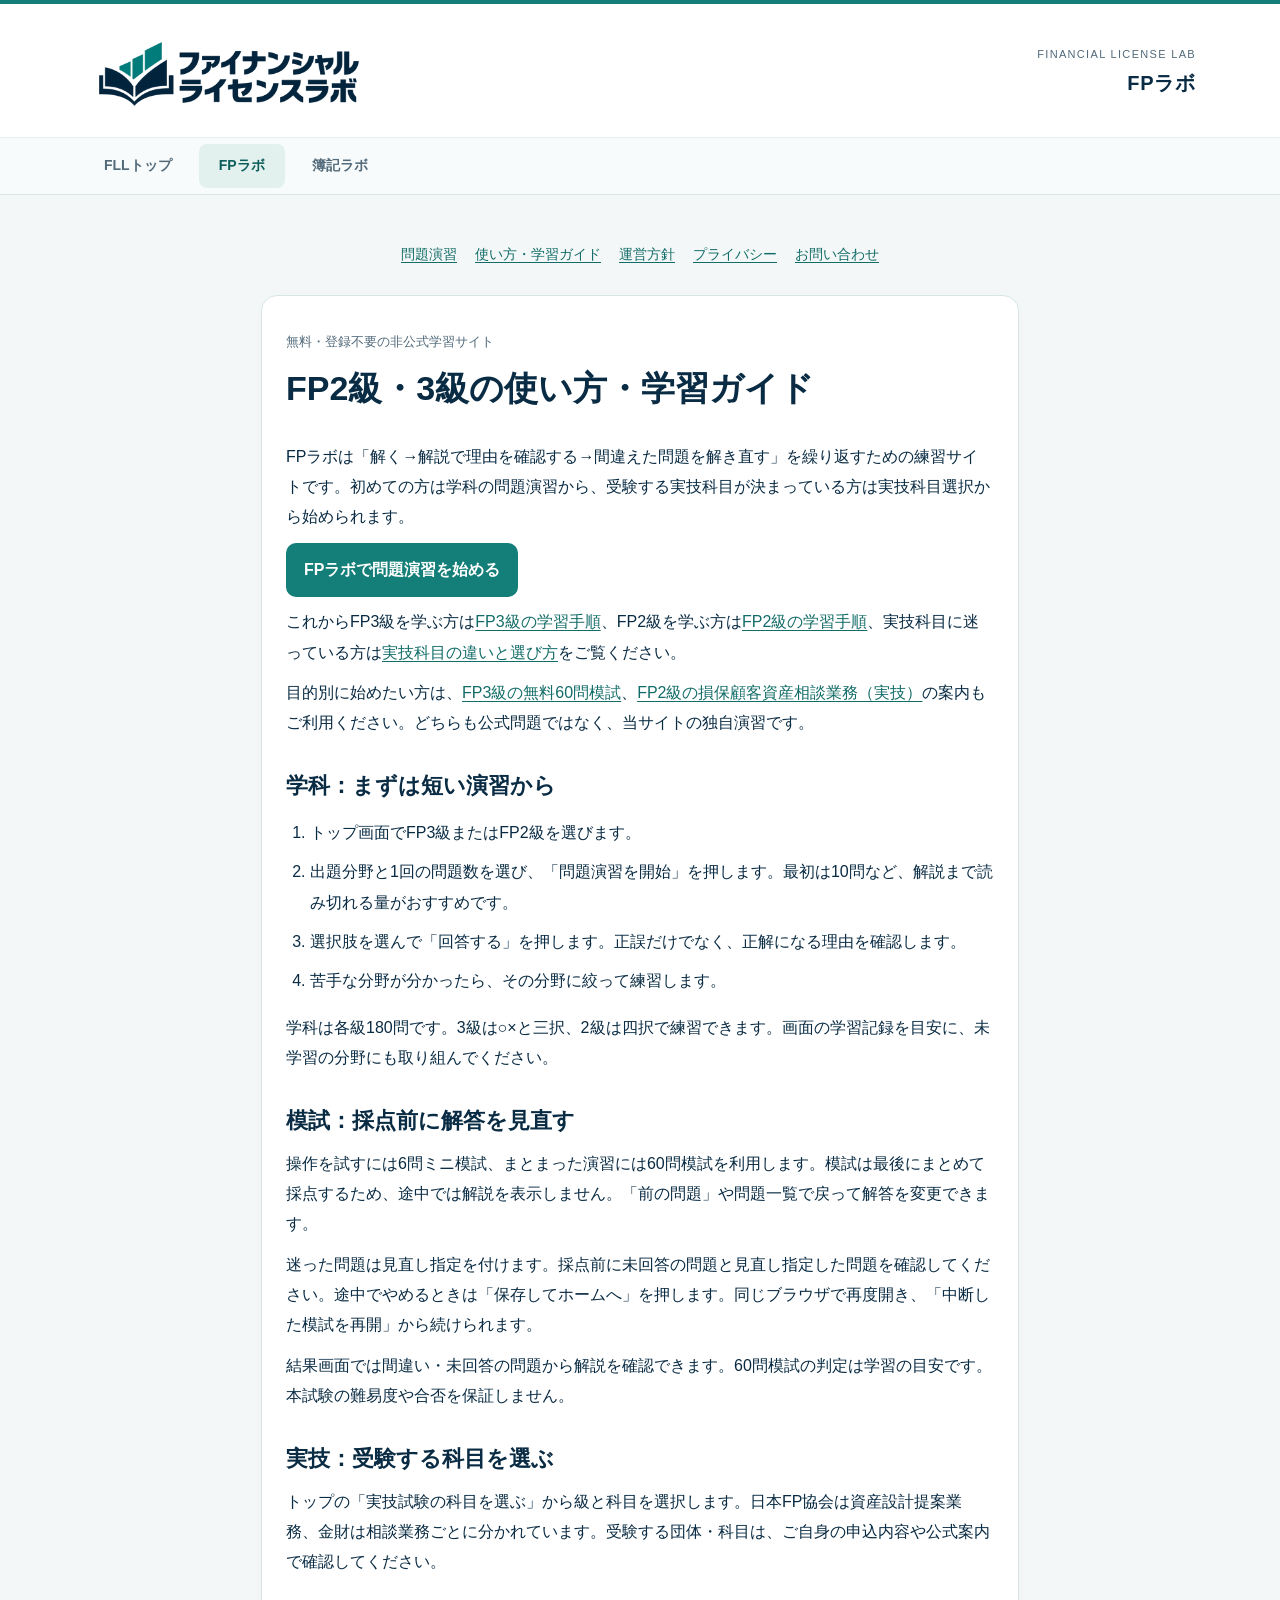
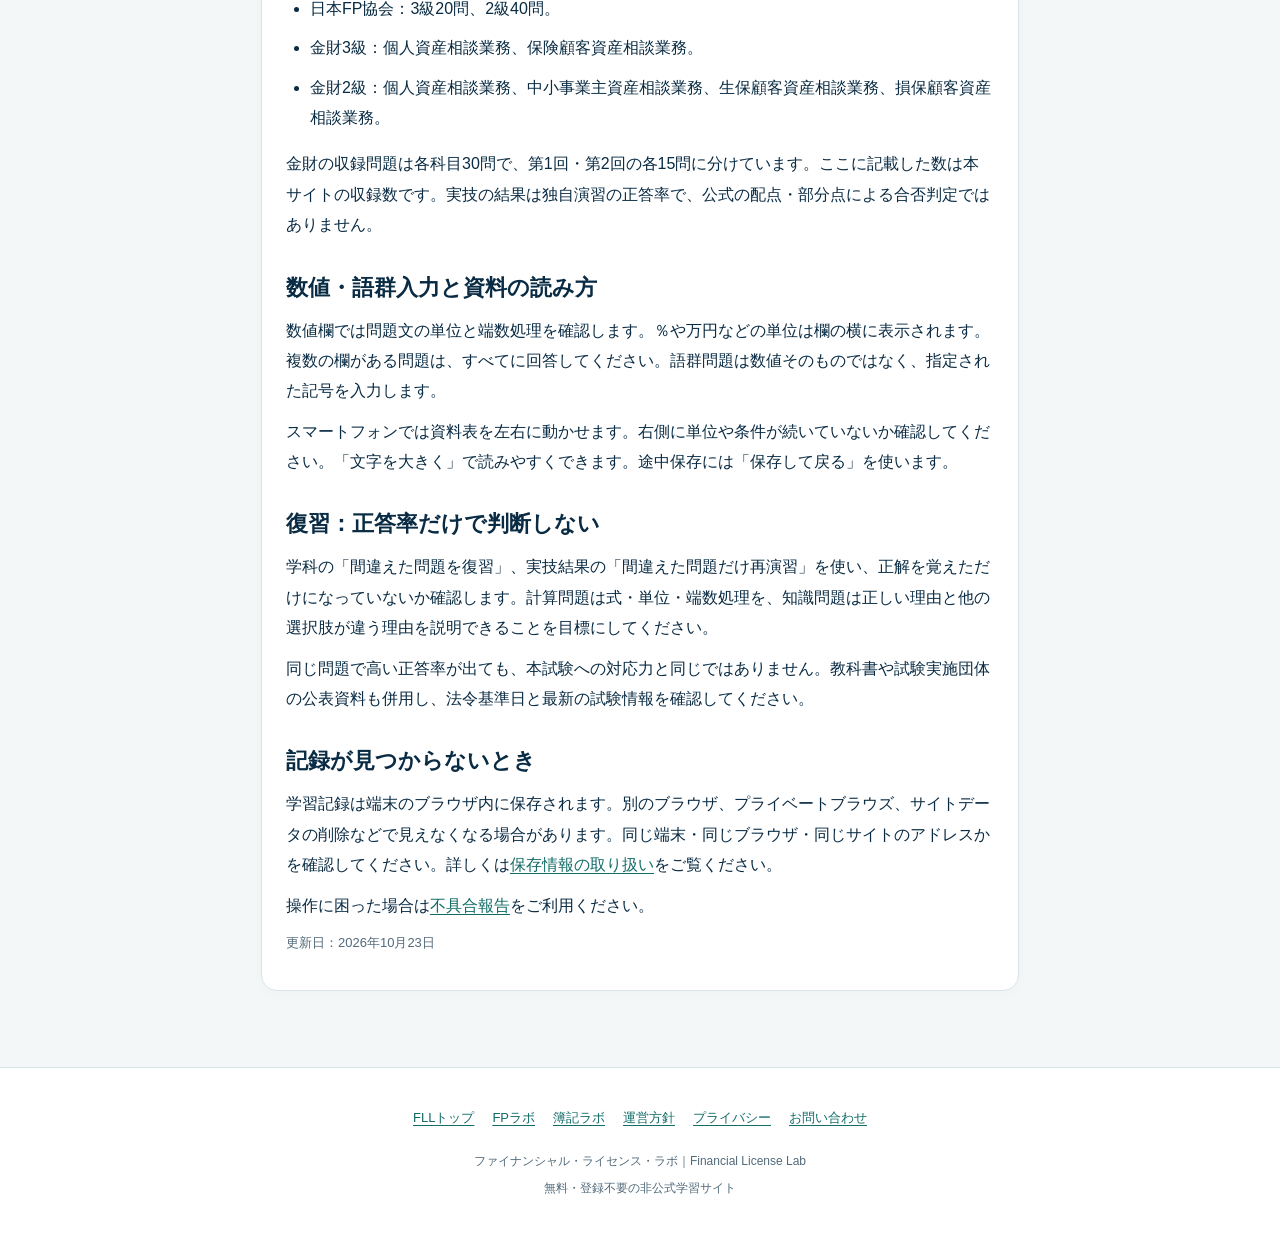
<file: guide.html>
<!doctype html>
<html lang="ja"><head>
  <meta http-equiv="Content-Security-Policy" content="default-src 'self'; base-uri 'none'; object-src 'none'; frame-src 'none'; form-action 'self'; script-src 'self' https://static.cloudflareinsights.com/beacon.min.js; style-src 'self' 'unsafe-inline'; img-src 'self' data:; font-src 'self'; connect-src 'self'; manifest-src 'self'"><meta charset="utf-8"><meta name="viewport" content="width=device-width,initial-scale=1">
<title>FP2級・3級の使い方・学習ガイド｜FPラボ</title><meta name="description" content="FPラボで学科と実技を練習する手順、模試の保存・再開、間違えた問題の復習方法を紹介します。">
<link rel="canonical" href="https://fll-fp-lab.pages.dev/guide">
<link rel="stylesheet" href="style.css?v=13a40bb60b47f639"><link rel="stylesheet" href="info.css?v=1">
  <link rel="apple-touch-icon" sizes="180x180" href="apple-touch-icon.png">
  <link rel="icon" type="image/png" sizes="32x32" href="favicon-32x32.png?v=2">
  <link rel="icon" type="image/x-icon" href="favicon.ico?v=2">
  <link rel="manifest" href="site.webmanifest">
  <meta name="apple-mobile-web-app-title" content="FPラボ">
  <meta name="application-name" content="FPラボ">
<link rel="stylesheet" href="brand.css?v=20261023d">
</head>
<body class="info-page"><a class="skip-link" href="#content">本文へ</a>
<header class="fll-header"><div class="fll-header-inner"><a class="fll-logo" href="index.html" aria-label="ファイナンシャル・ライセンス・ラボのトップへ"><img src="financial-license-lab-logo.png" width="900" height="300" alt="ファイナンシャル・ライセンス・ラボ"></a><div class="fll-context"><small>FINANCIAL LICENSE LAB</small><strong>FPラボ</strong></div></div><nav class="fll-nav" aria-label="FLLの学習ラボ"><div class="fll-nav-inner"><a href="index.html">FLLトップ</a><a href="fp.html" aria-current="page">FPラボ</a><a href="boki.html">簿記ラボ</a></div></nav></header>
<main class="container" id="content"><nav class="info-nav" aria-label="サイト案内"><a href="fp.html">問題演習</a><a href="guide.html">使い方・学習ガイド</a><a href="about.html">運営方針</a><a href="privacy.html">プライバシー</a><a href="contact.html">お問い合わせ</a></nav><article class="card"><p class="muted small">無料・登録不要の非公式学習サイト</p><h1>FP2級・3級の使い方・学習ガイド</h1>
<p>FPラボは「解く→解説で理由を確認する→間違えた問題を解き直す」を繰り返すための練習サイトです。初めての方は学科の問題演習から、受験する実技科目が決まっている方は実技科目選択から始められます。</p>
<p><a class="info-cta" href="fp.html">FPラボで問題演習を始める</a></p><p>これからFP3級を学ぶ方は<a href="fp3-study.html">FP3級の学習手順</a>、FP2級を学ぶ方は<a href="fp2-study.html">FP2級の学習手順</a>、実技科目に迷っている方は<a href="practical-tracks.html">実技科目の違いと選び方</a>をご覧ください。</p><p>目的別に始めたい方は、<a href="fp3-mock-exam.html">FP3級の無料60問模試</a>、<a href="fp2-nonlife-practical.html">FP2級の損保顧客資産相談業務（実技）</a>の案内もご利用ください。どちらも公式問題ではなく、当サイトの独自演習です。</p>
<h2>学科：まずは短い演習から</h2><ol><li>トップ画面でFP3級またはFP2級を選びます。</li><li>出題分野と1回の問題数を選び、「問題演習を開始」を押します。最初は10問など、解説まで読み切れる量がおすすめです。</li><li>選択肢を選んで「回答する」を押します。正誤だけでなく、正解になる理由を確認します。</li><li>苦手な分野が分かったら、その分野に絞って練習します。</li></ol>
<p>学科は各級180問です。3級は○×と三択、2級は四択で練習できます。画面の学習記録を目安に、未学習の分野にも取り組んでください。</p>
<h2>模試：採点前に解答を見直す</h2><p>操作を試すには6問ミニ模試、まとまった演習には60問模試を利用します。模試は最後にまとめて採点するため、途中では解説を表示しません。「前の問題」や問題一覧で戻って解答を変更できます。</p>
<p>迷った問題は見直し指定を付けます。採点前に未回答の問題と見直し指定した問題を確認してください。途中でやめるときは「保存してホームへ」を押します。同じブラウザで再度開き、「中断した模試を再開」から続けられます。</p>
<p>結果画面では間違い・未回答の問題から解説を確認できます。60問模試の判定は学習の目安です。本試験の難易度や合否を保証しません。</p>
<h2>実技：受験する科目を選ぶ</h2><p>トップの「実技試験の科目を選ぶ」から級と科目を選択します。日本FP協会は資産設計提案業務、金財は相談業務ごとに分かれています。受験する団体・科目は、ご自身の申込内容や公式案内で確認してください。</p>
<ul><li>日本FP協会：3級20問、2級40問。</li><li>金財3級：個人資産相談業務、保険顧客資産相談業務。</li><li>金財2級：個人資産相談業務、中小事業主資産相談業務、生保顧客資産相談業務、損保顧客資産相談業務。</li></ul>
<p>金財の収録問題は各科目30問で、第1回・第2回の各15問に分けています。ここに記載した数は本サイトの収録数です。実技の結果は独自演習の正答率で、公式の配点・部分点による合否判定ではありません。</p>
<h2>数値・語群入力と資料の読み方</h2><p>数値欄では問題文の単位と端数処理を確認します。％や万円などの単位は欄の横に表示されます。複数の欄がある問題は、すべてに回答してください。語群問題は数値そのものではなく、指定された記号を入力します。</p>
<p>スマートフォンでは資料表を左右に動かせます。右側に単位や条件が続いていないか確認してください。「文字を大きく」で読みやすくできます。途中保存には「保存して戻る」を使います。</p>
<h2>復習：正答率だけで判断しない</h2><p>学科の「間違えた問題を復習」、実技結果の「間違えた問題だけ再演習」を使い、正解を覚えただけになっていないか確認します。計算問題は式・単位・端数処理を、知識問題は正しい理由と他の選択肢が違う理由を説明できることを目標にしてください。</p>
<p>同じ問題で高い正答率が出ても、本試験への対応力と同じではありません。教科書や試験実施団体の公表資料も併用し、法令基準日と最新の試験情報を確認してください。</p>
<h2>記録が見つからないとき</h2><p>学習記録は端末のブラウザ内に保存されます。別のブラウザ、プライベートブラウズ、サイトデータの削除などで見えなくなる場合があります。同じ端末・同じブラウザ・同じサイトのアドレスかを確認してください。詳しくは<a href="privacy.html">保存情報の取り扱い</a>をご覧ください。</p>
<p>操作に困った場合は<a href="contact.html">不具合報告</a>をご利用ください。</p><p class="muted small">更新日：2026年10月23日</p></article></main>
<footer class="fll-footer"><nav aria-label="FLLサイト案内"><a href="index.html">FLLトップ</a><a href="fp.html">FPラボ</a><a href="boki.html">簿記ラボ</a><a href="about.html">運営方針</a><a href="privacy.html">プライバシー</a><a href="contact.html">お問い合わせ</a></nav><p>ファイナンシャル・ライセンス・ラボ｜Financial License Lab</p><p>無料・登録不要の非公式学習サイト</p></footer></body></html>
</file>
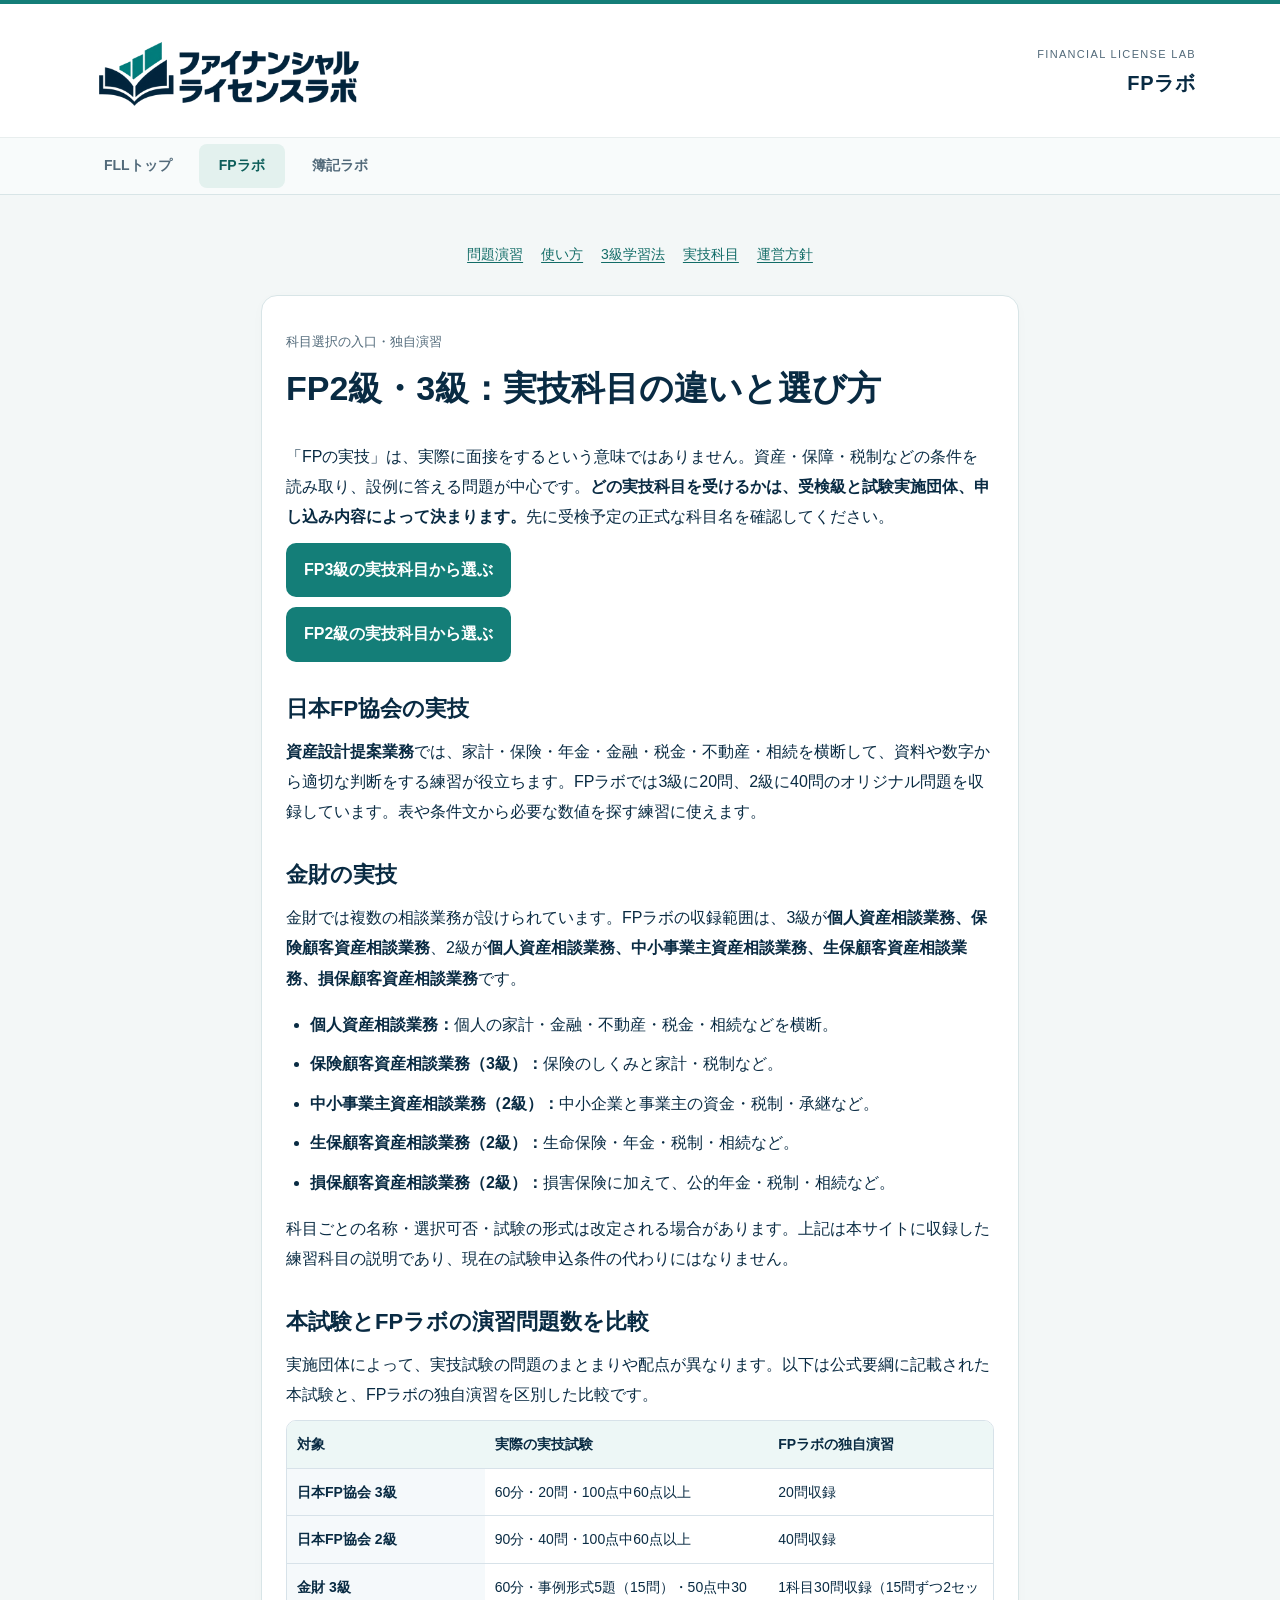
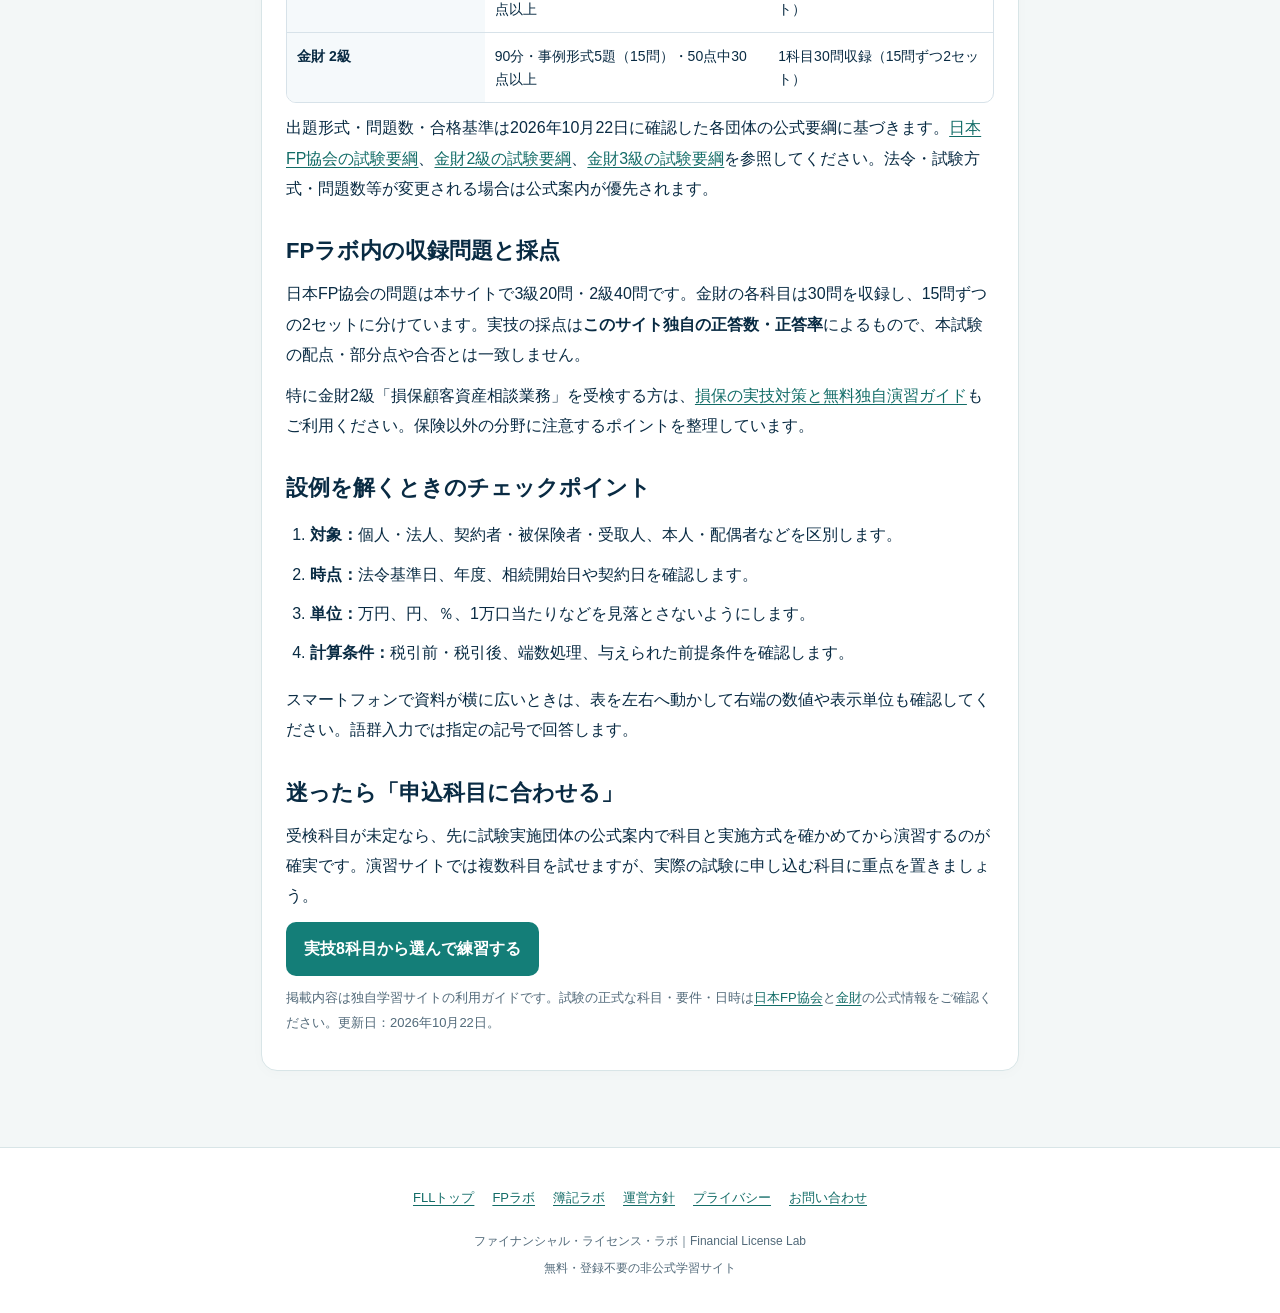
<file: practical-tracks.html>
<!doctype html>
<html lang="ja"><head>
  <meta http-equiv="Content-Security-Policy" content="default-src 'self'; base-uri 'none'; object-src 'none'; frame-src 'none'; form-action 'self'; script-src 'self' https://static.cloudflareinsights.com/beacon.min.js; style-src 'self' 'unsafe-inline'; img-src 'self' data:; font-src 'self'; connect-src 'self'; manifest-src 'self'"><meta charset="utf-8"><meta name="viewport" content="width=device-width,initial-scale=1">
<title>FP2級・3級の実技科目の違いと選び方｜FPラボ</title><meta name="description" content="FP実技の科目選択に迷う方へ。日本FP協会の資産設計提案業務と金財の各相談業務の違い、無料演習への進み方を整理します。">
<link rel="canonical" href="https://fll-fp-lab.pages.dev/practical-tracks">
<link rel="stylesheet" href="style.css?v=13a40bb60b47f639"><link rel="stylesheet" href="info.css?v=2">
  <link rel="apple-touch-icon" sizes="180x180" href="apple-touch-icon.png">
  <link rel="icon" type="image/png" sizes="32x32" href="favicon-32x32.png?v=2">
  <link rel="icon" type="image/x-icon" href="favicon.ico?v=2">
  <link rel="manifest" href="site.webmanifest">
  <meta name="apple-mobile-web-app-title" content="FPラボ">
  <meta name="application-name" content="FPラボ">
<link rel="stylesheet" href="brand.css?v=20261023d">
</head>
<body class="info-page"><a class="skip-link" href="#content">本文へ</a>
<header class="fll-header"><div class="fll-header-inner"><a class="fll-logo" href="index.html" aria-label="ファイナンシャル・ライセンス・ラボのトップへ"><img src="financial-license-lab-logo.png" width="900" height="300" alt="ファイナンシャル・ライセンス・ラボ"></a><div class="fll-context"><small>FINANCIAL LICENSE LAB</small><strong>FPラボ</strong></div></div><nav class="fll-nav" aria-label="FLLの学習ラボ"><div class="fll-nav-inner"><a href="index.html">FLLトップ</a><a href="fp.html" aria-current="page">FPラボ</a><a href="boki.html">簿記ラボ</a></div></nav></header>
<main class="container" id="content"><nav class="info-nav" aria-label="サイト案内"><a href="fp.html">問題演習</a><a href="guide.html">使い方</a><a href="fp3-study.html">3級学習法</a><a href="practical-tracks.html">実技科目</a><a href="about.html">運営方針</a></nav><article class="card">
<p class="muted small">科目選択の入口・独自演習</p><h1>FP2級・3級：実技科目の違いと選び方</h1>
<p>「FPの実技」は、実際に面接をするという意味ではありません。資産・保障・税制などの条件を読み取り、設例に答える問題が中心です。<strong>どの実技科目を受けるかは、受検級と試験実施団体、申し込み内容によって決まります。</strong>先に受検予定の正式な科目名を確認してください。</p>
<p><a class="info-cta" href="fp.html?view=practical&amp;level=3">FP3級の実技科目から選ぶ</a></p>
<p><a class="info-cta" href="fp.html?view=practical&amp;level=2">FP2級の実技科目から選ぶ</a></p>
<h2>日本FP協会の実技</h2>
<p><strong>資産設計提案業務</strong>では、家計・保険・年金・金融・税金・不動産・相続を横断して、資料や数字から適切な判断をする練習が役立ちます。FPラボでは3級に20問、2級に40問のオリジナル問題を収録しています。表や条件文から必要な数値を探す練習に使えます。</p>
<h2>金財の実技</h2>
<p>金財では複数の相談業務が設けられています。FPラボの収録範囲は、3級が<strong>個人資産相談業務、保険顧客資産相談業務</strong>、2級が<strong>個人資産相談業務、中小事業主資産相談業務、生保顧客資産相談業務、損保顧客資産相談業務</strong>です。</p>
<ul><li><strong>個人資産相談業務：</strong>個人の家計・金融・不動産・税金・相続などを横断。</li>
<li><strong>保険顧客資産相談業務（3級）：</strong>保険のしくみと家計・税制など。</li>
<li><strong>中小事業主資産相談業務（2級）：</strong>中小企業と事業主の資金・税制・承継など。</li>
<li><strong>生保顧客資産相談業務（2級）：</strong>生命保険・年金・税制・相続など。</li>
<li><strong>損保顧客資産相談業務（2級）：</strong>損害保険に加えて、公的年金・税制・相続など。</li></ul>
<p>科目ごとの名称・選択可否・試験の形式は改定される場合があります。上記は本サイトに収録した練習科目の説明であり、現在の試験申込条件の代わりにはなりません。</p>
<h2>本試験とFPラボの演習問題数を比較</h2>
<p>実施団体によって、実技試験の問題のまとまりや配点が異なります。以下は公式要綱に記載された本試験と、FPラボの独自演習を区別した比較です。</p>
<p class="muted small comparison-scroll-hint">表は左右にスクロールできます。</p>
<div class="comparison-table-scroll" role="region" aria-label="実技試験とFPラボ演習の問題数比較" tabindex="0">
<table><thead><tr><th scope="col">対象</th><th scope="col">実際の実技試験</th><th scope="col">FPラボの独自演習</th></tr></thead><tbody>
<tr><th scope="row">日本FP協会 3級</th><td>60分・20問・100点中60点以上</td><td>20問収録</td></tr>
<tr><th scope="row">日本FP協会 2級</th><td>90分・40問・100点中60点以上</td><td>40問収録</td></tr>
<tr><th scope="row">金財 3級</th><td>60分・事例形式5題（15問）・50点中30点以上</td><td>1科目30問収録（15問ずつ2セット）</td></tr>
<tr><th scope="row">金財 2級</th><td>90分・事例形式5題（15問）・50点中30点以上</td><td>1科目30問収録（15問ずつ2セット）</td></tr>
</tbody></table></div>
<p>出題形式・問題数・合格基準は2026年10月22日に確認した各団体の公式要綱に基づきます。<a href="https://www.jafp.or.jp/exam/outline/" target="_blank" rel="noopener noreferrer">日本FP協会の試験要綱</a>、<a href="https://www.kinzai.or.jp/ginou/fp/2kyu/index.html" target="_blank" rel="noopener noreferrer">金財2級の試験要綱</a>、<a href="https://www.kinzai.or.jp/ginou/fp/3kyu/index.html" target="_blank" rel="noopener noreferrer">金財3級の試験要綱</a>を参照してください。法令・試験方式・問題数等が変更される場合は公式案内が優先されます。</p>
<h2>FPラボ内の収録問題と採点</h2>
<p>日本FP協会の問題は本サイトで3級20問・2級40問です。金財の各科目は30問を収録し、15問ずつの2セットに分けています。実技の採点は<strong>このサイト独自の正答数・正答率</strong>によるもので、本試験の配点・部分点や合否とは一致しません。</p>
<p>特に金財2級「損保顧客資産相談業務」を受検する方は、<a href="fp2-nonlife-practical.html">損保の実技対策と無料独自演習ガイド</a>もご利用ください。保険以外の分野に注意するポイントを整理しています。</p>
<h2>設例を解くときのチェックポイント</h2>
<ol><li><strong>対象：</strong>個人・法人、契約者・被保険者・受取人、本人・配偶者などを区別します。</li>
<li><strong>時点：</strong>法令基準日、年度、相続開始日や契約日を確認します。</li>
<li><strong>単位：</strong>万円、円、％、1万口当たりなどを見落とさないようにします。</li>
<li><strong>計算条件：</strong>税引前・税引後、端数処理、与えられた前提条件を確認します。</li></ol>
<p>スマートフォンで資料が横に広いときは、表を左右へ動かして右端の数値や表示単位も確認してください。語群入力では指定の記号で回答します。</p>
<h2>迷ったら「申込科目に合わせる」</h2>
<p>受検科目が未定なら、先に試験実施団体の公式案内で科目と実施方式を確かめてから演習するのが確実です。演習サイトでは複数科目を試せますが、実際の試験に申し込む科目に重点を置きましょう。</p>
<p><a class="info-cta" href="fp.html?view=practical">実技8科目から選んで練習する</a></p><p class="muted small">掲載内容は独自学習サイトの利用ガイドです。試験の正式な科目・要件・日時は<a href="https://www.jafp.or.jp/exam/">日本FP協会</a>と<a href="https://www.kinzai.or.jp/">金財</a>の公式情報をご確認ください。更新日：2026年10月22日。</p></article></main>
<footer class="fll-footer"><nav aria-label="FLLサイト案内"><a href="index.html">FLLトップ</a><a href="fp.html">FPラボ</a><a href="boki.html">簿記ラボ</a><a href="about.html">運営方針</a><a href="privacy.html">プライバシー</a><a href="contact.html">お問い合わせ</a></nav><p>ファイナンシャル・ライセンス・ラボ｜Financial License Lab</p><p>無料・登録不要の非公式学習サイト</p></footer></body></html>
</file>
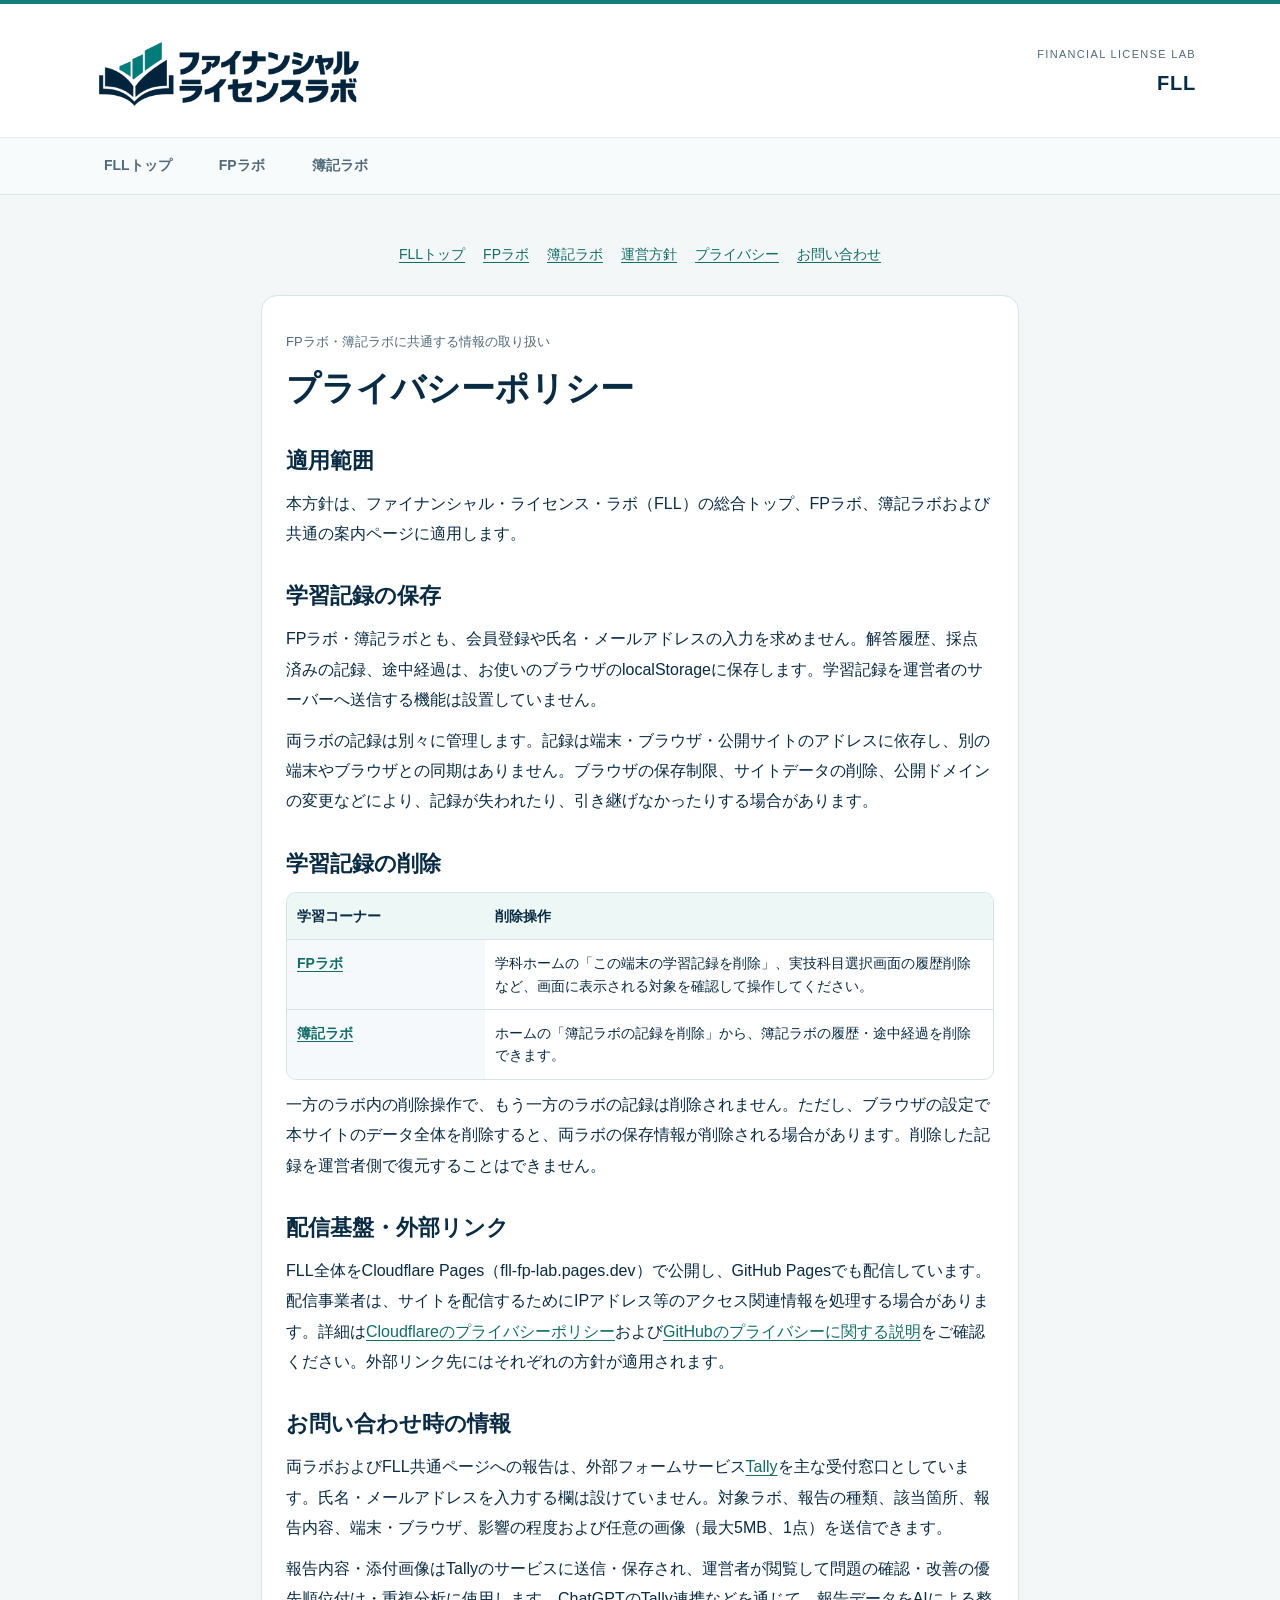
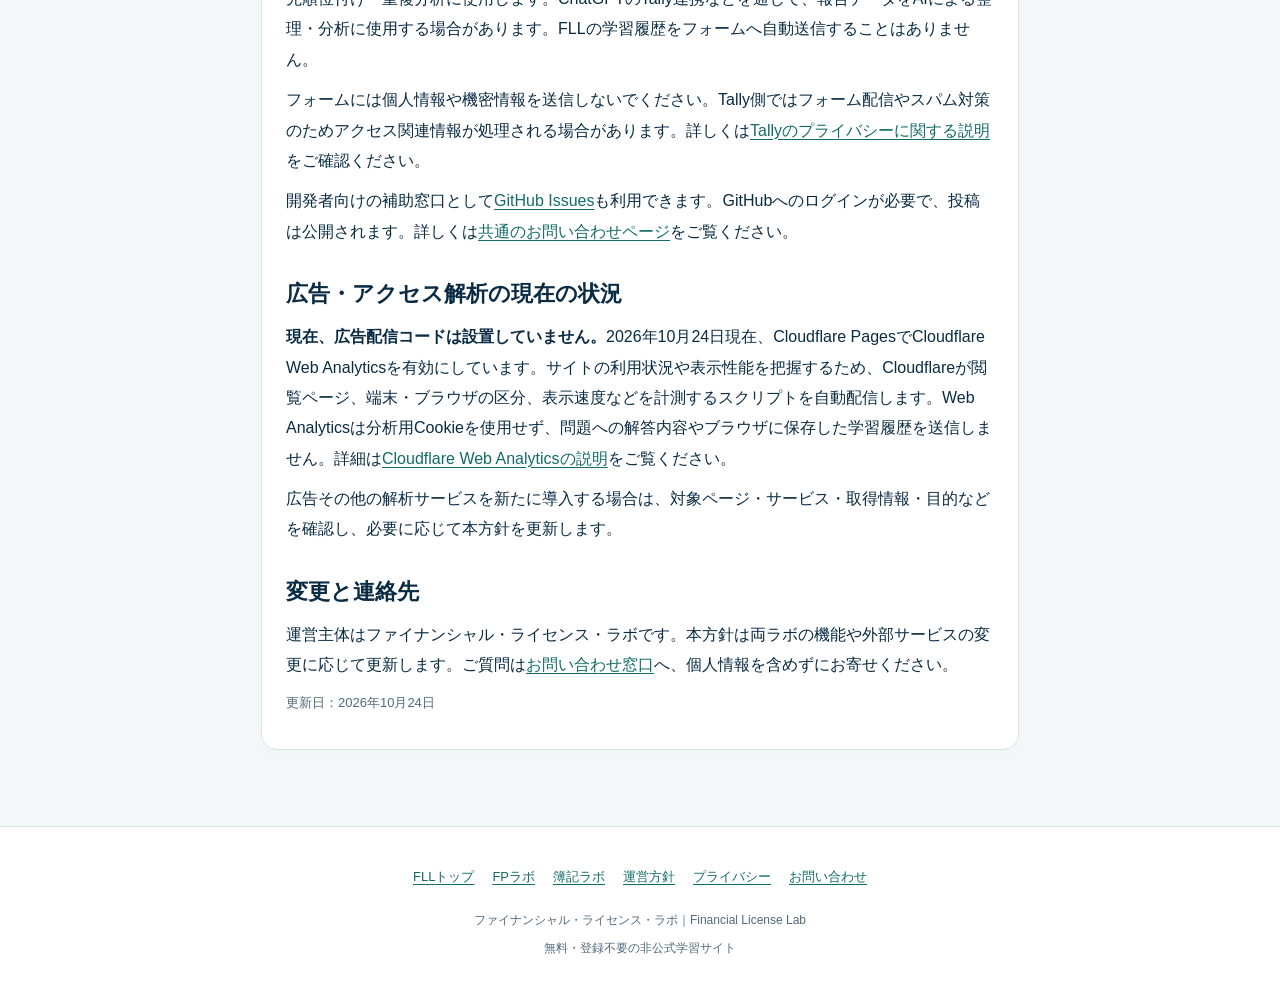
<file: privacy.html>
<!doctype html>
<html lang="ja"><head>
  <meta http-equiv="Content-Security-Policy" content="default-src 'self'; base-uri 'none'; object-src 'none'; frame-src 'none'; form-action 'self'; script-src 'self' https://static.cloudflareinsights.com/beacon.min.js; style-src 'self' 'unsafe-inline'; img-src 'self' data:; font-src 'self'; connect-src 'self'; manifest-src 'self'"><meta charset="utf-8"><meta name="viewport" content="width=device-width,initial-scale=1">
<title>プライバシーポリシー｜ファイナンシャル・ライセンス・ラボ</title><meta name="description" content="FLL全体に適用するプライバシーポリシー。FPラボ・簿記ラボの学習記録の保存・削除、外部サービス、広告・アクセス解析、共通窓口の情報の扱いを説明します。">
<link rel="canonical" href="https://fll-fp-lab.pages.dev/privacy">
<link rel="stylesheet" href="style.css?v=13a40bb60b47f639"><link rel="stylesheet" href="info.css?v=1">
  <link rel="apple-touch-icon" sizes="180x180" href="apple-touch-icon.png">
  <link rel="icon" type="image/png" sizes="32x32" href="favicon-32x32.png?v=2">
  <link rel="icon" type="image/x-icon" href="favicon.ico?v=2">
  <link rel="manifest" href="fll.webmanifest">
  <meta name="apple-mobile-web-app-title" content="FLL">
  <meta name="application-name" content="FLL">
<link rel="stylesheet" href="brand.css?v=20261023d">
</head>
<body class="info-page"><a class="skip-link" href="#content">本文へ</a>
<header class="fll-header"><div class="fll-header-inner"><a class="fll-logo" href="index.html" aria-label="ファイナンシャル・ライセンス・ラボのトップへ"><img src="financial-license-lab-logo.png" width="900" height="300" alt="ファイナンシャル・ライセンス・ラボ"></a><div class="fll-context"><small>FINANCIAL LICENSE LAB</small><strong>FLL</strong></div></div><nav class="fll-nav" aria-label="FLLの学習ラボ"><div class="fll-nav-inner"><a href="index.html">FLLトップ</a><a href="fp.html">FPラボ</a><a href="boki.html">簿記ラボ</a></div></nav></header>
<main class="container" id="content"><nav class="info-nav" aria-label="サイト案内"><a href="index.html">FLLトップ</a><a href="fp.html">FPラボ</a><a href="boki.html">簿記ラボ</a><a href="about.html">運営方針</a><a href="privacy.html">プライバシー</a><a href="contact.html">お問い合わせ</a></nav><article class="card" id="fll-privacy-policy"><p class="muted small">FPラボ・簿記ラボに共通する情報の取り扱い</p><h1>プライバシーポリシー</h1>
<h2>適用範囲</h2><p>本方針は、ファイナンシャル・ライセンス・ラボ（FLL）の総合トップ、FPラボ、簿記ラボおよび共通の案内ページに適用します。</p>
<h2>学習記録の保存</h2><p>FPラボ・簿記ラボとも、会員登録や氏名・メールアドレスの入力を求めません。解答履歴、採点済みの記録、途中経過は、お使いのブラウザのlocalStorageに保存します。学習記録を運営者のサーバーへ送信する機能は設置していません。</p>
<p>両ラボの記録は別々に管理します。記録は端末・ブラウザ・公開サイトのアドレスに依存し、別の端末やブラウザとの同期はありません。ブラウザの保存制限、サイトデータの削除、公開ドメインの変更などにより、記録が失われたり、引き継げなかったりする場合があります。</p>
<h2>学習記録の削除</h2><div class="comparison-table-scroll" role="region" tabindex="0" aria-label="FPラボと簿記ラボの記録削除方法。横にスクロールできます"><table><thead><tr><th scope="col">学習コーナー</th><th scope="col">削除操作</th></tr></thead><tbody><tr><th scope="row"><a href="fp.html">FPラボ</a></th><td>学科ホームの「この端末の学習記録を削除」、実技科目選択画面の履歴削除など、画面に表示される対象を確認して操作してください。</td></tr><tr><th scope="row"><a href="boki.html">簿記ラボ</a></th><td>ホームの「簿記ラボの記録を削除」から、簿記ラボの履歴・途中経過を削除できます。</td></tr></tbody></table></div>
<p>一方のラボ内の削除操作で、もう一方のラボの記録は削除されません。ただし、ブラウザの設定で本サイトのデータ全体を削除すると、両ラボの保存情報が削除される場合があります。削除した記録を運営者側で復元することはできません。</p>
<h2>配信基盤・外部リンク</h2><p>FLL全体をCloudflare Pages（fll-fp-lab.pages.dev）で公開し、GitHub Pagesでも配信しています。配信事業者は、サイトを配信するためにIPアドレス等のアクセス関連情報を処理する場合があります。詳細は<a href="https://www.cloudflare.com/privacypolicy/">Cloudflareのプライバシーポリシー</a>および<a href="https://docs.github.com/en/site-policy/privacy-policies/github-general-privacy-statement">GitHubのプライバシーに関する説明</a>をご確認ください。外部リンク先にはそれぞれの方針が適用されます。</p>
<h2>お問い合わせ時の情報</h2><p>両ラボおよびFLL共通ページへの報告は、外部フォームサービス<a href="https://tally.so/r/e5qgKJ">Tally</a>を主な受付窓口としています。氏名・メールアドレスを入力する欄は設けていません。対象ラボ、報告の種類、該当箇所、報告内容、端末・ブラウザ、影響の程度および任意の画像（最大5MB、1点）を送信できます。</p>
<p>報告内容・添付画像はTallyのサービスに送信・保存され、運営者が閲覧して問題の確認・改善の優先順位付け・重複分析に使用します。ChatGPTのTally連携などを通じて、報告データをAIによる整理・分析に使用する場合があります。FLLの学習履歴をフォームへ自動送信することはありません。</p>
<p>フォームには個人情報や機密情報を送信しないでください。Tally側ではフォーム配信やスパム対策のためアクセス関連情報が処理される場合があります。詳しくは<a href="https://tally.so/help/privacy-policy">Tallyのプライバシーに関する説明</a>をご確認ください。</p>
<p>開発者向けの補助窓口として<a href="https://github.com/shikaku-financial/fp-study-site/issues/new?template=question-report.md">GitHub Issues</a>も利用できます。GitHubへのログインが必要で、投稿は公開されます。詳しくは<a href="contact.html">共通のお問い合わせページ</a>をご覧ください。</p>
<h2>広告・アクセス解析の現在の状況</h2><p><strong>現在、広告配信コードは設置していません。</strong>2026年10月24日現在、Cloudflare PagesでCloudflare Web Analyticsを有効にしています。サイトの利用状況や表示性能を把握するため、Cloudflareが閲覧ページ、端末・ブラウザの区分、表示速度などを計測するスクリプトを自動配信します。Web Analyticsは分析用Cookieを使用せず、問題への解答内容やブラウザに保存した学習履歴を送信しません。詳細は<a href="https://developers.cloudflare.com/web-analytics/about/">Cloudflare Web Analyticsの説明</a>をご覧ください。</p><p>広告その他の解析サービスを新たに導入する場合は、対象ページ・サービス・取得情報・目的などを確認し、必要に応じて本方針を更新します。</p>
<h2>変更と連絡先</h2><p>運営主体はファイナンシャル・ライセンス・ラボです。本方針は両ラボの機能や外部サービスの変更に応じて更新します。ご質問は<a href="contact.html">お問い合わせ窓口</a>へ、個人情報を含めずにお寄せください。</p><p class="muted small">更新日：2026年10月24日</p></article></main>
<footer class="fll-footer"><nav aria-label="FLLサイト案内"><a href="index.html">FLLトップ</a><a href="fp.html">FPラボ</a><a href="boki.html">簿記ラボ</a><a href="about.html">運営方針</a><a href="privacy.html">プライバシー</a><a href="contact.html">お問い合わせ</a></nav><p>ファイナンシャル・ライセンス・ラボ｜Financial License Lab</p><p>無料・登録不要の非公式学習サイト</p></footer></body></html>
</file>
<file: style.css>
:root{font-family:-apple-system,BlinkMacSystemFont,'Hiragino Kaku Gothic ProN','Yu Gothic',Meiryo,sans-serif;color:#1b3044;background:#f2f6f8;font-size:16px;line-height:1.6}*{box-sizing:border-box}body{margin:0}.container{max-width:790px;margin:auto;padding-left:16px;padding-right:16px}.site-header{background:#147e78;color:#fff;padding:24px 0}.header-inner{display:flex;align-items:center;justify-content:space-between;gap:15px}.site-header h1{margin:0;font-size:clamp(24px,4vw,32px);line-height:1.35}.site-header p{margin:7px 0 0;font-size:14px}.header-tag{font-size:12px;border:1px solid #ffffff66;border-radius:20px;padding:5px 10px;white-space:nowrap}main{padding-top:18px;padding-bottom:58px}.card{background:#fff;border-radius:18px;padding:24px;margin:18px 0;box-shadow:0 5px 18px rgba(18,45,65,.04)}h2{font-size:22px;line-height:1.5;margin:0 0 18px}h3{font-size:17px;margin:0 0 3px}p{margin:10px 0}.section-heading,.quiz-top{display:flex;justify-content:space-between;align-items:center;gap:10px}.section-heading h2{margin-bottom:10px}.muted{color:#61758a}.small{font-size:13px}.controls,.actions{display:flex;gap:10px;flex-wrap:wrap}.controls button{min-width:100px}.field-label{display:block;font-weight:700;margin:15px 0 6px}button,select{font:inherit}button{border:1px solid #ccdae2;border-radius:11px;padding:12px 16px;color:#1b3044;background:#fff;cursor:pointer;font-weight:600;min-height:48px}button.primary{background:#147e78;border-color:#147e78;color:#fff}button.active{background:#e7f6f4;border:2px solid #147e78;color:#155b58}button:disabled{opacity:.5;cursor:not-allowed}button:focus-visible,input:focus-visible,select:focus-visible{outline:3px solid #f0ad4e;outline-offset:2px}.actions{margin-top:18px}.actions button{flex:1}.hidden{display:none!important}select{width:100%;border:1px solid #ccdae2;padding:12px;border-radius:10px;background:#fff;color:#1b3044;min-height:48px}.check-label{display:flex;align-items:center;gap:10px;font-size:14px;margin:14px 0 0}.check-label input{width:19px;height:19px;accent-color:#147e78}.pill{border-radius:20px;background:#e5f6f3;color:#126c67;font-size:13px;padding:5px 12px}.exam-option{display:flex;align-items:center;justify-content:space-between;gap:12px;border:1px solid #e2ebef;border-radius:12px;margin:12px 0;padding:14px}.exam-option p{margin:2px 0}.exam-option button{flex-shrink:0}.outline-full{width:100%;margin-top:8px;border-color:#147e78;color:#147e78}.stats{font-weight:700}.category-stats{display:grid;gap:8px;margin-bottom:16px}.stat-row{display:flex;justify-content:space-between;gap:8px;border-bottom:1px solid #edf1f3;padding:7px 0;font-size:13px}.stat-row strong{white-space:nowrap}.subtle{font-size:14px}.quiz-top{margin-bottom:10px}.question-text{font-size:16px;line-height:2;margin:20px 0;white-space:pre-line;overflow-wrap:anywhere}.bar{height:8px;background:#e4ebef;border-radius:9px;overflow:hidden;margin:15px 0}.bar>div{height:100%;width:0;background:#147e78;transition:width .2s}.wide{display:block;width:100%;text-align:left;margin:10px 0;padding:16px;white-space:normal}.wide.active{background:#e7f6f4;border:2px solid #147e78}.wide:disabled{opacity:1}.result{border-radius:12px;padding:14px;background:#f0f7f8;margin-top:18px}.result p{margin:8px 0}.correct{color:#0a8065}.wrong{color:#b52e44}.score-summary{font-size:21px;font-weight:750}.timer{font-variant-numeric:tabular-nums;font-weight:800;font-size:22px;color:#166c67}.timer.urgent{color:#bf3642}.nav-heading{margin-top:26px}.question-nav{display:grid;grid-template-columns:repeat(6,minmax(0,1fr));gap:8px}.question-nav button{min-width:0;padding:8px 2px;min-height:44px;touch-action:manipulation}.question-nav button.done{background:#e7f6f4;border-color:#7cc9c0}.question-nav button.current{border:2px solid #147e78}.exam-bottom{display:flex;justify-content:space-between;gap:9px;margin-top:25px}.danger-outline{color:#b12d41;border-color:#d3a6ae}.review-item{padding:18px 0;border-bottom:1px solid #e4ebef}.review-item:last-child{border-bottom:0}.review-item h3{font-size:16px}.review-item p{margin:6px 0}.review-item .muted{font-size:14px}.page-notice{color:#61758a;font-size:13px;margin:16px 0}footer{text-align:center;color:#61758a;font-size:12px;padding:16px 16px 30px}@media(max-width:470px){.container{padding-left:13px;padding-right:13px}.card{padding:17px;border-radius:15px;margin:14px 0}.header-tag{display:none}.site-header{padding:20px 0}.actions button{padding:11px 8px;font-size:14px}.exam-option{align-items:flex-start;flex-direction:column}.exam-option button{width:100%}.question-nav{grid-template-columns:repeat(5,minmax(0,1fr))}.exam-bottom button{padding:9px;font-size:13px}}

/* Ver.5: iPhone向けの問題一覧と、採点後の要復習ビュー */
.exam-nav-details {border:1px solid #dce7ec;border-radius:13px;margin-top:26px;padding:0 12px 14px;background:#fbfdfd}
.exam-nav-details:not([open]) {padding-bottom:0}
.exam-nav-details summary {display:flex;align-items:center;justify-content:space-between;gap:10px;min-height:56px;cursor:pointer;font-weight:700;list-style:none}
.exam-nav-details summary::-webkit-details-marker {display:none}
.exam-nav-details summary::before {content:'+';font-size:24px;color:#147e78;line-height:1}
.exam-nav-details[open] summary::before {content:'−'}
.exam-nav-details summary span:first-child {flex:1}
.exam-nav-details summary .nav-status {color:#61758a;font-size:12px;white-space:nowrap;font-weight:500}
.exam-nav-details .question-nav {margin-top:12px}
.exam-nav-details .question-nav button {min-height:45px}
.jump-unanswered {display:block;width:100%;margin-top:10px;color:#147e78;border-color:#9accc6;background:#fff}
.review-filters {display:flex;flex-wrap:wrap;gap:9px;margin:16px 0}
.review-filters button {flex:1;min-width:135px;font-size:14px}
.review-question {font-weight:650}
#reviewEmpty {border:1px solid #b3dcd1;background:#f0f9f6;padding:14px;border-radius:12px}
@media(max-width:470px){.exam-nav-details{padding-left:9px;padding-right:9px}.exam-nav-details .question-nav{gap:6px}.review-filters button{min-width:0;padding:12px 8px}}

.review-details {padding:0;border-bottom:1px solid #e4ebef}
.review-details summary {display:flex;align-items:center;gap:8px;justify-content:space-between;list-style:none;cursor:pointer;min-height:57px;padding:10px 2px;font-size:14px}
.review-details summary::-webkit-details-marker {display:none}
.review-details summary::before {content:'▸';color:#147e78;font-size:18px}
.review-details[open] summary::before {content:'▾'}
.review-details summary span {flex:1;min-width:0}
.review-details summary strong {font-size:12px;white-space:nowrap}
.review-details-body {padding:0 10px 13px 22px}
.review-details-body p {margin:8px 0}

/* Ver.6: 模試の見直し指定と受験履歴 */
.review-flag{display:block;width:100%;margin-top:12px;border:1px solid #c7d8e3;background:#fff;text-align:center;color:#416074}
.review-flag.active{background:#fff5db;border-color:#d49d28;color:#795000}
.exam-jumps{display:grid;grid-template-columns:1fr 1fr;gap:10px;margin-top:12px}
.exam-jumps .jump-unanswered{margin-top:0;min-height:53px;font-size:14px}
.question-nav button.flagged{background:#fff5db;border-color:#d49d28;color:#775000}
.question-nav button.flagged.current{border:2px solid #147e78}
.exam-history-list{display:grid;gap:10px;margin:12px 0 20px}
.exam-history-entry{border:1px solid #e0e9ed;padding:12px 14px;border-radius:12px;display:flex;align-items:center;justify-content:space-between;gap:10px}
.exam-history-entry p{margin:0;font-size:14px}
.exam-history-entry button{font-size:13px;flex-shrink:0}
@media(max-width:470px){.exam-jumps{grid-template-columns:1fr}.exam-history-entry{flex-wrap:wrap}.exam-history-entry button{width:100%}}

/* Ver.7: 公的根拠リンクと旧回答の改訂表示 */
#revisionNotice{background:#fff7e8;border:1px solid #f0dcaf;padding:12px;border-radius:10px}
.result a,.review-details-body a{color:#126b85;text-decoration:underline;overflow-wrap:anywhere}

/* Ver.10 実技科目、事例、計算入力のスマホ最適化 */
.home-tabs{display:flex;gap:10px;align-items:center;margin:12px 0 6px}
.home-tabs .tab-on{font-weight:750;padding:13px 20px;background:#fff;border:2px solid #147e78;border-radius:11px;color:#147e78}
.home-tabs button{flex:1;text-align:center;background:#e5f6f3;color:#126e68;border-color:#a1d4cd}
.full-width{width:100%}
.linkish{border:0;padding:8px 0;min-height:40px;color:#126e68;text-decoration:underline;background:transparent}
.pr-track-list{display:grid;gap:12px;margin-top:20px}
.pr-track{border:1px solid #d6e3e8;padding:16px;border-radius:14px}
.pr-track h3{font-size:17px;margin:4px 0 5px}
.pr-track p{margin:4px 0}
.pr-track .primary{margin-top:12px;width:100%}
.pr-track.disabled{background:#f8fafb}
.pr-track.disabled button{width:100%;margin-top:12px}
.pr-track .pr-org{color:#126e68;font-size:12px;font-weight:750}
.pr-case{background:#f4f9f8;border:1px solid #cce3e0;padding:16px;border-radius:14px;margin-top:22px}
.pr-case h3{color:#126e68}
.pr-case p{white-space:pre-line;line-height:1.8;margin-bottom:0}
.pr-num-wrap{display:flex;align-items:center;gap:12px}
.pr-num-wrap input{flex:1;min-width:0;padding:15px;border:1px solid #bdcfd9;border-radius:10px;font:inherit;font-size:20px}
.pr-num-wrap span{font-weight:700}
.pr-resume{background:#f2f8f6;border:1px solid #9dcac2;border-radius:14px;padding:16px;margin:18px 0}
.pr-result-status{font-size:13px;font-weight:750}
@media(max-width:470px){.home-tabs{gap:6px}.home-tabs button{padding:9px 7px;font-size:13px}.home-tabs .tab-on{padding:10px 14px;font-size:13px}}

.pr-history{margin-top:22px}
.pr-history-row{display:flex;justify-content:space-between;align-items:center;gap:8px;padding:10px 0;border-bottom:1px solid #e3ebee}
.pr-history-row span{font-size:13px;font-weight:600}
.pr-history-row button{font-size:13px;min-height:40px;flex-shrink:0}
@media(max-width:470px){.pr-history-row{flex-wrap:wrap}.pr-history-row button{width:100%}}

/* Ver.11: clickable site title and short-by-default policy disclosure */
.site-title-link{color:inherit;text-decoration:none;display:inline-block;border-radius:6px}
.site-title-link:hover{text-decoration:underline;text-underline-offset:5px}
.site-title-link:focus-visible{outline:3px solid #fff;outline-offset:5px}
.usage-card p{margin:10px 0}
.usage-details{border:1px solid #d5e4e7;border-radius:12px;background:#f8fbfb;margin-top:15px;overflow:hidden}
.usage-details summary{list-style:none;cursor:pointer;min-height:52px;display:flex;align-items:center;gap:10px;padding:12px 15px;font-weight:700;color:#126e68}
.usage-details summary::-webkit-details-marker{display:none}
.usage-details summary::before{content:'＋';font-size:21px;line-height:1}
.usage-details[open] summary::before{content:'−'}
.usage-details-body{border-top:1px solid #d5e4e7;padding:8px 15px 14px;color:#526a7e;font-size:14px}
.usage-details-body a{color:#126e68;text-decoration:underline}

/* Ver.13: clearly separate practical levels and examination organizations */
.pr-course-switch{background:#f4faf9;border:1px solid #c5e1db;border-radius:14px;padding:15px;margin:20px 0}
.pr-course-switch-label{font-weight:750;margin:0 0 10px}
.pr-level-tabs{display:grid;grid-template-columns:1fr 1fr;gap:10px}
.pr-level-tabs button{border:2px solid #cadde2;background:#fff;min-height:66px;font-size:19px;display:flex;flex-direction:column;align-items:center;justify-content:center;gap:1px}
.pr-level-tabs button small{color:#64778a;font-size:12px;font-weight:500}
.pr-level-tabs button.active{background:#e2f4f0;border:2px solid #147e78;color:#126e68}
.pr-level-tabs button.active small{color:#126e68}
.pr-track-groups{display:grid;gap:25px;margin:18px 0 25px}
.pr-org-group{border:1px solid #d6e5e9;background:#fafdfe;padding:16px;border-radius:15px}
.pr-org-heading{display:flex;justify-content:space-between;align-items:center;gap:8px}
.pr-org-heading h3{font-size:19px;color:#145d60;margin:0}
.pr-org-count{font-size:12px;border-radius:20px;padding:5px 11px;background:#e5f6f3;color:#116b63;font-weight:750;white-space:nowrap}
.pr-org-group>.muted{margin:4px 0 0}
.pr-track-list{margin-top:12px}
.pr-track{background:#fff}
.pr-track h4{font-size:17px;margin:5px 0 6px}
.pr-history-panel{margin-top:30px;border-top:1px solid #e2ebee;padding-top:22px}
.pr-history-title{display:flex;gap:10px;align-items:center;justify-content:space-between}
.pr-history-title h3{font-size:18px}
.pr-clear-history{font-size:13px;min-height:40px;padding:8px 10px}
.pr-history-entry{border:1px solid #e1eaef;border-radius:12px;padding:13px;display:flex;justify-content:space-between;gap:12px;align-items:center;background:#fff}
.pr-history-summary{display:grid;gap:5px;min-width:0;flex:1}
.pr-history-summary strong{font-size:13px;line-height:1.5}
.pr-history-actions{display:flex;gap:7px}
.pr-history-actions button{min-height:41px;padding:8px 10px;font-size:12px;white-space:nowrap}
.pr-history-notice{min-height:1.5em}
@media(max-width:550px){.pr-org-group{padding:12px}.pr-history-entry{flex-direction:column;align-items:stretch}.pr-history-actions{display:grid;grid-template-columns:1fr 1fr}.pr-history-title{align-items:flex-start}.pr-history-title h3{font-size:16px}}

/* Ver.14: official information without using institutional branding */
.official-card{border:1px solid #d5e5e9}
.official-card .section-heading{align-items:flex-start;flex-wrap:wrap}
.official-card .section-heading h2{margin-bottom:8px}
.source-note{font-size:12px;color:#536f7e;background:#f3f7f8;border:1px solid #dae5e9;padding:4px 10px;border-radius:20px}
.official-organizations{display:grid;gap:11px;margin-top:18px}
.official-organization{border:1px solid #dae6eb;border-radius:13px;padding:14px;background:#fcfefe}
.official-organization h3{font-size:17px;margin-bottom:5px;color:#254658}
.official-organization p{margin:4px 0 12px}
.official-links{display:flex;gap:9px;flex-wrap:wrap}
.official-links a{display:flex;align-items:center;justify-content:space-between;gap:12px;min-height:44px;text-decoration:none;border:1px solid #bed8dd;background:#fff;border-radius:9px;color:#126c67;padding:9px 12px;font-size:13px;font-weight:650;flex:1 1 165px}
.official-links a:hover{background:#eff9f6;border-color:#5c9e99}
.official-links a:focus-visible,.source-details summary:focus-visible{outline:3px solid #eeab4e;outline-offset:3px}
.official-links a span{flex-shrink:0}
.source-details{border:1px solid #d5e4e7;border-radius:12px;background:#f8fbfb;margin-top:15px;overflow:hidden}
.source-details summary{list-style:none;cursor:pointer;min-height:48px;padding:11px 14px;font-weight:700;color:#126e68;display:flex;align-items:center;gap:9px}
.source-details summary::-webkit-details-marker{display:none}
.source-details summary::before{content:'＋';font-size:20px}
.source-details[open] summary::before{content:'−'}
.source-details-body{border-top:1px solid #d5e4e7;padding:9px 14px 14px;font-size:13px;color:#53677a}
.source-details-body p{margin:8px 0}
.usage-details-body h3{font-size:14px;color:#254658;margin:16px 0 4px}
.usage-details-body h3:first-child{margin-top:8px}
.usage-card a,.pr-source-disclosure a{color:#126e68;text-decoration:underline;overflow-wrap:anywhere}
.question-source-details{margin-top:12px;border-top:1px solid #d4e3e8;padding-top:11px;font-size:13px}
.question-source-details summary{cursor:pointer;color:#126e68;font-weight:650}
.question-source-details-body{padding:6px 0 2px;font-size:13px}
.question-source-details-body p{margin:8px 0}
.question-source-details-body a{color:#126b85;text-decoration:underline;overflow-wrap:anywhere}
@media(max-width:470px){.official-organization{padding:12px}.official-links{display:grid}.official-links a{min-height:42px}.official-card{padding:17px}}

.official-law-alert{background:#fff8e8;border:1px solid #eadab2;border-radius:10px;color:#705b34;font-size:12px;padding:10px 12px;line-height:1.65;margin:15px 0 0}

/* Ver.15 親ブランドとFPラボの区別 */
.brand-header{background:#fff;color:#092b43;padding:12px 0 13px;border-top:4px solid #147e78;border-bottom:2px solid #147e78}
.brand-header-inner{display:flex;align-items:center;justify-content:space-between;gap:14px}
.brand-home-link{display:flex;align-items:center;min-width:0;max-width:72%;border-radius:8px}
.brand-home-link:focus-visible{outline:3px solid #eeae44;outline-offset:3px}
.parent-brand-logo{display:block;max-width:100%;height:auto;max-height:73px;object-fit:contain;object-position:left center}
.brand-current{display:flex;flex-direction:column;align-items:center;justify-content:center;background:#147e78;color:#fff;border-radius:10px;min-width:104px;padding:6px 10px;white-space:nowrap}
.brand-eyebrow{font-size:10px;font-weight:600}
.brand-current strong{font-size:22px;line-height:1.35}
.brand-subtitle{font-size:11px!important;color:#586b7f;margin:2px auto 0!important;text-align:center}
@media(max-width:470px){.brand-header{padding:10px 0}.brand-header-inner{gap:5px}.brand-home-link{max-width:69%}.parent-brand-logo{max-height:65px}.brand-current{min-width:87px;padding:5px 7px;border-radius:8px}.brand-current strong{font-size:19px}.brand-eyebrow{font-size:9px}.brand-subtitle{font-size:10px!important;line-height:1.45}}

/* Ver.16: 金財の実技演習を15問ずつ2回に分割 */
.pr-second-set{margin-top:8px;width:100%;border:1px solid #137e77;background:#fff;color:#126d68;padding:11px;border-radius:9px;font-weight:700;}

/* Ver.21: explicit reasons for every answer, when individually checked */
.choice-reason-list { padding-left: 1.4rem; margin: .65rem 0 0; }
.choice-reason-list li { margin: .55rem 0; overflow-wrap: anywhere; }
.choice-reason-list li p { margin: .16rem 0 .35rem; color: #536775; font-size: .94rem; line-height: 1.6; }

/* Ver.27: official-information section collapses like usage-details */
.official-card .official-lead{margin:5px 0 9px;line-height:1.7}
.official-toggle{margin-top:10px}
.official-toggle-body{padding:12px 14px 16px}
.official-toggle-body .official-organizations{margin-top:9px}
.official-toggle-body .source-details{margin-top:13px}

/* Exam materials: semantic tables, original conditions, and mobile reading. */
.pr-case{border:0;background:transparent;padding:0}
.pr-case>h3{font-size:18px;margin:20px 0 12px;line-height:1.6}
.material-document{--material-font:16px;background:#fff;border:1px solid #cad4dc;border-radius:12px;overflow:hidden;color:#172a3a;font-size:var(--material-font);line-height:1.75;margin:10px 0 20px}
.material-document.material-enlarged{--material-font:20px}
.material-heading{display:flex;align-items:center;justify-content:space-between;gap:12px;padding:13px 16px;background:#f3f6f8;border-bottom:1px solid #cad4dc}
.material-kicker{font-weight:750;letter-spacing:.08em;font-size:17px;white-space:nowrap}
.material-size-button{border:1px solid #bbc9d1;background:#fff;border-radius:7px;padding:8px 11px;min-height:44px;font-size:14px;line-height:1.3;white-space:nowrap;color:#23435c}
.material-table-wrap{padding:14px 16px;max-width:100%;overflow-x:auto;-webkit-overflow-scrolling:touch}
.material-table{width:100%;border-collapse:collapse;table-layout:fixed;font-size:var(--material-font);background:#fff}
.material-table caption{text-align:left;font-weight:750;padding:0 0 9px;line-height:1.5}
.material-table th,.material-table td{border:1px solid #9eafbc;padding:10px 11px;vertical-align:top;overflow-wrap:anywhere;word-break:normal;line-height:1.7}
.material-table thead th{background:#eaf0f4;font-weight:700}
.material-table th:first-child{width:34%;text-align:left}
.material-table tbody th{background:#f7f9fb;font-weight:600}
.material-table td{font-variant-numeric:tabular-nums}
.material-number{font-weight:750;color:inherit}
/* JAFP2 question 3: compare the three distribution amounts at a glance.
   Only tables explicitly tagged by practical.js get this layout. */
.material-table.material-table-distribution{
  table-layout:fixed;
  width:100%;
  max-width:100%;
  /* Override generic wide-matrix minimums for this now-two-column table. */
  min-width:0!important;
}
.material-table.material-table-distribution th:first-child{width:52%;min-width:0}
.material-table.material-table-distribution th:nth-child(2){width:48%}
.material-table.material-table-distribution th,
.material-table.material-table-distribution td{
  padding:9px 7px;
  vertical-align:middle;
}
.material-table.material-table-distribution tbody td:last-child{
  text-align:right;
  white-space:normal;
  font-variant-numeric:tabular-nums;
}
.material-table-distribution .distribution-amount-value{
  display:block;
  white-space:nowrap;
  font-size:calc(var(--material-font) + 1px);
  font-weight:750;
  line-height:1.45;
}
.material-table-distribution .distribution-amount-unit{
  display:block;
  /* Do not shrink the unit into caption-sized text on a small phone. */
  white-space:nowrap;
  font-size:max(13px, calc(var(--material-font) * .86));
  font-weight:650;
  color:#30495b;
  line-height:1.5;
  margin-top:3px;
}

.material-statements{padding:2px 16px 14px}
.material-subheading{font-size:var(--material-font);font-weight:750;margin:12px 0 10px}
.material-lead{font-size:var(--material-font)!important;line-height:1.8!important;margin:12px 16px!important;overflow-wrap:anywhere;white-space:pre-wrap}
.material-statements>.material-lead{margin:10px 0!important}
.material-statements .material-table-wrap{padding:4px 0 0}
.material-case .material-statements .material-table th:first-child{width:15%;text-align:center;white-space:nowrap}
.material-condition-text{margin:0;padding:0}
.material-condition-paragraph{margin:0 0 .65em!important;line-height:1.8!important;overflow-wrap:anywhere;white-space:pre-wrap}
.material-condition-paragraph:last-child{margin-bottom:0!important}
.material-basis-note{margin:12px 16px!important;font-size:12px!important;line-height:1.6!important;color:#596b78;white-space:normal!important}
.material-original{border-top:1px solid #d5dfe5;padding:0 16px;font-size:14px;color:#465c6e}
.material-original summary{min-height:44px;padding:11px 0;cursor:pointer;font-weight:600}
.material-original p{white-space:pre-wrap;font-size:var(--material-font);line-height:1.8;overflow-wrap:anywhere}
.pr-source-disclosure{margin-top:8px}
.review-details-body .material-document{margin:10px 0 16px}
@media(max-width:470px){
 .material-heading{padding:11px 12px;gap:8px}
 .material-table-wrap{padding:13px 10px}
 .material-table th,.material-table td{padding:9px 8px}
 .material-table th:first-child{width:38%}
 /* Four-column exam tables retain readable cells; scroll the table rather than squeeze text. */
 .material-table:has(tr > :nth-child(4)){min-width:620px}
 .material-document.material-enlarged .material-table:has(tr > :nth-child(4)){min-width:760px}
 .material-statements{padding:2px 12px 12px}
 .material-kicker{font-size:16px}
 .material-size-button{font-size:13px;padding:8px}
 .material-lead{margin:12px!important}
 .material-document{border-radius:9px}
}
@media print{
 .material-size-button,.material-original{display:none}
 .material-document{border-radius:0;box-shadow:none}
 .material-table-wrap{overflow:visible}
 .material-table tr{break-inside:avoid}
}

/* Exact SVG diagrams rendered as image data, without external requests. */
.material-diagram{margin:16px;padding:14px 12px;border:1px solid #bccbd5;border-radius:8px;background:#fff}
.material-diagram figcaption{font-weight:750;font-size:var(--material-font);line-height:1.5;margin:0 0 12px}
.material-diagram-image{display:block;width:100%;height:auto;max-width:480px;margin:0 auto}
.material-diagram-note{font-size:14px!important;line-height:1.65!important;margin:12px 0!important;color:#465c6e;white-space:normal!important;overflow-wrap:anywhere}
.material-diagram-expand{border-top:1px solid #dbe3e9;margin-top:12px}
.material-diagram-expand summary{cursor:pointer;font-size:15px;font-weight:650;min-height:44px;padding:11px 0;color:#23435c}
.material-diagram-scroll{max-width:100%;overflow-x:auto;-webkit-overflow-scrolling:touch;border:1px solid #dae2e8;background:#fff}
.material-diagram-large{display:block;width:640px;max-width:none;height:auto}
.material-diagram-scroll:focus-visible{outline:3px solid #f0ad4e;outline-offset:2px}
@media(max-width:470px){.material-diagram{margin:12px 10px;padding:12px 9px}}
@media print{.material-diagram-expand{display:none}.material-diagram{break-inside:avoid}.material-diagram-image{max-width:420px}}

/* Academic reference materials: exact text and mobile-readable tables. */
.academic-stem { margin: 0 0 14px; white-space: pre-line; }
.academic-document { font-weight: 400; }
.academic-document .material-table { font-size: 16px; }
.academic-document.material-enlarged .material-table { font-size: 20px; }
.academic-document .material-original p { white-space: pre-line; }
.review-question .academic-stem { font-weight: 600; }

/* Wide practical data sheets retain readable columns within the existing scroll region. */
.material-table.material-table-matrix{min-width:540px;table-layout:auto}
/* Keep five- and seven-column comparison sheets legible on narrow phones. */
@media(max-width:470px){
 .material-table.material-table-matrix:has(thead tr > :nth-child(5)){min-width:680px}
 .material-table.material-table-matrix:has(thead tr > :nth-child(7)){min-width:860px}
}
.material-table.material-table-matrix th:first-child{width:auto;min-width:8em}

/* Shared question-reading rhythm across academic and practical exercises. */
#quiz .question-text,#exam .question-text,#practicalExam .question-text,.review-question{font-size:16px;line-height:2;white-space:pre-line;overflow-wrap:anywhere}
#quiz .wide,#practicalExam .wide{line-height:1.65;text-align:left;overflow-wrap:anywhere}
/* Keyboard focus is visible for scrollable matrices in exam, review and academic views. */
.material-table-wrap[tabindex="0"]:focus-visible{outline:3px solid #f0ad4e;outline-offset:-3px;scroll-margin:12px}
.material-table-wrap[tabindex="0"]{scroll-padding-inline:12px}
@media(max-width:600px){#quiz .question-text,#exam .question-text,#practicalExam .question-text,.review-question{font-size:15px;margin:18px 0}}
@media(max-width:470px){#quiz .wide,#practicalExam .wide{padding:15px 14px}}

/* Keep row labels visible while reading wide practical comparison tables on a phone. */
.material-table-matrix tbody th:first-child{position:sticky;left:0;z-index:1;background:#f7f9fb;box-shadow:2px 0 0 #9eafbc}
.material-table-matrix thead th:first-child{position:sticky;left:0;z-index:2;background:#eaf0f4;box-shadow:2px 0 0 #9eafbc}
.material-table-wrap{overscroll-behavior-x:contain}
@media(prefers-reduced-motion:reduce){.bar>div{transition:none}}

/* Distinguish the start of the next Kinzai case without altering navigation button order. */
#prNav button.scenario-start{box-shadow:inset 4px 0 0 #9db7c7}

.landing-title{font-size:clamp(21px,4.5vw,27px);line-height:1.4;margin:0 0 6px}.landing-intro{margin:0 0 12px}

/* Financial License Lab sibling learning areas */
.lab-nav{display:flex;gap:10px;margin-top:14px}.lab-nav a{display:inline-block;padding:8px 18px;border:1px solid #bdddd8;border-radius:24px;color:#126c67;text-decoration:none;background:#fff;font-weight:700}.lab-nav a[aria-current=page]{background:#147e78;color:#fff;border-color:#147e78}
</file>
<file: brand.css>
/* FLL shared identity. Exam-specific column widths, answer order and data are retained. */
:root{--fll-ink:#092b43;--fll-teal:#147e78;--fll-teal-dark:#0c5e5a;--fll-muted:#526a7a;--fll-line:#d8e5e7;--fll-paper:#fff;--fll-canvas:#f3f7f7;--fll-radius:16px;color:var(--fll-ink);background:var(--fll-canvas);font-family:-apple-system,BlinkMacSystemFont,'Hiragino Kaku Gothic ProN','Yu Gothic',Meiryo,sans-serif;line-height:1.7}
a{color:var(--fll-teal-dark);text-underline-offset:4px}a:hover{text-decoration-thickness:2px}a:focus-visible,button:focus-visible,input:focus-visible,select:focus-visible,summary:focus-visible{outline:3px solid #d99a27;outline-offset:3px}
.fll-header{background:#fff;border-top:4px solid var(--fll-teal);border-bottom:1px solid var(--fll-line);padding:20px 0 0;color:var(--fll-ink)}.fll-header-inner,.fll-nav-inner{max-width:1160px;margin:auto;padding:0 24px;display:flex;align-items:center;justify-content:space-between;gap:20px}.fll-logo{display:inline-flex;align-items:center;max-width:100%;border-radius:6px}.fll-logo img{display:block;width:290px;max-width:100%;height:auto}.fll-context{display:flex;flex-direction:column;align-items:flex-end;gap:2px}.fll-context small{font-size:11px;letter-spacing:.12em;color:var(--fll-muted)}.fll-context strong{font-size:20px;letter-spacing:.04em}.fll-nav{margin-top:16px;background:#f8fbfb;border-top:1px solid #e8eeee}.fll-nav-inner{justify-content:flex-start;gap:7px;padding-top:6px;padding-bottom:6px}.fll-nav a{display:inline-flex;align-items:center;justify-content:center;min-height:44px;padding:8px 20px;font-size:14px;text-decoration:none;border-radius:8px;color:var(--fll-muted);font-weight:650}.fll-nav a[aria-current=page]{background:#e3f1ee;color:var(--fll-teal-dark)}.fll-nav a:hover{background:#edf5f3;color:var(--fll-teal-dark)}.fll-lab-intro{font-size:12px;letter-spacing:.08em;color:var(--fll-teal-dark);font-weight:700;margin:0 0 7px}.fll-footer{border-top:1px solid var(--fll-line);background:#fff;color:var(--fll-muted);padding:28px 20px;font-size:12px;text-align:center}.fll-footer nav{display:flex;flex-wrap:wrap;gap:3px 18px;justify-content:center;margin:0 0 10px}.fll-footer nav a{display:inline-flex;align-items:center;min-height:44px;font-size:13px}.fll-footer p{margin:5px 0}.card{border:1px solid var(--fll-line);border-radius:var(--fll-radius);box-shadow:0 3px 14px #092b4305;background:#fff}button.primary,.info-page .info-cta{background:var(--fll-teal);border-color:var(--fll-teal)}button.primary:hover,.info-page .info-cta:hover{background:var(--fll-teal-dark);border-color:var(--fll-teal-dark)}button,select{border-radius:10px}button.active{border-color:var(--fll-teal);background:#e7f4f1}.muted{color:var(--fll-muted)}.pill{background:#e5f2ef;color:var(--fll-teal-dark)}.skip-link{position:absolute;top:-100px;left:12px;z-index:10;background:#fff;padding:12px;border-radius:8px}.skip-link:focus{top:12px}main.container{padding-top:26px}.landing-title{color:var(--fll-ink);letter-spacing:.01em}.boki-scroll caption{background:#eaf4f1;color:var(--fll-ink)}
@media(max-width:600px){.fll-header{padding-top:16px}.fll-header-inner,.fll-nav-inner{padding-left:16px;padding-right:16px;gap:12px}.fll-logo img{width:225px}.fll-context small{display:none}.fll-context strong{font-size:15px}.fll-nav{margin-top:12px}.fll-nav-inner{gap:5px}.fll-nav a{padding:8px 9px;flex:1;font-size:13px}.fll-footer nav{gap:2px 13px}main.container{padding-top:20px}}
@media(max-width:370px){.fll-logo img{width:190px}.fll-header-inner{gap:8px}.fll-context strong{font-size:13px}}
@media(prefers-reduced-motion:reduce){*{scroll-behavior:auto!important}}

@media(max-width:600px){.section-heading{flex-wrap:wrap;column-gap:10px;row-gap:4px}.section-heading h2{flex:1 1 200px;margin-bottom:4px}.section-heading>.small{white-space:nowrap}}
</file>
<file: hub.css>
.hub-page{background:#f6f8f5}.hub-main{max-width:1160px;margin:auto;padding:0 24px 70px}.hub-hero{display:grid;grid-template-columns:minmax(0,1.25fr) minmax(0,.75fr);gap:54px;align-items:center;padding:70px 0 62px}.hub-eyebrow{font-size:12px;letter-spacing:.15em;font-weight:750;color:#147e78;margin:0 0 18px}.hub-hero h1{white-space:pre-line;font-size:clamp(34px,4.5vw,56px);line-height:1.4;letter-spacing:.035em;max-width:12em;margin:0 0 22px}.hub-lead{font-size:16px;line-height:2;max-width:38em;color:#526a7a}.hub-actions{display:flex;gap:14px;flex-wrap:wrap;margin:26px 0 20px}.hub-cta{display:inline-flex;align-items:center;justify-content:center;gap:20px;min-height:52px;padding:13px 22px;background:#147e78;color:white;border:1px solid #147e78;border-radius:10px;font-size:15px;text-decoration:none;font-weight:750}.hub-cta:hover{background:#0c5e5a;color:#fff}.hub-cta.secondary{background:#fff;color:#0c5e5a;border-color:#c4d9d6}.hub-tags{display:flex;gap:10px 20px;flex-wrap:wrap;padding:0;list-style:none;color:#526a7a;font-size:12px}.hub-tags li::before{content:'✓';color:#147e78;font-weight:800;margin-right:6px}.hub-notebook{position:relative;background:#fff;padding:32px;border:1px solid #cddedc;border-radius:20px;box-shadow:14px 14px 0 #e5eeea}.hub-notebook::before{content:'';display:block;width:52px;height:6px;border-radius:5px;background:#147e78;margin-bottom:24px}.hub-notebook small{letter-spacing:.16em;color:#526a7a;font-size:10px}.hub-notebook h2{font-size:22px;margin:7px 0 25px}.hub-rhythm{list-style:none;padding:0;margin:0;display:grid;gap:22px}.hub-rhythm li{display:grid;grid-template-columns:36px 1fr;column-gap:14px;align-items:start}.hub-rhythm span{font-size:12px;color:#147e78;border:1px solid #b9d8d0;width:34px;height:34px;border-radius:50%;display:grid;place-items:center;font-weight:700}.hub-rhythm strong{font-size:16px;display:block}.hub-rhythm p{font-size:12px;color:#526a7a;margin:3px 0}.hub-section{padding:38px 0;scroll-margin-top:20px}.hub-section-heading{display:flex;gap:20px;align-items:flex-end;justify-content:space-between;margin:0 0 22px}.hub-section-heading h2{font-size:28px;margin:0;letter-spacing:.04em}.hub-section-heading p{color:#526a7a;font-size:13px;margin:0}.hub-course-grid{display:grid;grid-template-columns:1fr 1fr;gap:24px}.hub-course{background:#fff;border:1px solid #d3e2de;border-radius:18px;overflow:hidden;display:flex;flex-direction:column}.hub-course-top{display:flex;gap:18px;align-items:center;padding:25px 28px;background:#edf5f1;border-bottom:1px solid #dbe6e0}.hub-monogram{width:58px;height:58px;flex-shrink:0;border:1px solid #b8d4ca;border-radius:14px;background:#fff;display:grid;place-items:center;color:#147e78;font-size:25px;font-weight:800;letter-spacing:.02em}.hub-course-top small{color:#526a7a;font-size:11px;letter-spacing:.1em}.hub-course-top h3{font-size:26px;margin:2px 0 0}.hub-course-body{padding:26px 28px;display:flex;flex-direction:column;flex:1}.hub-course-description{color:#526a7a;font-size:15px;margin:0 0 18px;line-height:1.9}.hub-course-spec{display:grid;grid-template-columns:1fr 1fr;border-top:1px solid #e3ebe6;border-bottom:1px solid #e3ebe6;margin-bottom:18px}.hub-course-spec div{padding:15px 0}.hub-course-spec div+div{padding-left:18px;border-left:1px solid #e3ebe6}.hub-course-spec strong{font-size:19px;display:block}.hub-course-spec span{font-size:12px;color:#526a7a}.hub-quick-links{display:flex;gap:12px;flex-wrap:wrap;font-size:13px;margin:0 0 22px}.hub-quick-links a{display:inline-flex;align-items:center;min-height:44px;padding:6px 0}.hub-course-body>.hub-cta{margin-top:auto;width:100%;justify-content:space-between}.hub-course-note{font-size:11px;color:#526a7a;margin:10px 0 0}.hub-principles{border-top:1px solid #d3e2de;border-bottom:1px solid #d3e2de;padding:30px 0;display:grid;grid-template-columns:repeat(3,1fr);gap:32px}.hub-principles h3{font-size:17px;margin:0 0 9px}.hub-principles p{font-size:14px;line-height:1.9;color:#526a7a;margin:0}.hub-guide-grid{display:grid;grid-template-columns:repeat(2,minmax(0,1fr));gap:12px}.hub-guide-grid a{display:flex;justify-content:space-between;align-items:center;gap:15px;background:#fff;border:1px solid #d3e2de;border-radius:10px;padding:16px;font-size:14px;min-height:65px;text-decoration:none;font-weight:650}.hub-guide-grid a:hover{border-color:#147e78;background:#edf5f1}.hub-notice{font-size:12px;line-height:1.9;color:#526a7a;max-width:75em;margin-top:24px}.hub-notice a{white-space:nowrap}
@media(max-width:800px){.hub-hero{gap:28px;padding:44px 0}.hub-notebook{padding:24px}.hub-course-top,.hub-course-body{padding:22px}.hub-guide-grid{grid-template-columns:1fr 1fr}.hub-principles{gap:20px}}
@media(max-width:600px){.hub-main{padding:0 18px 44px}.hub-hero{grid-template-columns:1fr;gap:28px;padding:36px 0 24px}.hub-hero h1{white-space:pre-line;font-size:34px;margin-bottom:17px}.hub-lead{font-size:15px}.hub-notebook{box-shadow:7px 7px 0 #e5eeea;border-radius:15px;padding:22px}.hub-notebook::before{margin-bottom:14px}.hub-notebook h2{font-size:20px;margin-bottom:18px}.hub-rhythm{gap:14px}.hub-rhythm li{grid-template-columns:30px 1fr}.hub-rhythm span{width:30px;height:30px}.hub-section{padding:28px 0}.hub-section-heading{display:block}.hub-section-heading h2{font-size:25px}.hub-section-heading p{margin-top:7px}.hub-course-grid{grid-template-columns:1fr;gap:20px}.hub-course-top,.hub-course-body{padding:22px}.hub-principles{grid-template-columns:1fr;gap:24px}.hub-guide-grid{grid-template-columns:1fr}.hub-actions{gap:10px}.hub-actions .hub-cta{width:100%}.hub-tags{gap:8px 14px}.hub-course-top h3{font-size:24px}}
</file>
<file: info.css>
.info-page h1{font-size:clamp(25px,5vw,34px);line-height:1.45;margin:8px 0 28px}.info-page h2{margin:30px 0 12px;font-size:22px}.info-page p,.info-page li{line-height:1.9;overflow-wrap:anywhere}.info-page li{margin:9px 0}.info-page ul,.info-page ol{padding-left:1.5em}.info-page a,.info-nav a{color:#126c67;text-underline-offset:3px}.info-nav{display:flex;flex-wrap:wrap;justify-content:center;gap:4px 12px;margin:12px 0}.info-nav a{display:inline-flex;align-items:center;min-height:44px;padding:5px 3px;font-size:14px}.info-page .info-cta{display:inline-flex;align-items:center;justify-content:center;min-height:48px;padding:12px 18px;border-radius:10px;background:#147e78;color:#fff;text-decoration:none;font-weight:700}.info-page a:focus-visible,.info-nav a:focus-visible{outline:3px solid #eeae44;outline-offset:3px}.skip-link{position:absolute;left:10px;top:-100px;background:white;padding:12px;z-index:10}.skip-link:focus{top:10px}@media(max-width:470px){.info-page h2{font-size:20px}.info-page .card{padding:20px 17px}.info-page .info-cta{width:100%}}

/* Keep comparison tables readable on narrow mobile screens without page-wide overflow. */
.comparison-table-scroll{max-width:100%;overflow-x:auto;overscroll-behavior-x:contain;border:1px solid #d7e2e9;border-radius:10px}
.comparison-table-scroll:focus-visible{outline:3px solid #eeae44;outline-offset:3px}
.comparison-table-scroll table{width:100%;min-width:520px;border-collapse:collapse;font-size:14px;line-height:1.6}
.comparison-table-scroll th,.comparison-table-scroll td{padding:12px 10px;text-align:left;vertical-align:top;border-bottom:1px solid #d7e2e9}
.comparison-table-scroll tbody tr:last-child th,.comparison-table-scroll tbody tr:last-child td{border-bottom:0}
.comparison-table-scroll thead th{background:#edf7f6}
.comparison-table-scroll tbody th{width:28%;background:#f5f9fb}
.comparison-scroll-hint{display:none}
@media(max-width:600px){.comparison-scroll-hint{display:block}}
</file>
<file: boki.css>
.lab-nav{display:flex;gap:10px;margin-top:14px}.lab-nav a{display:inline-block;padding:8px 18px;border:1px solid #bdddd8;border-radius:24px;color:#126c67;text-decoration:none;background:#fff;font-weight:700}.lab-nav a[aria-current=page]{background:#147e78;color:#fff;border-color:#147e78}.skip-link{position:absolute;top:-80px;left:12px;background:#fff;padding:12px;z-index:10}.skip-link:focus{top:12px}.boki-notice{padding:14px;border:1px solid #d49d28;border-radius:12px;background:#fff6dc;color:#604400}.boki-kpis{display:grid;grid-template-columns:repeat(3,1fr);gap:10px;margin:16px 0}.boki-kpis div{padding:15px 10px;border-radius:12px;background:#edf7f5;text-align:center}.boki-kpis strong{display:block;font-size:23px;color:#126c67}.boki-kpis span{font-size:12px;color:#526a7e}.boki-intro{border-left:4px solid #147e78;padding-left:14px}.boki-scroll{max-width:100%;overflow-x:auto;margin:16px 0;border:1px solid #d3e1e7;border-radius:10px}.boki-scroll table{border-collapse:collapse;width:100%;font-size:14px;min-width:480px}.boki-scroll caption{text-align:left;padding:12px;font-weight:750;background:#edf7f5;color:#145d60}.boki-scroll th,.boki-scroll td{border:1px solid #dce6eb;padding:10px;text-align:left;vertical-align:middle}.boki-scroll thead th{background:#f4f8fa;white-space:nowrap}.boki-scroll td{min-width:100px}.boki-scroll td:has(input),.boki-scroll td:has(select){min-width:145px}.boki-scroll input{width:100%;min-width:110px;font:inherit;font-size:16px;min-height:46px;border:1px solid #aabfc9;border-radius:7px;padding:9px;color:#1b3044;background:#fff;text-align:right}.boki-scroll select{min-width:130px;border-radius:7px;padding:9px;font-size:16px}.boki-scroll input:disabled,.boki-scroll select:disabled{color:#1b3044;opacity:1;background:#f5f7f8}.boki-scroll .answer-good{border:2px solid #0a8065;background:#edf8f1}.boki-scroll .answer-bad{border:2px solid #b52e44;background:#fff3f4}.boki-prompt{white-space:pre-line;line-height:2;font-size:16px;overflow-wrap:anywhere}.boki-notes{padding-left:24px;font-size:16px;line-height:2;overflow-wrap:anywhere}.boki-notes li{margin:10px 0}.boki-session-top{position:sticky;top:0;z-index:2;background:#fff;border-bottom:1px solid #dce7ec;padding:12px 0;display:flex;align-items:center;justify-content:space-between;gap:8px}.boki-question-nav{display:flex;gap:7px;flex-wrap:wrap;margin-top:14px}.boki-question-nav button{padding:7px 10px;min-height:44px;font-size:13px}.boki-question-nav button.current{outline:2px solid #147e78;outline-offset:1px}.boki-question-nav .done{background:#e7f6f4;border-color:#7cc9c0}.boki-question-nav .flagged{box-shadow:inset 0 -4px #d49d28}.boki-nav-section{margin:16px 0}.boki-nav-section h3{font-size:14px}.boki-summary{font-size:30px;font-weight:800;color:#126c67;margin:10px 0}.boki-history{border-bottom:1px solid #dce7ec;padding:12px 0;display:flex;gap:12px;justify-content:space-between;align-items:center}.boki-history p{margin:2px 0}.boki-result details{margin:14px 0;border:1px solid #dce7ec;border-radius:12px;padding:12px}.boki-result summary{cursor:pointer;font-weight:700;min-height:44px;display:flex;align-items:center}.boki-solution{border-left:3px solid #b4dcd3;padding-left:12px;margin:15px 0}.boki-solution p{overflow-wrap:anywhere}.boki-tag{font-size:12px;font-weight:700;color:#126c67}.boki-result .boki-scroll table{min-width:380px}.boki-live{font-size:12px;min-height:20px;color:#526a7e}.boki-level-grid{display:grid;grid-template-columns:1fr 1fr;gap:10px}.boki-level-grid button{font-size:20px}.boki-level-grid small{display:block;font-size:12px;font-weight:400}.boki-section-select{margin-top:16px}#boki-heading:focus{outline:none}@media(max-width:470px){.boki-session-top .timer{font-size:20px}.boki-kpis{gap:6px}.boki-kpis strong{font-size:20px}.boki-history{flex-wrap:wrap}.boki-history button{width:100%}.boki-prompt,.boki-notes{font-size:15px}.boki-scroll th,.boki-scroll td{padding:8px}.boki-level-grid button{padding:12px 8px}.boki-session-top{align-items:flex-start}.boki-session-top button{font-size:13px;padding:8px;min-height:44px}}

/* A visible hint complements the accessible table-region label on phones. */
.boki-scroll-hint{display:none}
@media(max-width:600px){.boki-scroll-hint{display:block;margin:12px 0 0}}

.boki-scroll select[data-field]{min-width:10rem;max-width:100%;font-size:.9rem}.boki-scroll select[data-field]:disabled{opacity:1}

/* Clear, non-modal feedback for repeated journal accounts. */
.boki-inline-warning{padding:10px 12px;border-left:3px solid #ac7100;background:#fff7e6;color:#674800;border-radius:6px;font-size:14px;line-height:1.6}

/* Match FLL hub introduction exactly (16px desktop, 15px <=600px). */
@media(max-width:600px){.boki-prompt,.boki-notes{font-size:15px}}
</file>
<file: calculator.css>
/* Shared calculator stays outside each lab's rendering and answer event handlers. */
body{padding-bottom:var(--fll-calc-space,76px)}
html{scroll-padding-bottom:var(--fll-calc-space,76px)}
html:has(#fll-calc-panel:not([hidden])){scroll-padding-top:120px}
.fll-calc{position:fixed;z-index:40;right:max(12px,env(safe-area-inset-right));bottom:max(12px,env(safe-area-inset-bottom));width:min(300px,calc(100vw - 24px));display:flex;flex-direction:column;align-items:stretch;gap:8px;color:#092b43;font-size:16px;line-height:1.4}
.fll-calc button{font:inherit;min-height:44px;min-width:44px;margin:0;border:1px solid #b8cdcc;border-radius:8px;padding:8px;background:#fff;color:#092b43;cursor:pointer;touch-action:manipulation}
.fll-calc button:focus-visible,.fll-calc-panel:focus-visible{outline:3px solid #d99a27;outline-offset:2px}
.fll-calc button:hover{background:#e3f1ee}
.fll-calc-panel{padding:12px;border:1px solid #b8cdcc;border-radius:14px;background:#fff;box-shadow:0 6px 28px #092b4330;max-height:calc(100dvh - 100px);overflow:auto;overscroll-behavior:contain}
.fll-calc-panel[hidden]{display:none}
.fll-calc-heading{display:flex;align-items:center;justify-content:space-between;gap:8px}
.fll-calc-heading strong{font-size:16px}
.fll-calc-heading button{font-size:13px;padding:6px 12px}
.fll-calc-expression{font-size:12px;min-height:18px;margin:6px 0 2px;text-align:right;color:#526a7a;overflow-wrap:anywhere}
.fll-calc-display{display:block;min-height:48px;padding:10px 8px;border:1px solid #c4d9d6;border-radius:7px;background:#f3f8f5;text-align:right;font-variant-numeric:tabular-nums;font-size:22px;font-weight:700;overflow-wrap:anywhere}
.fll-calc-display.fll-calc-error{font-size:16px;color:#a02238}
.fll-calc-keys{display:grid;grid-template-columns:repeat(4,minmax(0,1fr));gap:6px;margin-top:10px}
.fll-calc .fll-calc-operator{background:#e3f1ee;color:#0c5e5a;font-weight:700}
.fll-calc .fll-calc-equals{grid-column:span 2;background:#147e78;color:#fff;border-color:#147e78;font-weight:700}
.fll-calc .fll-calc-equals:hover{background:#0c5e5a}
.fll-calc-help{font-size:11px;line-height:1.5;color:#526a7a;margin:8px 0 0}
.fll-calc .fll-calc-toggle{align-self:flex-end;min-width:112px;background:#147e78;color:#fff;border-color:#147e78;box-shadow:0 2px 10px #092b4320;font-size:14px;font-weight:700}
.fll-calc .fll-calc-toggle:hover{background:#0c5e5a}
</file>
